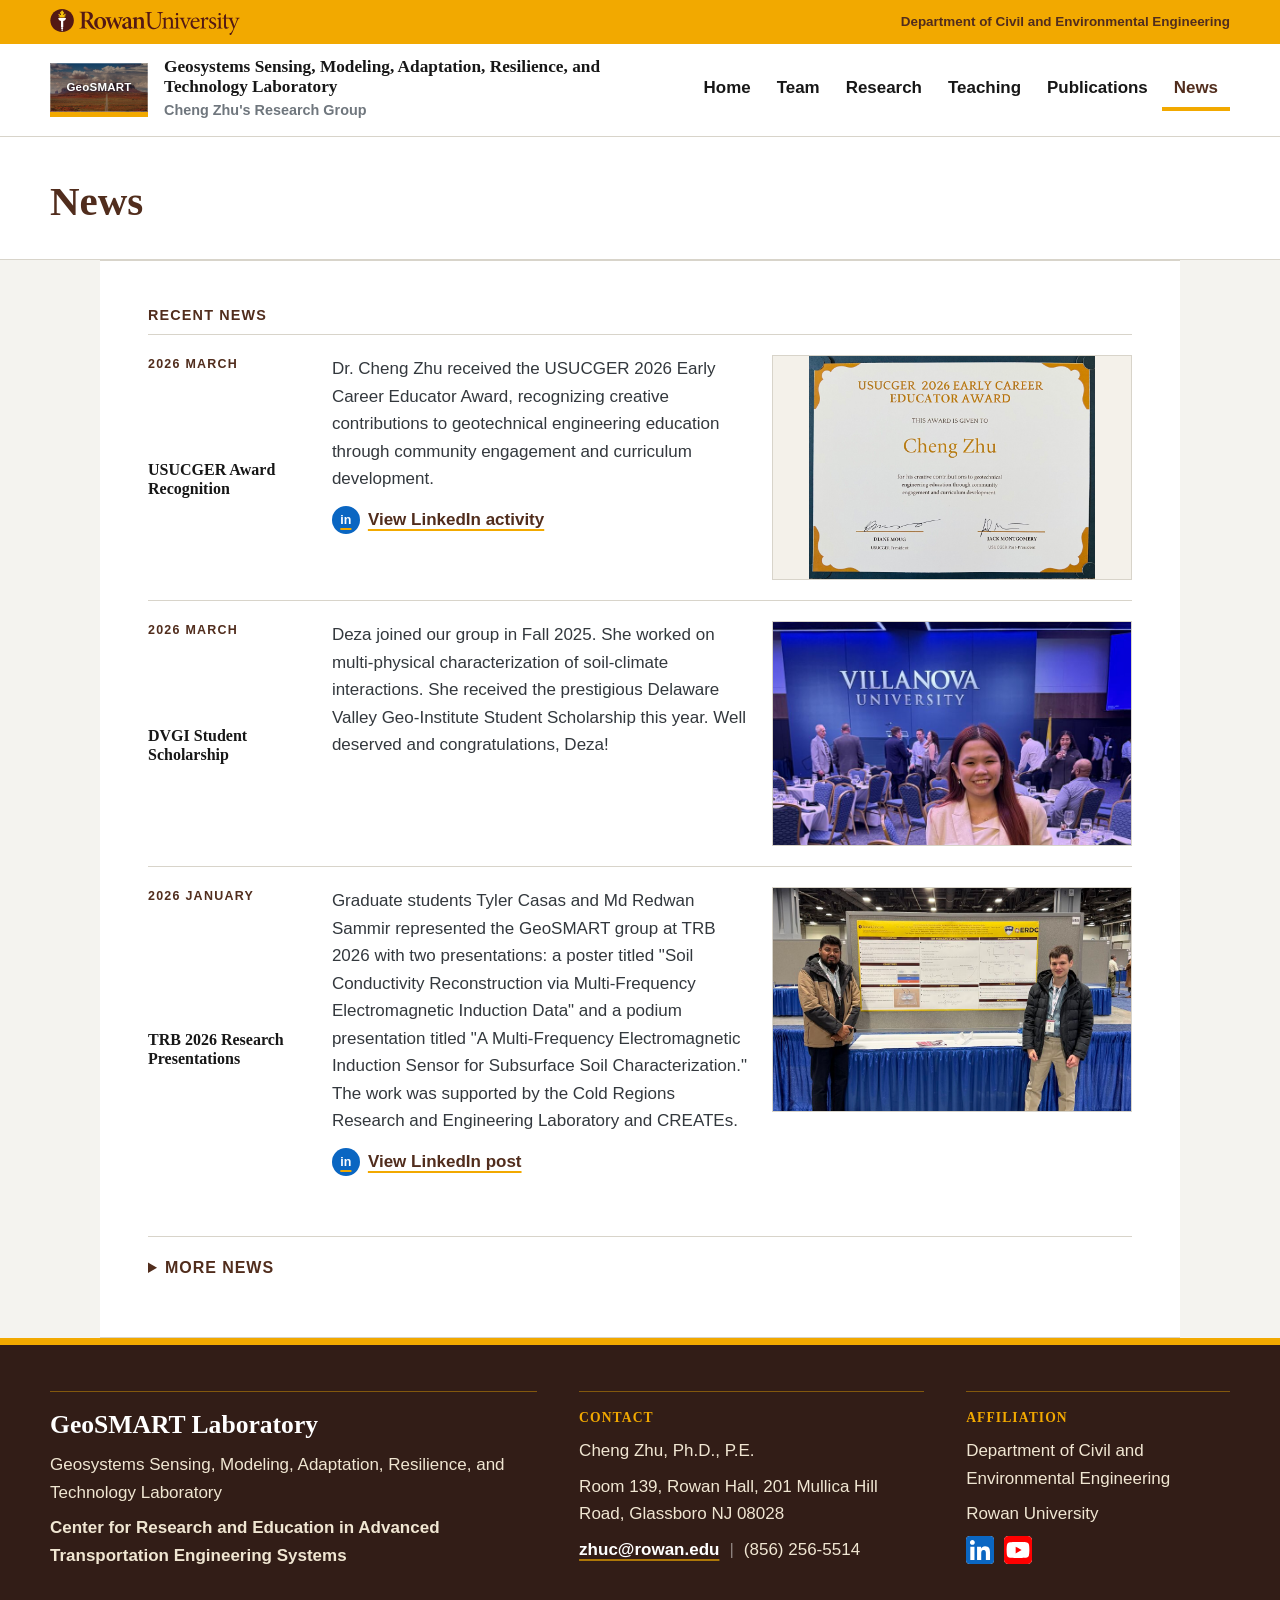
<file: news/index.html>
<!doctype html>
<html lang="en">
<head>
<meta charset="utf-8">
<meta name="viewport" content="width=device-width, initial-scale=1">
<title>News | GeoSMART</title>
<meta name="description" content="News and updates from the GeoSMART Laboratory">
<link rel="stylesheet" href="../assets/styles.css">
<!-- Google tag (gtag.js) -->
<script async src="https://www.googletagmanager.com/gtag/js?id=G-V3G0BB5RFM"></script>
<script>
  window.dataLayer = window.dataLayer || [];
  function gtag(){dataLayer.push(arguments);}
  gtag('js', new Date());

  gtag('config', 'G-V3G0BB5RFM');
</script>
</head>
<body>
<header class="site-header"><div class="affiliation-bar"><div class="affiliation-inner"><a class="rowan-lockup" href="https://www.rowan.edu/" aria-label="Rowan University"><img src="../assets/brand/RowanLogo.svg" alt="Rowan University logo"><span class="rowan-wordmark">Rowan University</span></a><span>Department of Civil and Environmental Engineering</span></div></div><div class="header-inner"><a class="brand" href="../index.html"><span class="brand-mark">GeoSMART</span><strong>Geosystems Sensing, Modeling, Adaptation, Resilience, and Technology Laboratory</strong><span>Cheng Zhu's Research Group</span></a><button class="menu-toggle" type="button" aria-label="Toggle navigation" aria-expanded="false">&#9776;</button><nav class="nav" aria-label="Main navigation"><a href="../index.html">Home</a><a href="../about/index.html">Team</a><a href="../research/index.html">Research</a><a href="../teaching/index.html">Teaching</a><a href="../publications/index.html">Publications</a><a href="../news/index.html" aria-current="page">News</a></nav></div></header>
<main><section class="page-hero"><div class="page-title"><h1>News</h1></div></section><section class="section news-full"><div class="recent-news-list"><article class="news-card"><p class="news-date">2026 March</p><h2>USUCGER Award Recognition</h2><div class="news-body"><p>Dr. Cheng Zhu received the USUCGER 2026 Early Career Educator Award, recognizing creative contributions to geotechnical engineering education through community engagement and curriculum development.</p><img src="../assets/news/usucger-2026-award.jpeg" alt="USUCGER 2026 Early Career Educator Award certificate" loading="lazy"><p><a class="text-link external-profile" href="https://www.linkedin.com/in/cheng-zhu-71300966/recent-activity/all/" target="_blank" rel="noopener"><span class="profile-icon linkedin-icon" aria-hidden="true">in</span>View LinkedIn activity</a></p></div></article><article class="news-card"><p class="news-date">2026 March</p><h2>DVGI Student Scholarship</h2><div class="news-body"><p>Deza joined our group in Fall 2025. She worked on multi-physical characterization of soil-climate interactions. She received the prestigious Delaware Valley Geo-Institute Student Scholarship this year. Well deserved and congratulations, Deza!</p><img class="image-focus-top" src="../assets/news/1775479908455.jpeg" alt="DVGI Student Scholarship" loading="lazy"></div></article><article class="news-card"><p class="news-date">2026 January</p><h2>TRB 2026 Research Presentations</h2><div class="news-body"><p>Graduate students Tyler Casas and Md Redwan Sammir represented the GeoSMART group at TRB 2026 with two presentations: a poster titled &quot;Soil Conductivity Reconstruction via Multi-Frequency Electromagnetic Induction Data&quot; and a podium presentation titled &quot;A Multi-Frequency Electromagnetic Induction Sensor for Subsurface Soil Characterization.&quot; The work was supported by the Cold Regions Research and Engineering Laboratory and CREATEs.</p><img class="image-focus-center" src="../assets/news/trb-2026-presentations.jpeg" alt="Tyler Casas and Md Redwan Sammir presenting GeoSMART research at TRB 2026" loading="lazy"><p><a class="text-link external-profile" href="https://www.linkedin.com/feed/update/urn:li:activity:7418030293867094016/" target="_blank" rel="noopener"><span class="profile-icon linkedin-icon" aria-hidden="true">in</span>View LinkedIn post</a></p></div></article></div><details class="more-news"><summary>More news</summary><div class="recent-news-list archive-news-list"><article class="news-card"><p class="news-date">2023 November</p><h2>Research Presentations to CRREL</h2><div class="news-body"><p>The annual project meeting of CREATEs and CRREL was held from November 6 to 9, 2023 at South Jersey Technology Park. Together with other collaborators, Dr. Zhu&#x27;s team members including Mr. Chenchen Huang and Mr. Weiling Cai presented their project updates and new phases about iFROST Mapper and pavement modeling projects. Good job everyone for completing the presentations!</p><img class="image-focus-center" src="../assets/news/IMG_6817.jpeg" alt="Research presentations to CRREL" loading="lazy"></div></article><article class="news-card"><p class="news-date">2023 June</p><h2>Rui Liu Successfully Defended His Ph.D. Dissertation</h2><div class="news-body"><p>Mr. Rui Liu passed his Ph.D. dissertation defense, entitled &quot;Evaluating frozen soil properties with electrical resistivity measurement and electro-magnetic induction methods&quot; in front of a committee constituted of Dr. Cheng Zhu, Dr. Yusuf Mehta, Dr. John Schmalzel, Dr. Gilson Lomboy, and Dr. Benjamin Barrowes. Congratulations Rui!</p><img class="image-portrait" src="../assets/news/rui_edited.jpg" alt="Rui Liu dissertation defense" loading="lazy"></div></article><article class="news-card"><p class="news-date">2023 January</p><h2>Rui and Shaini Presented at TRB</h2><div class="news-body"><p>Postdoctoral fellow Shaini and doctoral student Rui gave two podium presentations at TRB 2023 in Washington DC. Their research shows recent results on electrical resistivity measurement of frozen soils and biochar-improved soil responses under changing climate conditions.</p><img class="image-portrait" src="../assets/news/IMG-0516_Shaini3_edited.jpg" alt="TRB 2023 presentations" loading="lazy"></div></article><article class="news-card"><p class="news-date">2022 December</p><h2>Chenchen Passes His Ph.D. Proposal Defense</h2><div class="news-body"><p>Ph.D. student Mr. Chenchen Huang passed both his qualification exam and dissertation proposal defense in December 2022. His proposal focused on multi-scale numerical analyses of construction materials for improved resilience and sustainability of civil infrastructures.</p></div></article><article class="news-card"><p class="news-date">2022 May</p><h2>Research Presentations to ERDC</h2><div class="news-body"><p>The annual project meeting of CREATEs and ERDC was held from May 16 to 19, 2022 at South Jersey Technology Park. Dr. Cheng Zhu, Rui Liu, Chenchen Huang, and Jim Kang presented project updates and new phases about iFROST Mapper and pavement modeling projects.</p><img src="../assets/news/Slide1.jpeg" alt="Research presentations to ERDC" loading="lazy"></div></article><article class="news-card"><p class="news-date">2022 March</p><h2>Rowan Students Showcased at DVGI 2022</h2><div class="news-body"><p>Three Rowan University students were highlighted at the 2022 Delaware Valley Geo-Institute Student Night event held at Villanova University. Kaniz Roksana gave a podium presentation, Chenchen Huang gave a poster presentation, and undergraduate student Kayla King won the DVGI Student Scholarship.</p><img class="image-focus-top" src="../assets/news/dvgi-2022-chenchen-poster.jpg" alt="DVGI 2022 student night" loading="lazy"></div></article><article class="news-card"><p class="news-date">2022 February</p><h2>DVEW Student Paper Award Winners</h2><div class="news-body"><p>Rowan University students Kaniz Roksana, Kayla King, Sarah Herchenroder, Daniel Horner, Nicolas Zugaib, Husain Ali, and Jacob Christy won the Outstanding Student Paper Award for their paper titled &quot;Remediation of Soil Desiccation Cracking by Bioremediation Techniques.&quot;</p><img class="image-focus-center" src="../assets/news/dvew-2022-award-group.JPG" alt="DVEW student paper award winners" loading="lazy"></div></article><article class="news-card"><p class="news-date">2022 January</p><h2>Poster Presentations at TRB 2022</h2><div class="news-body"><p>Dr. Cheng Zhu and his research team were approved for two poster presentations at the 101st annual meeting of the Transportation Research Board: foamed concrete as an insulation layer for cold-region pavements and thermally/mechanically balanced insulated pavement design.</p><img class="image-focus-top" src="../assets/news/TRB-Zhuang.jpg" alt="TRB 2022 poster presentations" loading="lazy"></div></article><article class="news-card"><p class="news-date">2021 December</p><h2>The Fall 2021 Semester Comes to a Close</h2><div class="news-body"><p>The fall semester ended with three Engineering Clinic project presentations: electrical properties of soil during freeze-thaw conditions, soil stabilization through bio-cementation, and mixed reality games for active geotechnical learning.</p><img class="image-focus-center" src="../assets/news/fall-2021-clinic-presentations.png" alt="Fall 2021 engineering clinic presentations" loading="lazy"></div></article><article class="news-card"><p class="news-date">2021 November</p><h2>Zhuang Zhuo Successfully Defended His Ph.D. Dissertation</h2><div class="news-body"><p>Zhuang Zhuo passed his Ph.D. dissertation defense, entitled &quot;Design and Analysis of Flexible Insulated Pavement for Cold Region Applications.&quot; Congratulations Zhuang!</p><img class="image-focus-top" src="../assets/news/Zhuang.jpg" alt="Zhuang Zhuo dissertation defense" loading="lazy"></div></article><article class="news-card"><p class="news-date">2021 November</p><h2>Rowan University Well Represented at Geo-Extreme 2021</h2><div class="news-body"><p>Dr. Cheng Zhu and Ph.D. student Zhuang Zhuo presented insulated pavement research at Geo-Extreme 2021 in Savannah, Georgia. The presentation gained interest from scholars and received valuable comments.</p><img class="image-focus-center" src="../assets/news/geo-extreme-2021.jpg" alt="Geo-Extreme 2021 presentation" loading="lazy"></div></article><article class="news-card"><p class="news-date">2021 September</p><h2>Project Presentations to ERDC</h2><div class="news-body"><p>Dr. Cheng Zhu and Ph.D. student Zhuang Zhuo presented project updates about the iFROST Mapper and insulated pavement project during the annual CREATEs and ERDC project meeting.</p><img src="../assets/news/WechatIMG30.jpeg" alt="Project presentations to ERDC" loading="lazy"></div></article><article class="news-card"><p class="news-date">2021 February</p><h2>Rowan University Well Represented at DVEW</h2><div class="news-body"><p>The Engineers&#x27; Club of Philadelphia hosted the 2021 Delaware Valley Engineers Week virtually. Rowan University students won two of the three Outstanding Student Paper Awards. Great job everyone!</p><img src="../assets/news/Engineers-Club.jpg" alt="Delaware Valley Engineers Week" loading="lazy"></div></article><article class="news-card"><p class="news-date">2021 January</p><h2>The GeoSMART Team Expands</h2><div class="news-body"><p>The group welcomed two Ph.D. students, Chenchen Huang and Kaniz Roksana, and postdoctoral fellow Dr. Shaini Aluthgun Hewage. Welcome to Rowan University!</p><img class="image-focus-top" src="../assets/news/image0.jpeg" alt="New group members" loading="lazy"></div></article><article class="news-card"><p class="news-date">2020 December</p><h2>Rui Passes His Ph.D. Proposal Defense</h2><div class="news-body"><p>Ph.D. student Rui Liu passed both his qualification exam and dissertation proposal defense. Rui continued research on electrical properties of frozen soil while aiding the iFROST Mapper project funded by the US Army Corps of Engineers.</p><img class="image-portrait" src="../assets/news/rui_edited.jpg" alt="Rui proposal defense" loading="lazy"></div></article><article class="news-card"><p class="news-date">2020 May</p><h2>Mark Vail Graduates with a Master&#x27;s Degree</h2><div class="news-body"><p>The group congratulates Mark Vail on earning his M.S. degree in Civil Engineering. His work focused on bio-remediation of desiccation cracks in clay soils.</p><img class="image-portrait" src="../assets/news/Mark-Vail.jpg" alt="Mark Vail graduation" loading="lazy"></div></article><article class="news-card"><p class="news-date">2020 March</p><h2>Graduate Students Represent Rowan at DVGI Student Night</h2><div class="news-body"><p>The 2020 Delaware Valley Geo-Institute Students Night was held on March 11 at Villanova University. Rowan Ph.D. students Zhuang Zhuo and Rui Liu presented research on insulated pavements and frozen soil electrical resistivity.</p><img src="../assets/news/BannerDVGI.jpg" alt="DVGI student night" loading="lazy"></div></article><article class="news-card"><p class="news-date">2020 February</p><h2>Outstanding Paper Recognized at DVEW Awards</h2><div class="news-body"><p>Mark Vail, Michael Moroski, Nathaniel Maute, Luke Anderson, and Jiwon Yang were recognized for work on crack remediation using bio-cement and bottom ash admixture for clay under wetting-drying cycles.</p><img class="image-portrait" src="../assets/news/DVEW-2020.png" alt="DVEW 2020 award ceremony" loading="lazy"></div></article><article class="news-card"><p class="news-date">2020 January</p><h2>Rowan Well-Represented at Annual TRB Meeting</h2><div class="news-body"><p>At the 99th Annual Transportation Research Board Meeting, Rowan M.S. student Mark Vail and Ph.D. student Zhuang Zhuo presented research on MICP-treated bentonite and insulated pavement systems.</p><img class="image-focus-top" src="../assets/news/TRB-Zhuang.jpg" alt="TRB 2020 presentations" loading="lazy"></div></article><article class="news-card"><p class="news-date">2019 November</p><h2>Zhuang Zhuo Passes His Ph.D. Qualification Exam</h2><div class="news-body"><p>Zhuang Zhuo passed his Ph.D. Qualification Exam on experimental and numerical investigations of insulated pavement in cold regions.</p><img class="image-focus-top" src="../assets/news/Zhuang.jpg" alt="Zhuang qualification exam" loading="lazy"></div></article><article class="news-card"><p class="news-date">2019 August</p><h2>Rui Liu Joins the Rowan Team</h2><div class="news-body"><p>Rui Liu joined the research lab as a Ph.D. student after earning B.Eng. and M.S. degrees in Geotechnical Engineering from Southeast University, Nanjing, China. Welcome to Rowan Rui!</p><img class="image-portrait" src="../assets/news/rui_edited.jpg" alt="Rui Liu joins the group" loading="lazy"></div></article><article class="news-card"><p class="news-date">2019 June</p><h2>Rowan M.S. Student Honored with Distinguished Fellowship</h2><div class="news-body"><p>Rowan M.S. student Danilo Zeppilli received a Chateaubriand Fellowship and continued a research internship at École des Ponts ParisTech.</p></div></article><article class="news-card"><p class="news-date">2019 June</p><h2>Mark Vail Represents Rowan at EGRWSE Conference</h2><div class="news-body"><p>Mark Vail attended the EGRWSE conference at the University of Illinois at Chicago and presented work on remediation of desiccation cracking in bentonite through MICP.</p><img class="image-portrait" src="../assets/news/1200px-University_of_Illinois_at_Chicago.png" alt="EGRWSE conference at UIC" loading="lazy"></div></article><article class="news-card"><p class="news-date">2019 June</p><h2>SHAKER Shield Named Outstanding CEE Clinic</h2><div class="news-body"><p>The SHAKER Shield was named the Outstanding Rowan Civil Engineering Clinic for the 2018-2019 academic year. The project designed a seismic-protection device for individuals and small groups.</p><img class="image-focus-top" src="../assets/news/IMG_0877.jpg" alt="SHAKER Shield clinic recognition" loading="lazy"></div></article></div></details></section></main>
<footer class="site-footer"><div class="footer-inner"><div class="footer-brand"><strong>GeoSMART Laboratory</strong><p>Geosystems Sensing, Modeling, Adaptation, Resilience, and Technology Laboratory</p><p class="footer-center">Center for Research and Education in Advanced Transportation Engineering Systems</p></div><div class="footer-contact"><h2>Contact</h2><p>Cheng Zhu, Ph.D., P.E.</p><p>Room 139, Rowan Hall, 201 Mullica Hill Road, Glassboro NJ 08028</p><p><a href="mailto:zhuc@rowan.edu">zhuc@rowan.edu</a><span>|</span>(856) 256-5514</p></div><div class="footer-affiliation"><h2>Affiliation</h2><p>Department of Civil and Environmental Engineering</p><p>Rowan University</p><p class="footer-social"><a class="footer-social-link" href="https://www.linkedin.com/in/cheng-zhu-71300966/" target="_blank" rel="noopener" aria-label="Cheng Zhu on LinkedIn"><img src="../assets/brand/linkedin.svg" alt="" loading="lazy"></a><a class="footer-social-link" href="https://www.youtube.com/@georowan/about" target="_blank" rel="noopener" aria-label="GeoSMART Laboratory on YouTube"><img src="../assets/brand/youtube.svg" alt="" loading="lazy"></a></p></div></div></footer><script src="../assets/script.js"></script>
</body>
</html>
</file>
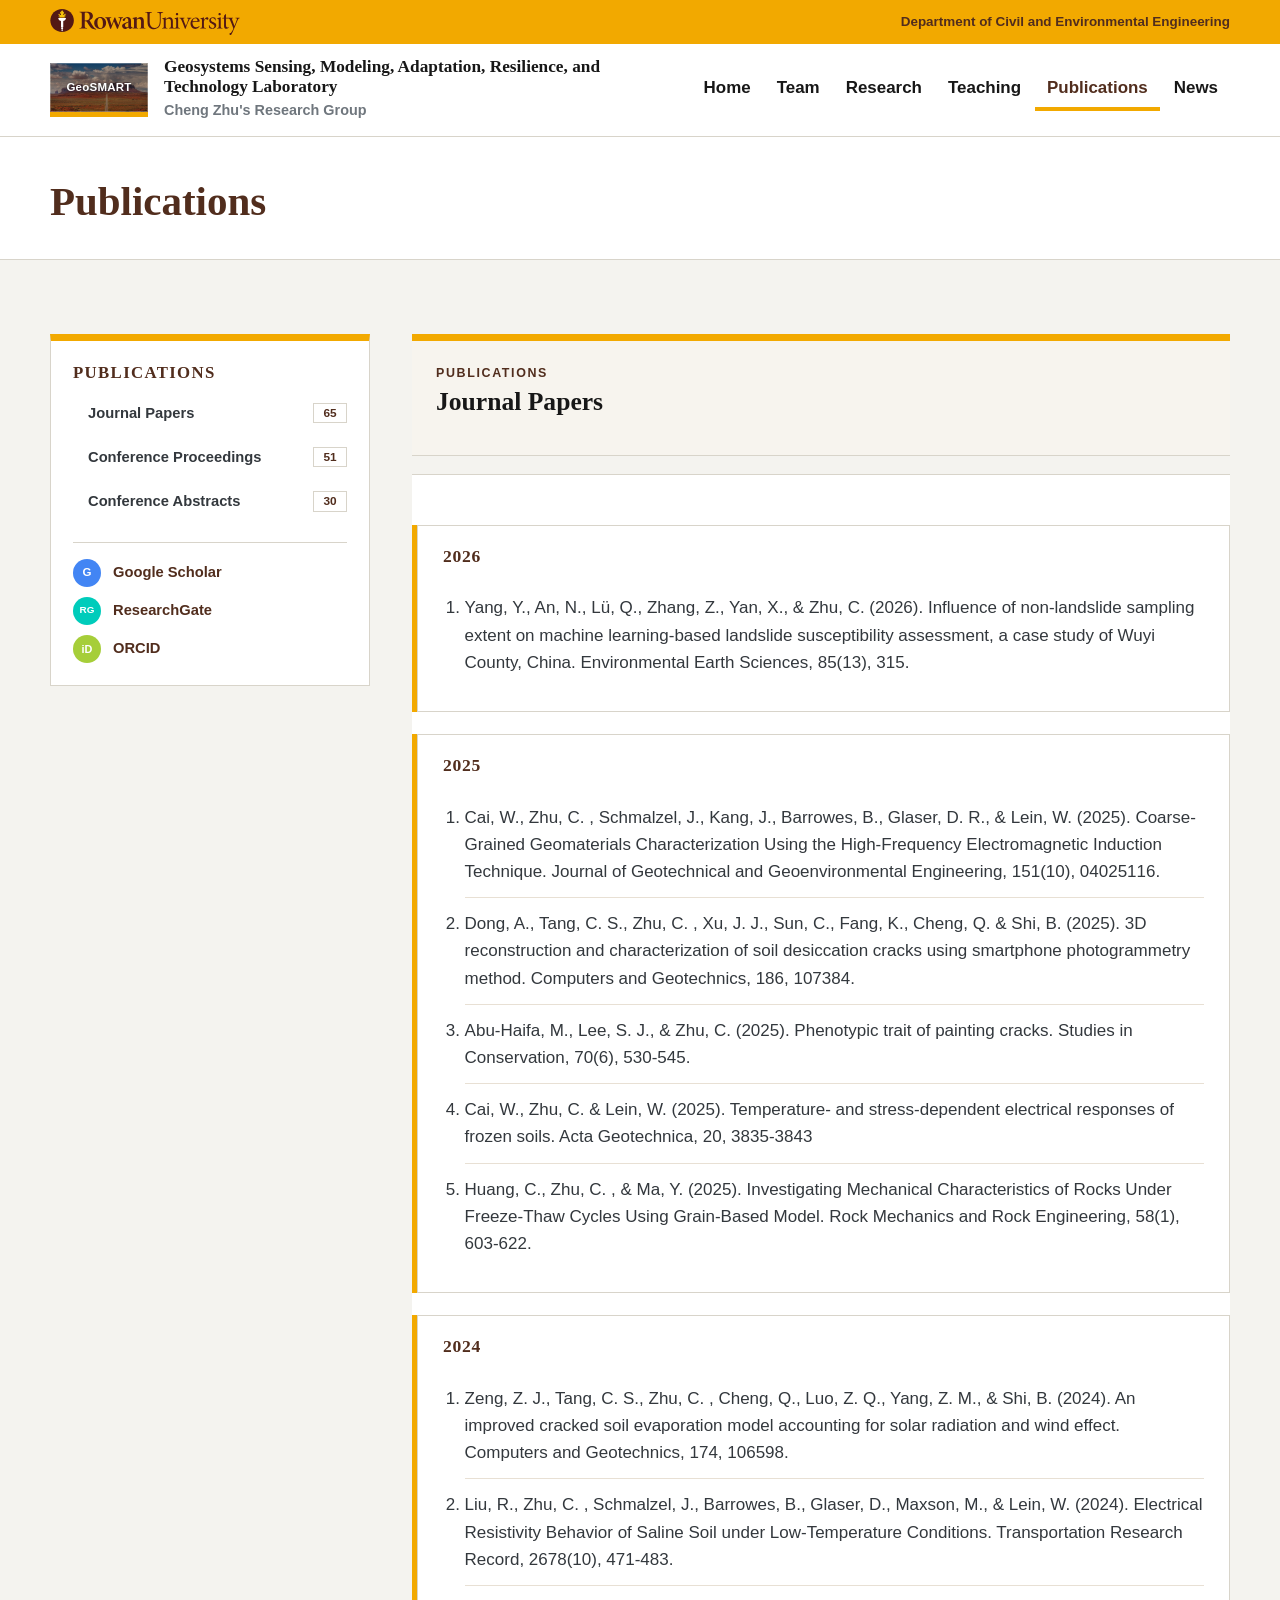
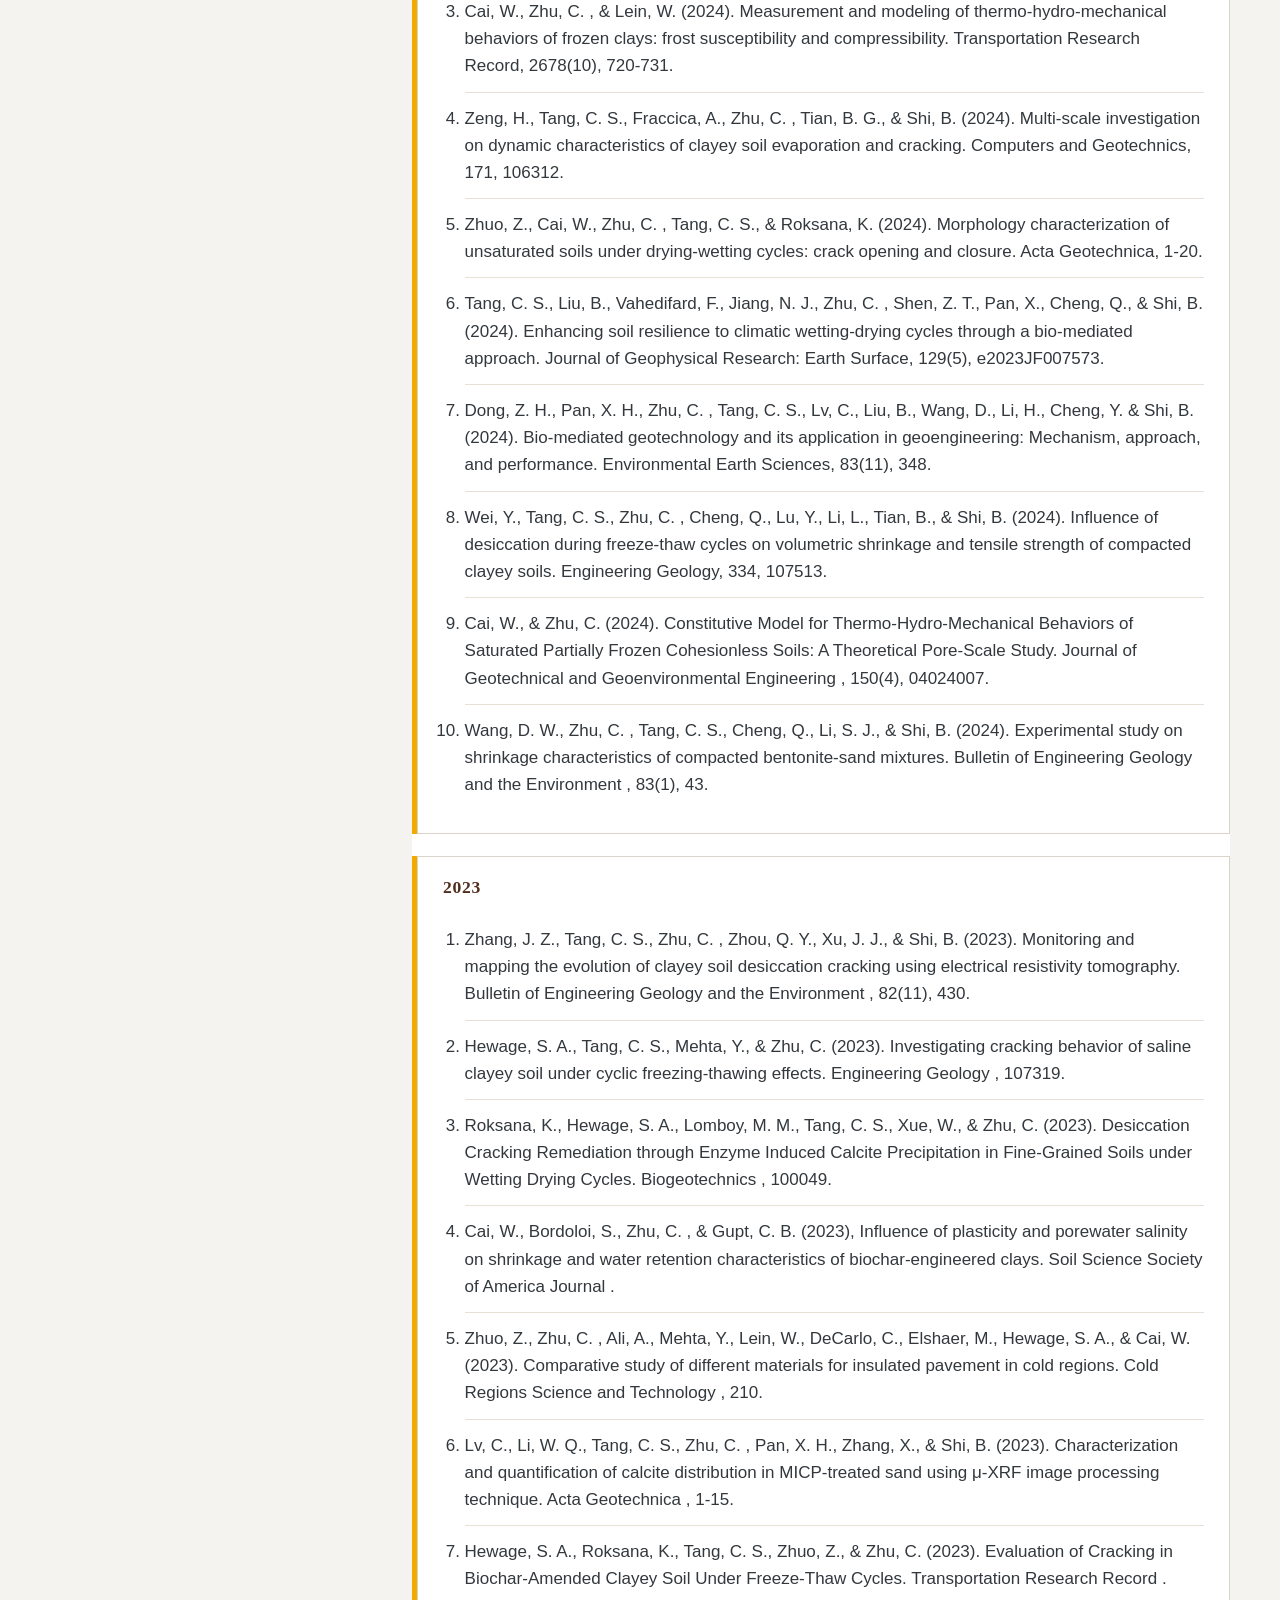
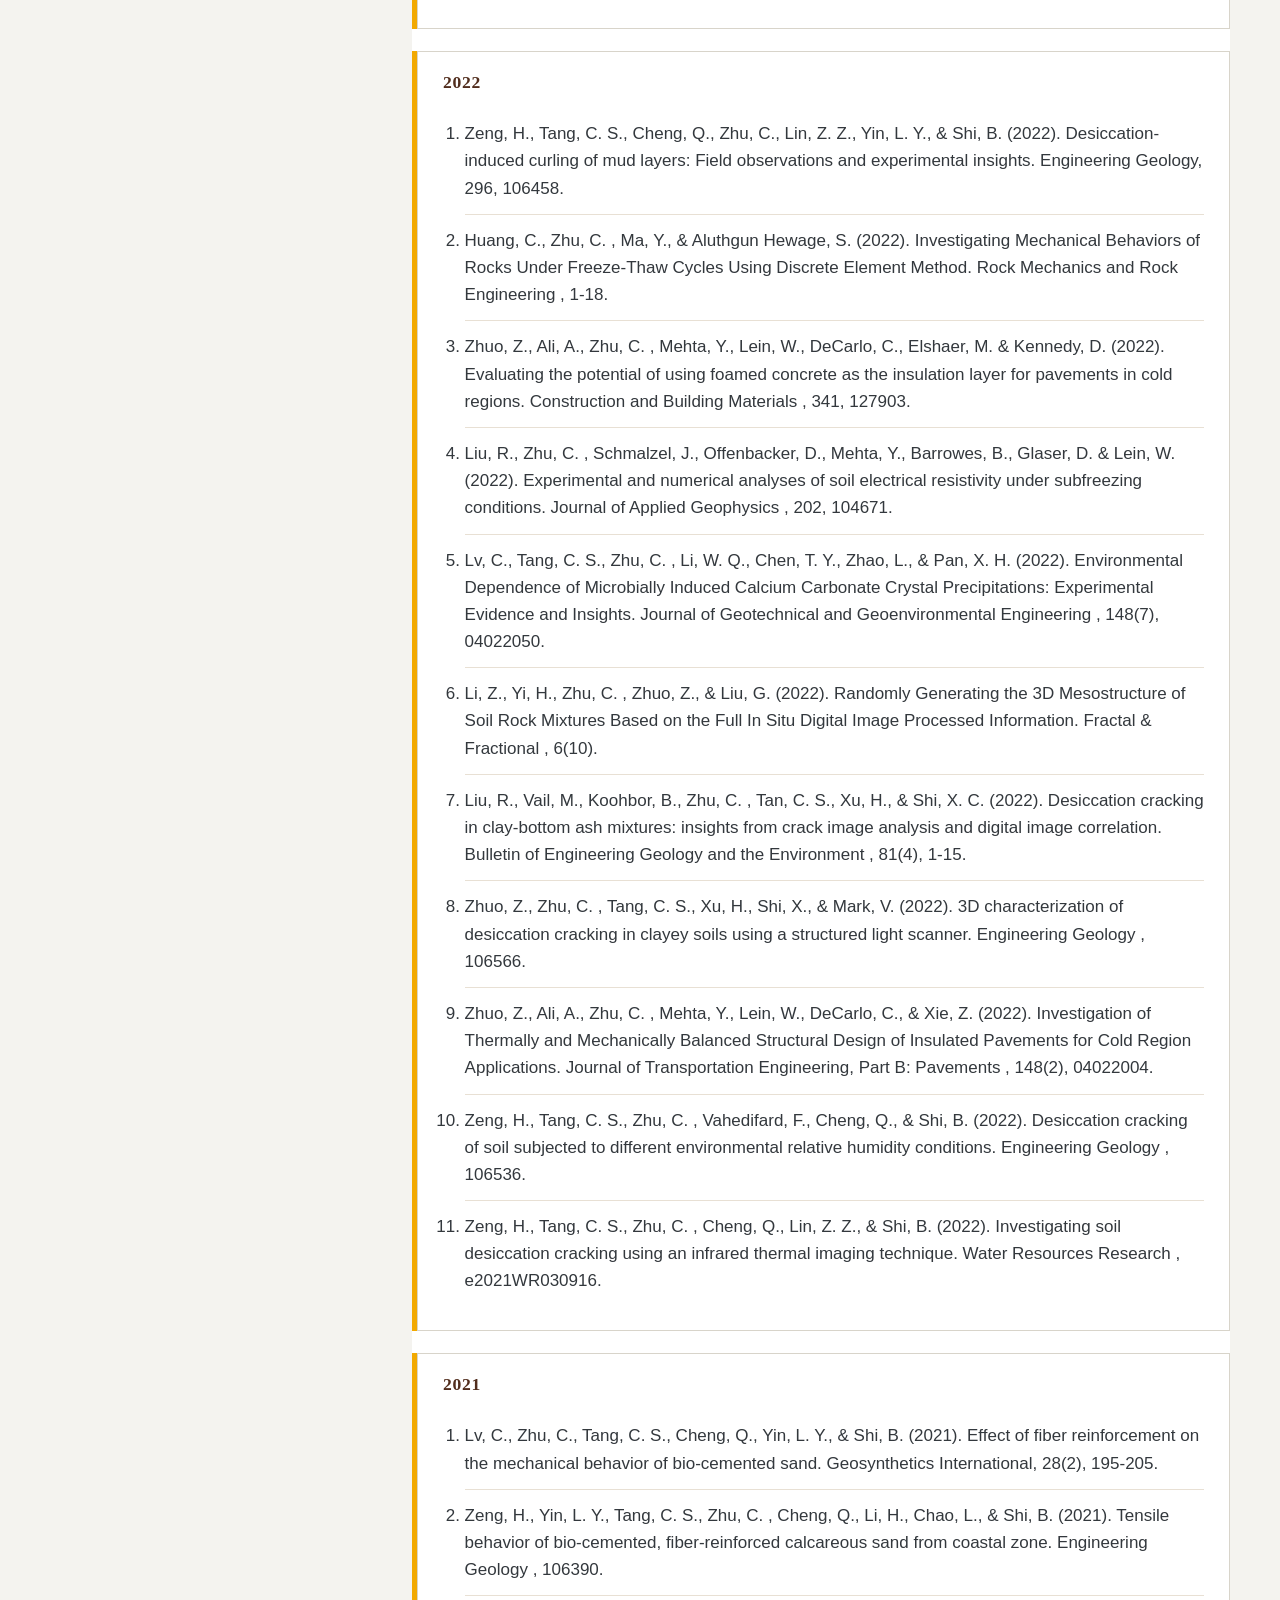
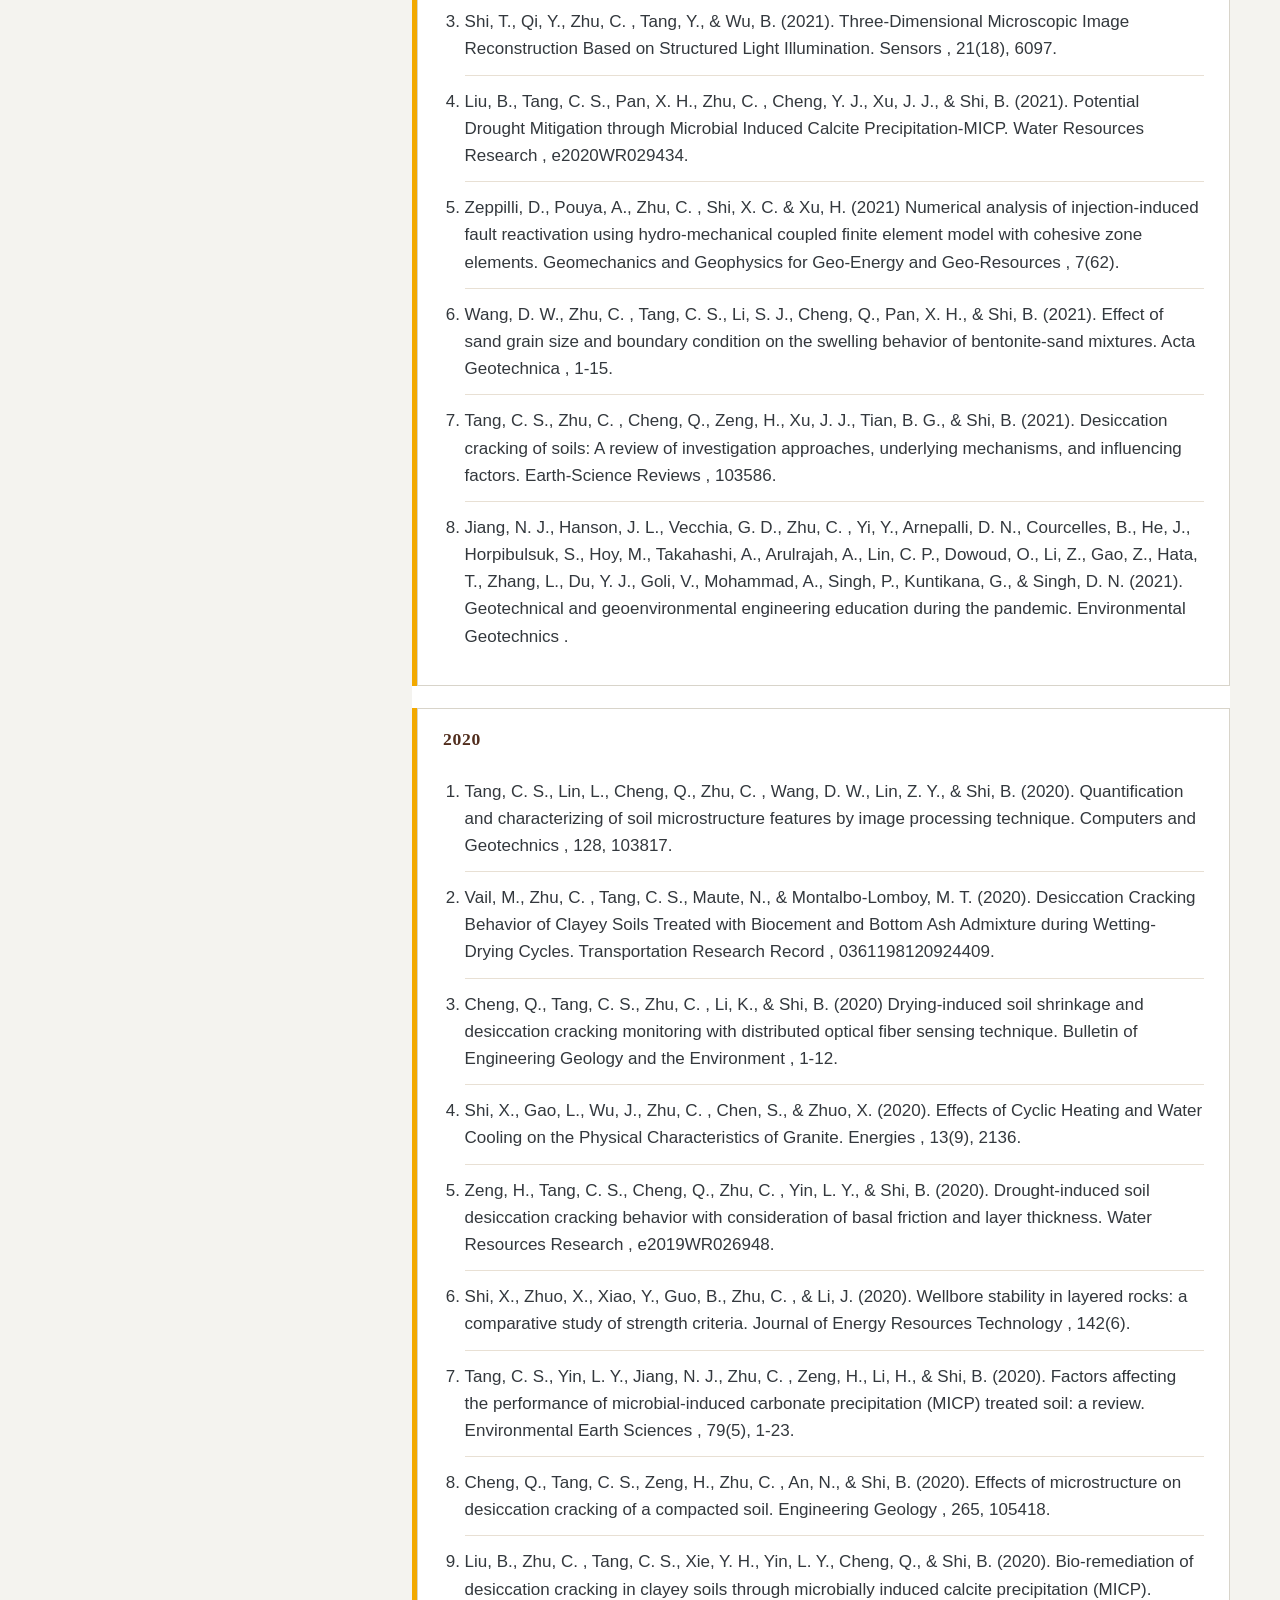
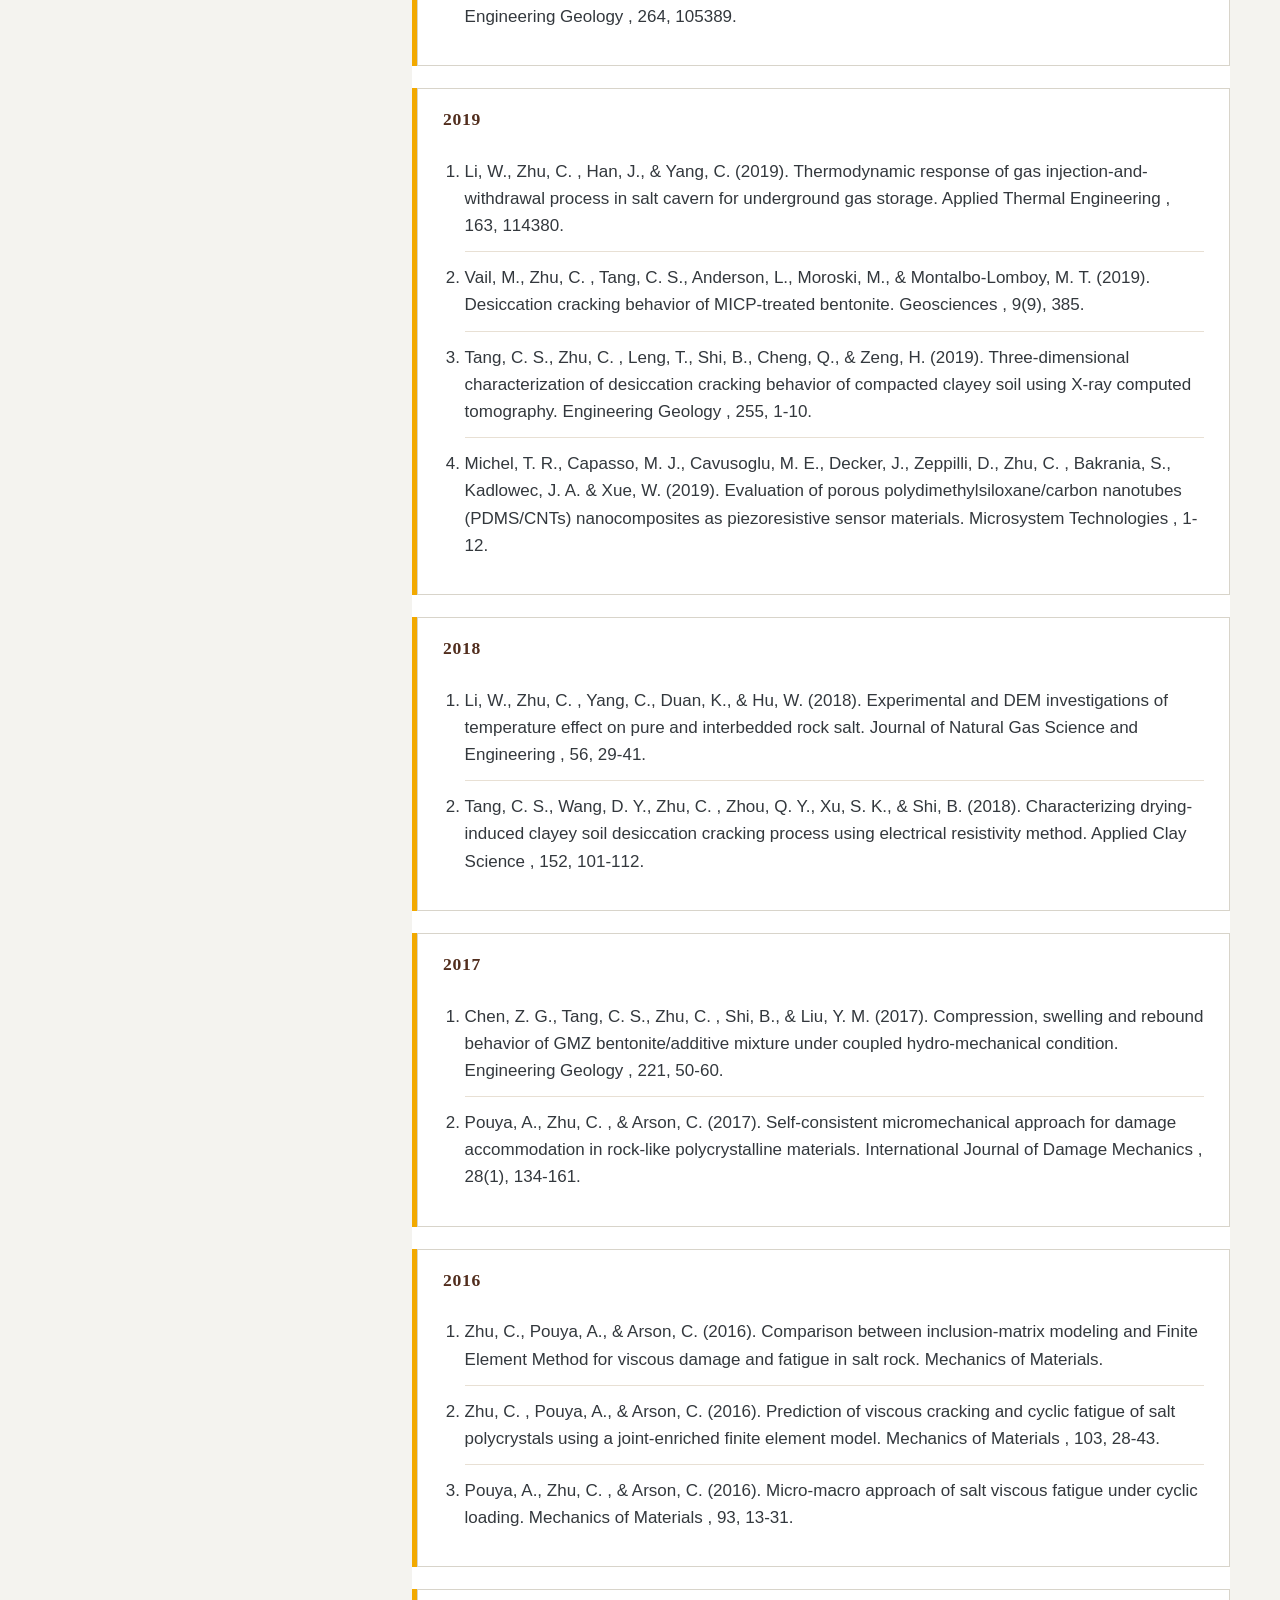
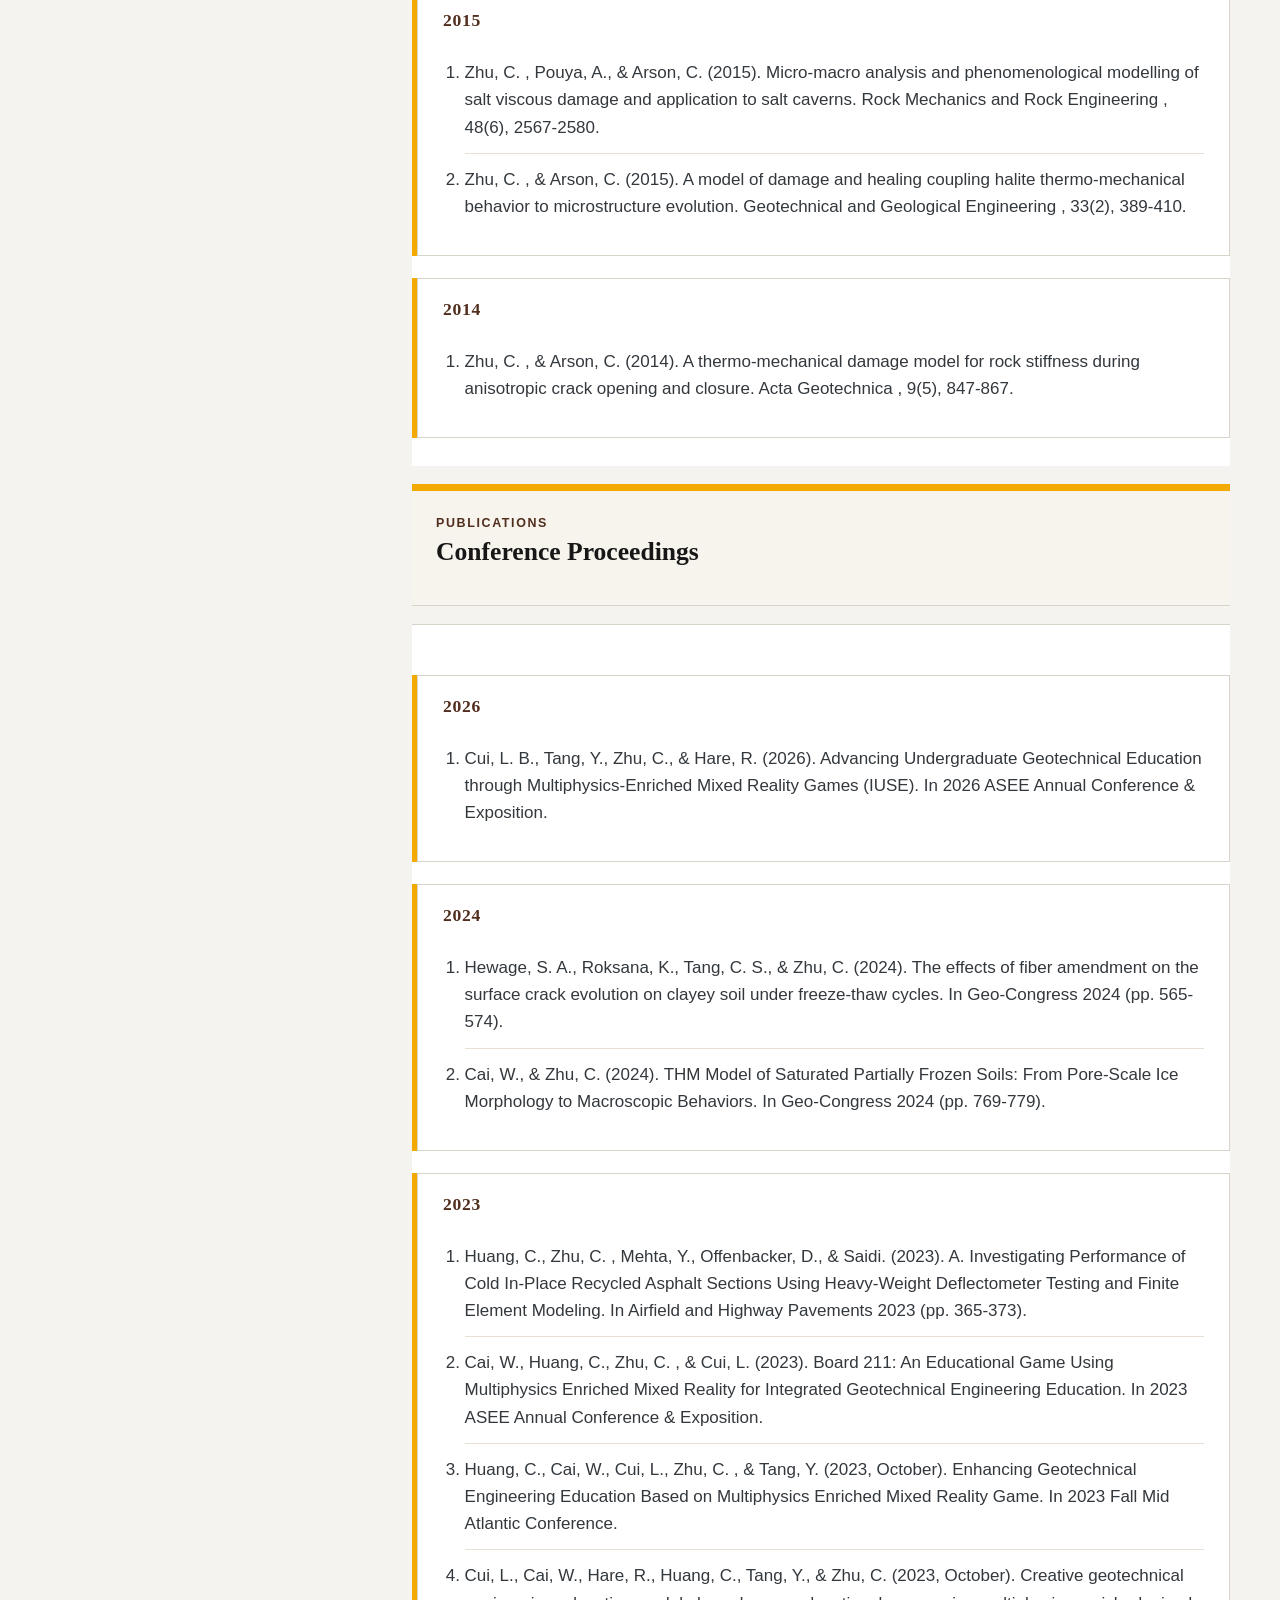
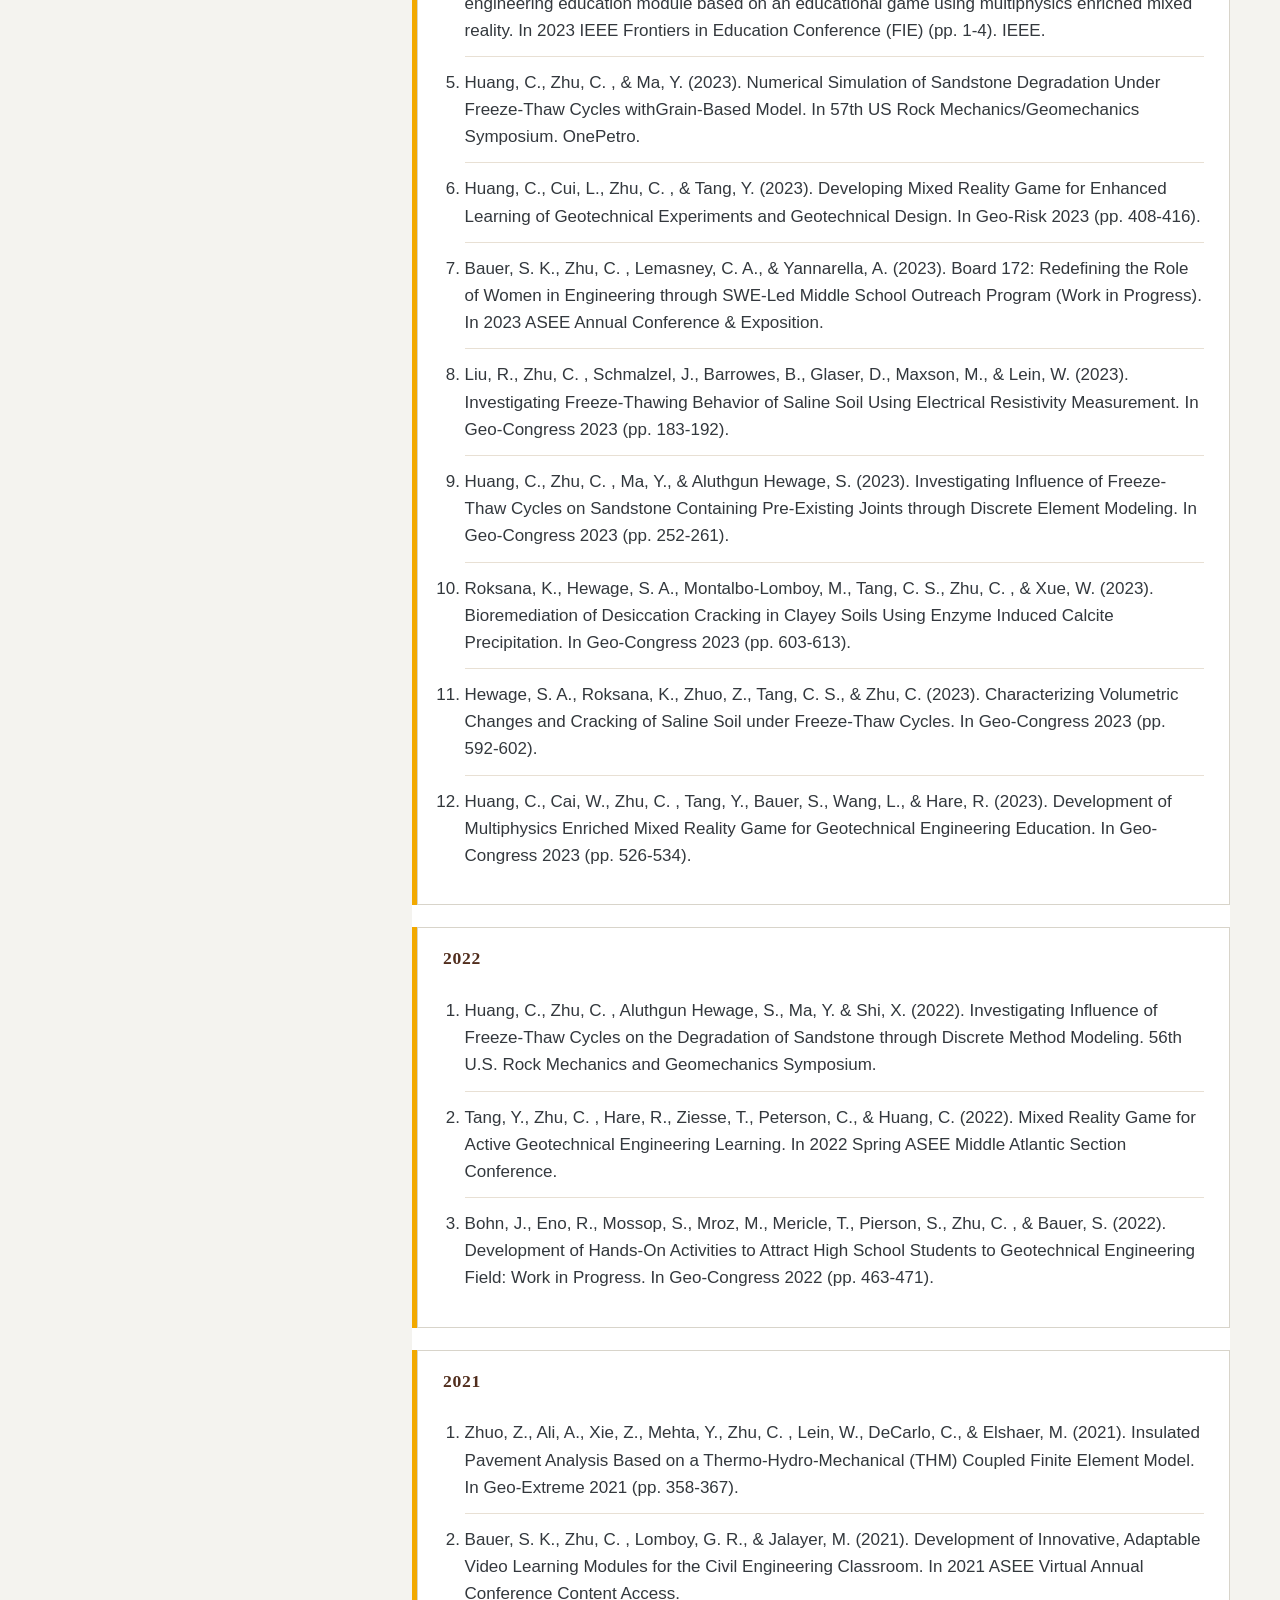
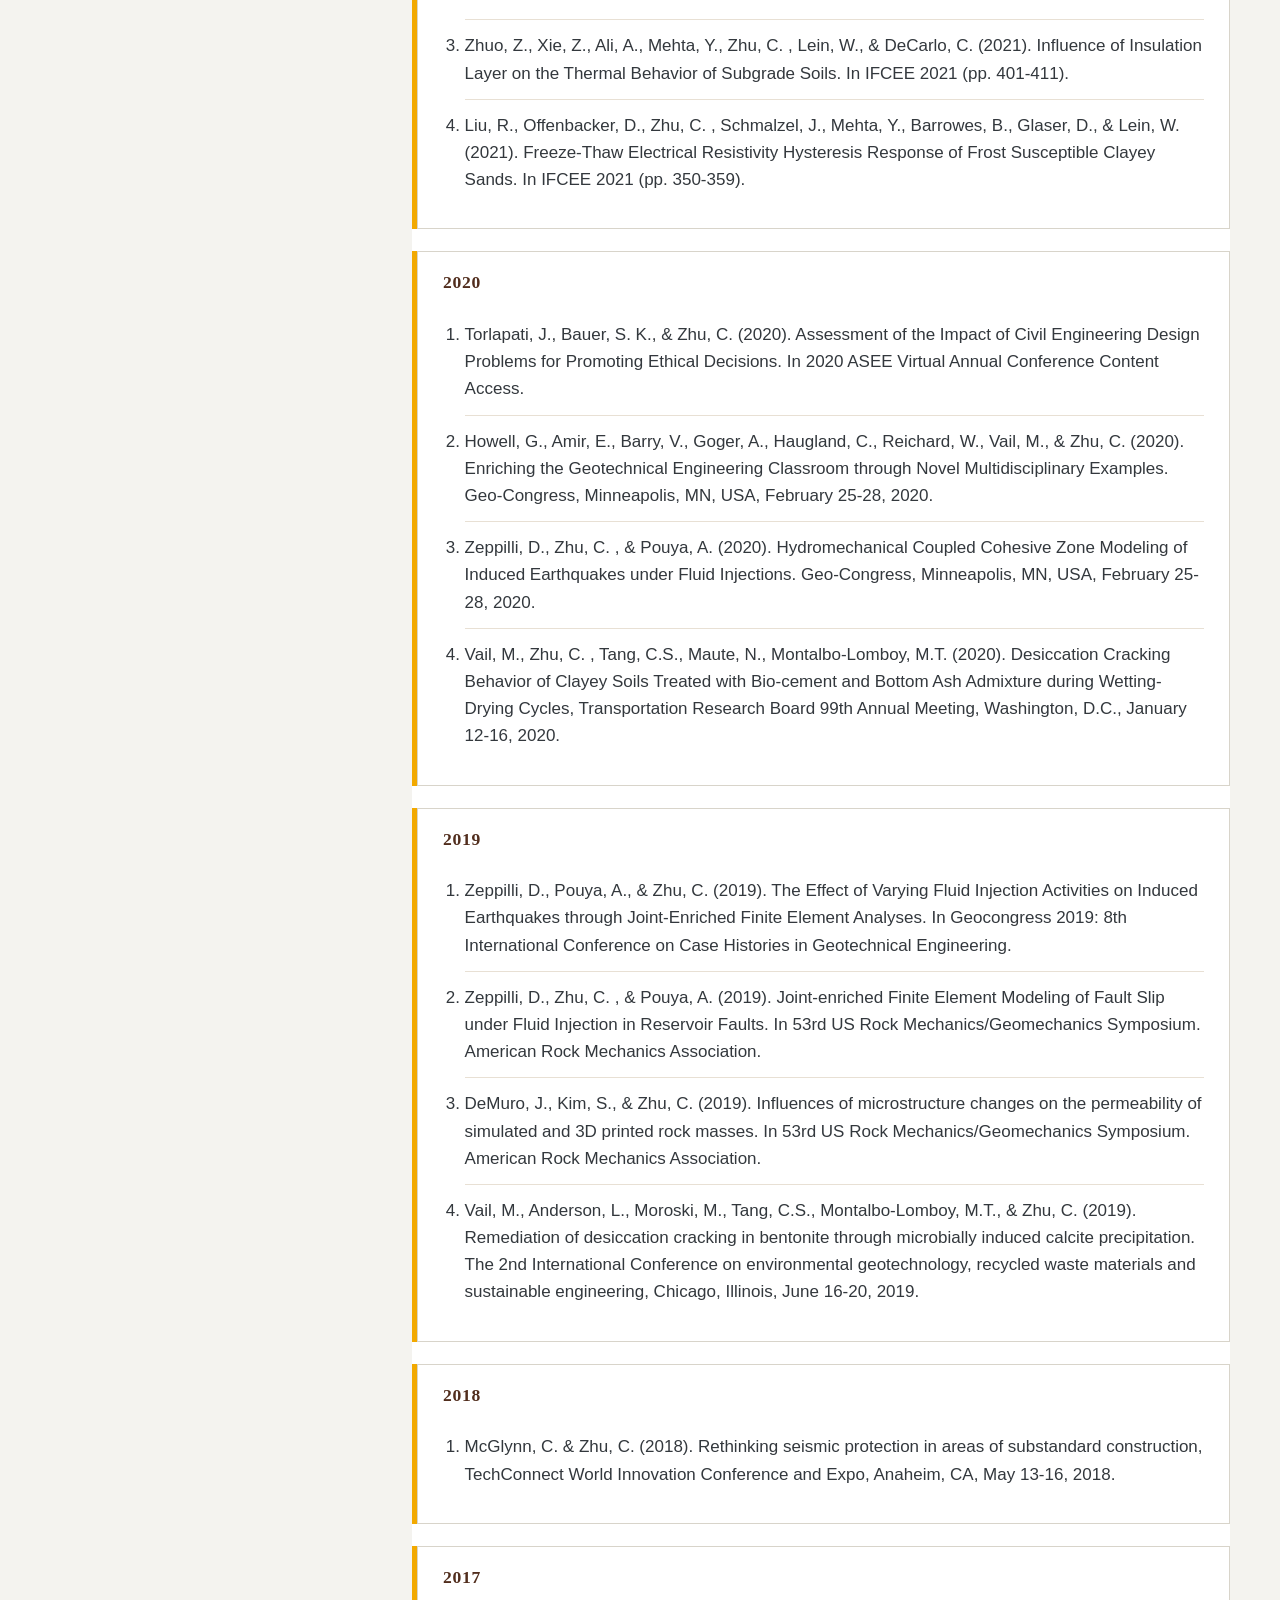
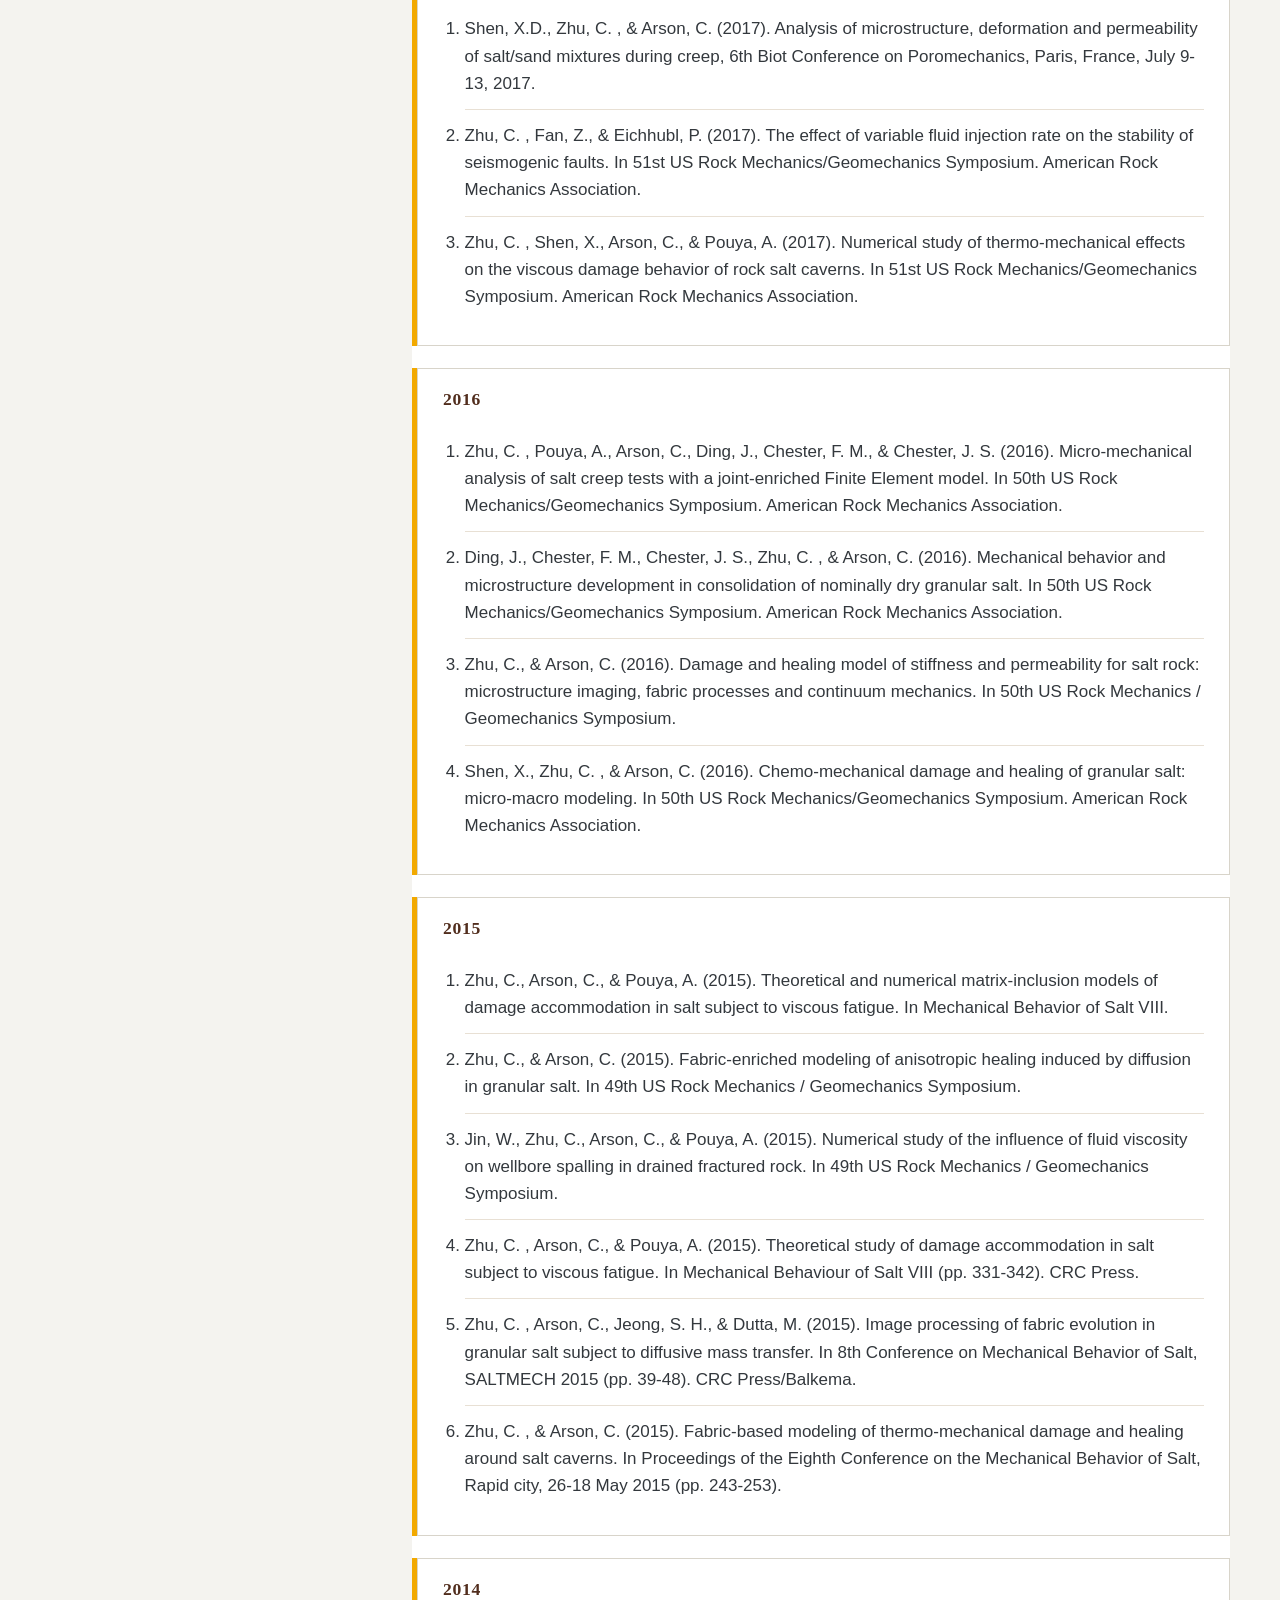
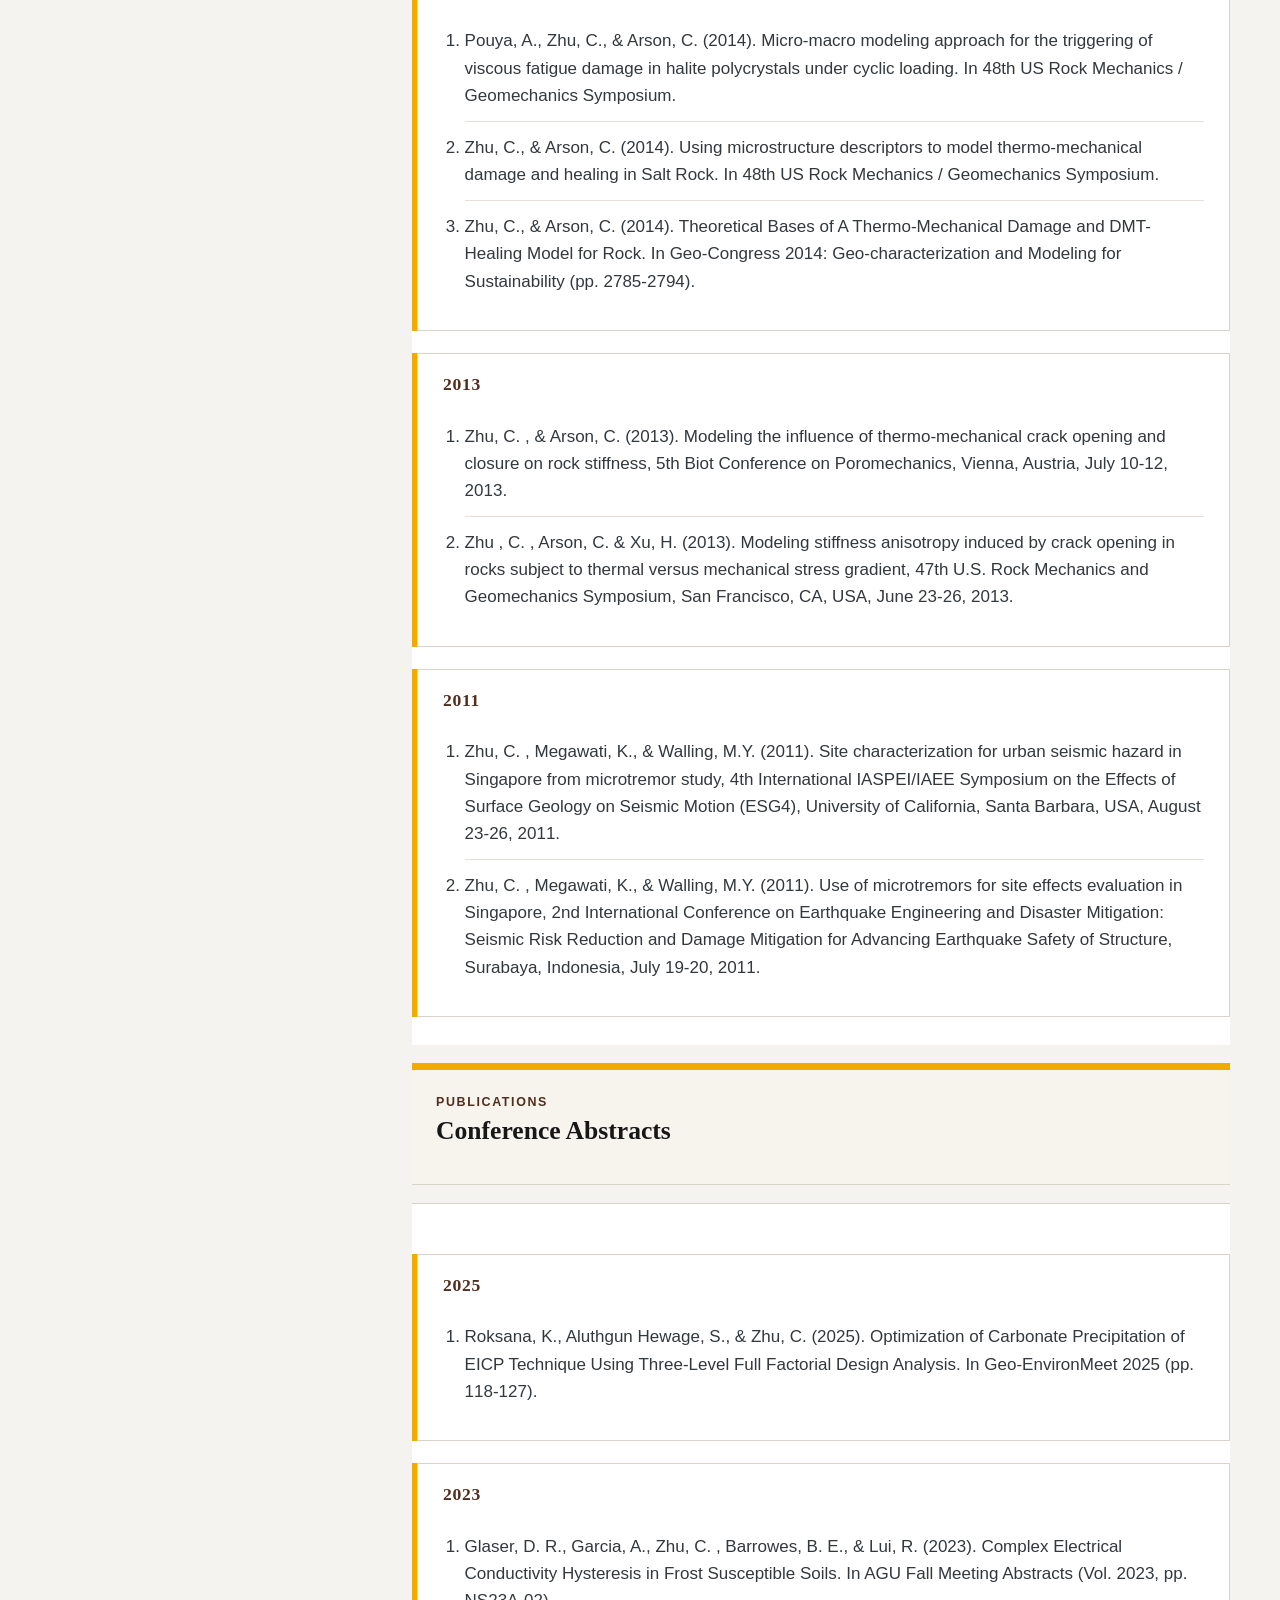
<file: publications/index.html>
<!doctype html>
<html lang="en">
<head>
<meta charset="utf-8">
<meta name="viewport" content="width=device-width, initial-scale=1">
<title>Publications | GeoSMART</title>
<meta name="description" content="Publications from GeoSMART Laboratory">
<link rel="stylesheet" href="../assets/styles.css">
<!-- Google tag (gtag.js) -->
<script async src="https://www.googletagmanager.com/gtag/js?id=G-V3G0BB5RFM"></script>
<script>
  window.dataLayer = window.dataLayer || [];
  function gtag(){dataLayer.push(arguments);}
  gtag('js', new Date());

  gtag('config', 'G-V3G0BB5RFM');
</script>
</head>
<body>
<header class="site-header"><div class="affiliation-bar"><div class="affiliation-inner"><a class="rowan-lockup" href="https://www.rowan.edu/" aria-label="Rowan University"><img src="../assets/brand/RowanLogo.svg" alt="Rowan University logo"><span class="rowan-wordmark">Rowan University</span></a><span>Department of Civil and Environmental Engineering</span></div></div><div class="header-inner"><a class="brand" href="../index.html"><span class="brand-mark">GeoSMART</span><strong>Geosystems Sensing, Modeling, Adaptation, Resilience, and Technology Laboratory</strong><span>Cheng Zhu's Research Group</span></a><button class="menu-toggle" type="button" aria-label="Toggle navigation" aria-expanded="false">&#9776;</button><nav class="nav" aria-label="Main navigation"><a href="../index.html">Home</a><a href="../about/index.html">Team</a><a href="../research/index.html">Research</a><a href="../teaching/index.html">Teaching</a><a href="../publications/index.html" aria-current="page">Publications</a><a href="../news/index.html">News</a></nav></div></header>
<main><section class="page-hero"><div class="page-title"><h1>Publications</h1></div></section><section class="section publication-layout publication-type-layout"><aside class="pub-index" aria-label="Publication types"><h2>Publications</h2><a class="menu-section-link" href="#pub-journal-papers"><span>Journal Papers</span><span class="publication-count">65</span></a><a class="menu-section-link" href="#pub-conference-proceedings"><span>Conference Proceedings</span><span class="publication-count">51</span></a><a class="menu-section-link" href="#pub-conference-abstracts"><span>Conference Abstracts</span><span class="publication-count">30</span></a><div class="publication-actions pub-profile-links"><a class="text-link external-profile" href="https://scholar.google.com/citations?user=kaVaOw0AAAAJ&amp;hl=en" target="_blank" rel="noopener"><span class="profile-icon scholar-icon" aria-hidden="true">G</span>Google Scholar</a><a class="text-link external-profile" href="https://www.researchgate.net/profile/Cheng-Zhu-18" target="_blank" rel="noopener"><span class="profile-icon researchgate-icon" aria-hidden="true">RG</span>ResearchGate</a><a class="text-link external-profile" href="https://orcid.org/0000-0001-5382-1003" target="_blank" rel="noopener"><span class="profile-icon orcid-icon" aria-hidden="true">iD</span>ORCID</a></div></aside><div class="pub-sections publication-flat"><div class="section-group-heading" id="pub-journal-papers"><p class="eyebrow">Publications</p><h2>Journal Papers</h2></div><section class="publication-section" id="journal-papers"><section class="publication-year-section"><h3>2026</h3><ol><li>Yang, Y., An, N., Lü, Q., Zhang, Z., Yan, X., &amp; Zhu, C. (2026). Influence of non-landslide sampling extent on machine learning-based landslide susceptibility assessment, a case study of Wuyi County, China. Environmental Earth Sciences, 85(13), 315.</li></ol></section><section class="publication-year-section"><h3>2025</h3><ol><li>Cai, W., Zhu, C. , Schmalzel, J., Kang, J., Barrowes, B., Glaser, D. R., &amp; Lein, W. (2025). Coarse-Grained Geomaterials Characterization Using the High-Frequency Electromagnetic Induction Technique. Journal of Geotechnical and Geoenvironmental Engineering, 151(10), 04025116.</li><li>Dong, A., Tang, C. S., Zhu, C. , Xu, J. J., Sun, C., Fang, K., Cheng, Q. &amp; Shi, B. (2025). 3D reconstruction and characterization of soil desiccation cracks using smartphone photogrammetry method. Computers and Geotechnics, 186, 107384.</li><li>Abu-Haifa, M., Lee, S. J., &amp; Zhu, C. (2025). Phenotypic trait of painting cracks. Studies in Conservation, 70(6), 530-545.</li><li>Cai, W., Zhu, C. &amp; Lein, W. (2025). Temperature- and stress-dependent electrical responses of frozen soils. Acta Geotechnica, 20, 3835-3843</li><li>Huang, C., Zhu, C. , &amp; Ma, Y. (2025). Investigating Mechanical Characteristics of Rocks Under Freeze-Thaw Cycles Using Grain-Based Model. Rock Mechanics and Rock Engineering, 58(1), 603-622.</li></ol></section><section class="publication-year-section"><h3>2024</h3><ol><li>Zeng, Z. J., Tang, C. S., Zhu, C. , Cheng, Q., Luo, Z. Q., Yang, Z. M., &amp; Shi, B. (2024). An improved cracked soil evaporation model accounting for solar radiation and wind effect. Computers and Geotechnics, 174, 106598.</li><li>Liu, R., Zhu, C. , Schmalzel, J., Barrowes, B., Glaser, D., Maxson, M., &amp; Lein, W. (2024). Electrical Resistivity Behavior of Saline Soil under Low-Temperature Conditions. Transportation Research Record, 2678(10), 471-483.</li><li>Cai, W., Zhu, C. , &amp; Lein, W. (2024). Measurement and modeling of thermo-hydro-mechanical behaviors of frozen clays: frost susceptibility and compressibility. Transportation Research Record, 2678(10), 720-731.</li><li>Zeng, H., Tang, C. S., Fraccica, A., Zhu, C. , Tian, B. G., &amp; Shi, B. (2024). Multi-scale investigation on dynamic characteristics of clayey soil evaporation and cracking. Computers and Geotechnics, 171, 106312.</li><li>Zhuo, Z., Cai, W., Zhu, C. , Tang, C. S., &amp; Roksana, K. (2024). Morphology characterization of unsaturated soils under drying-wetting cycles: crack opening and closure. Acta Geotechnica, 1-20.</li><li>Tang, C. S., Liu, B., Vahedifard, F., Jiang, N. J., Zhu, C. , Shen, Z. T., Pan, X., Cheng, Q., &amp; Shi, B. (2024). Enhancing soil resilience to climatic wetting-drying cycles through a bio-mediated approach. Journal of Geophysical Research: Earth Surface, 129(5), e2023JF007573.</li><li>Dong, Z. H., Pan, X. H., Zhu, C. , Tang, C. S., Lv, C., Liu, B., Wang, D., Li, H., Cheng, Y. &amp; Shi, B. (2024). Bio-mediated geotechnology and its application in geoengineering: Mechanism, approach, and performance. Environmental Earth Sciences, 83(11), 348.</li><li>Wei, Y., Tang, C. S., Zhu, C. , Cheng, Q., Lu, Y., Li, L., Tian, B., &amp; Shi, B. (2024). Influence of desiccation during freeze-thaw cycles on volumetric shrinkage and tensile strength of compacted clayey soils. Engineering Geology, 334, 107513.</li><li>Cai, W., &amp; Zhu, C. (2024). Constitutive Model for Thermo-Hydro-Mechanical Behaviors of Saturated Partially Frozen Cohesionless Soils: A Theoretical Pore-Scale Study. Journal of Geotechnical and Geoenvironmental Engineering , 150(4), 04024007.</li><li>Wang, D. W., Zhu, C. , Tang, C. S., Cheng, Q., Li, S. J., &amp; Shi, B. (2024). Experimental study on shrinkage characteristics of compacted bentonite-sand mixtures. Bulletin of Engineering Geology and the Environment , 83(1), 43.</li></ol></section><section class="publication-year-section"><h3>2023</h3><ol><li>Zhang, J. Z., Tang, C. S., Zhu, C. , Zhou, Q. Y., Xu, J. J., &amp; Shi, B. (2023). Monitoring and mapping the evolution of clayey soil desiccation cracking using electrical resistivity tomography. Bulletin of Engineering Geology and the Environment , 82(11), 430.</li><li>Hewage, S. A., Tang, C. S., Mehta, Y., &amp; Zhu, C. (2023). Investigating cracking behavior of saline clayey soil under cyclic freezing-thawing effects. Engineering Geology , 107319.</li><li>Roksana, K., Hewage, S. A., Lomboy, M. M., Tang, C. S., Xue, W., &amp; Zhu, C. (2023). Desiccation Cracking Remediation through Enzyme Induced Calcite Precipitation in Fine-Grained Soils under Wetting Drying Cycles. Biogeotechnics , 100049.</li><li>Cai, W., Bordoloi, S., Zhu, C. , &amp; Gupt, C. B. (2023), Influence of plasticity and porewater salinity on shrinkage and water retention characteristics of biochar‐engineered clays. Soil Science Society of America Journal .</li><li>Zhuo, Z., Zhu, C. , Ali, A., Mehta, Y., Lein, W., DeCarlo, C., Elshaer, M., Hewage, S. A., &amp; Cai, W. (2023). Comparative study of different materials for insulated pavement in cold regions. Cold Regions Science and Technology , 210.</li><li>Lv, C., Li, W. Q., Tang, C. S., Zhu, C. , Pan, X. H., Zhang, X., &amp; Shi, B. (2023). Characterization and quantification of calcite distribution in MICP-treated sand using &mu;-XRF image processing technique. Acta Geotechnica , 1-15.</li><li>Hewage, S. A., Roksana, K., Tang, C. S., Zhuo, Z., &amp; Zhu, C. (2023). Evaluation of Cracking in Biochar-Amended Clayey Soil Under Freeze-Thaw Cycles. Transportation Research Record .</li></ol></section><section class="publication-year-section"><h3>2022</h3><ol><li>Zeng, H., Tang, C. S., Cheng, Q., Zhu, C., Lin, Z. Z., Yin, L. Y., &amp; Shi, B. (2022). Desiccation-induced curling of mud layers: Field observations and experimental insights. Engineering Geology, 296, 106458.</li><li>Huang, C., Zhu, C. , Ma, Y., &amp; Aluthgun Hewage, S. (2022). Investigating Mechanical Behaviors of Rocks Under Freeze-Thaw Cycles Using Discrete Element Method. Rock Mechanics and Rock Engineering , 1-18.</li><li>Zhuo, Z., Ali, A., Zhu, C. , Mehta, Y., Lein, W., DeCarlo, C., Elshaer, M. &amp; Kennedy, D. (2022). Evaluating the potential of using foamed concrete as the insulation layer for pavements in cold regions. Construction and Building Materials , 341, 127903.</li><li>Liu, R., Zhu, C. , Schmalzel, J., Offenbacker, D., Mehta, Y., Barrowes, B., Glaser, D. &amp; Lein, W. (2022). Experimental and numerical analyses of soil electrical resistivity under subfreezing conditions. Journal of Applied Geophysics , 202, 104671.</li><li>Lv, C., Tang, C. S., Zhu, C. , Li, W. Q., Chen, T. Y., Zhao, L., &amp; Pan, X. H. (2022). Environmental Dependence of Microbially Induced Calcium Carbonate Crystal Precipitations: Experimental Evidence and Insights. Journal of Geotechnical and Geoenvironmental Engineering , 148(7), 04022050.</li><li>Li, Z., Yi, H., Zhu, C. , Zhuo, Z., &amp; Liu, G. (2022). Randomly Generating the 3D Mesostructure of Soil Rock Mixtures Based on the Full In Situ Digital Image Processed Information. Fractal &amp; Fractional , 6(10).</li><li>Liu, R., Vail, M., Koohbor, B., Zhu, C. , Tan, C. S., Xu, H., &amp; Shi, X. C. (2022). Desiccation cracking in clay-bottom ash mixtures: insights from crack image analysis and digital image correlation. Bulletin of Engineering Geology and the Environment , 81(4), 1-15.</li><li>Zhuo, Z., Zhu, C. , Tang, C. S., Xu, H., Shi, X., &amp; Mark, V. (2022). 3D characterization of desiccation cracking in clayey soils using a structured light scanner. Engineering Geology , 106566.</li><li>Zhuo, Z., Ali, A., Zhu, C. , Mehta, Y., Lein, W., DeCarlo, C., &amp; Xie, Z. (2022). Investigation of Thermally and Mechanically Balanced Structural Design of Insulated Pavements for Cold Region Applications. Journal of Transportation Engineering, Part B: Pavements , 148(2), 04022004.</li><li>Zeng, H., Tang, C. S., Zhu, C. , Vahedifard, F., Cheng, Q., &amp; Shi, B. (2022). Desiccation cracking of soil subjected to different environmental relative humidity conditions. Engineering Geology , 106536.</li><li>Zeng, H., Tang, C. S., Zhu, C. , Cheng, Q., Lin, Z. Z., &amp; Shi, B. (2022). Investigating soil desiccation cracking using an infrared thermal imaging technique. Water Resources Research , e2021WR030916.</li></ol></section><section class="publication-year-section"><h3>2021</h3><ol><li>Lv, C., Zhu, C., Tang, C. S., Cheng, Q., Yin, L. Y., &amp; Shi, B. (2021). Effect of fiber reinforcement on the mechanical behavior of bio-cemented sand. Geosynthetics International, 28(2), 195-205.</li><li>Zeng, H., Yin, L. Y., Tang, C. S., Zhu, C. , Cheng, Q., Li, H., Chao, L., &amp; Shi, B. (2021). Tensile behavior of bio-cemented, fiber-reinforced calcareous sand from coastal zone. Engineering Geology , 106390.</li><li>Shi, T., Qi, Y., Zhu, C. , Tang, Y., &amp; Wu, B. (2021). Three-Dimensional Microscopic Image Reconstruction Based on Structured Light Illumination. Sensors , 21(18), 6097.</li><li>Liu, B., Tang, C. S., Pan, X. H., Zhu, C. , Cheng, Y. J., Xu, J. J., &amp; Shi, B. (2021). Potential Drought Mitigation through Microbial Induced Calcite Precipitation‐MICP. Water Resources Research , e2020WR029434.</li><li>Zeppilli, D., Pouya, A., Zhu, C. , Shi, X. C. &amp; Xu, H. (2021) Numerical analysis of injection-induced fault reactivation using hydro-mechanical coupled finite element model with cohesive zone elements. Geomechanics and Geophysics for Geo-Energy and Geo-Resources , 7(62).</li><li>Wang, D. W., Zhu, C. , Tang, C. S., Li, S. J., Cheng, Q., Pan, X. H., &amp; Shi, B. (2021). Effect of sand grain size and boundary condition on the swelling behavior of bentonite-sand mixtures. Acta Geotechnica , 1-15.</li><li>Tang, C. S., Zhu, C. , Cheng, Q., Zeng, H., Xu, J. J., Tian, B. G., &amp; Shi, B. (2021). Desiccation cracking of soils: A review of investigation approaches, underlying mechanisms, and influencing factors. Earth-Science Reviews , 103586.</li><li>Jiang, N. J., Hanson, J. L., Vecchia, G. D., Zhu, C. , Yi, Y., Arnepalli, D. N., Courcelles, B., He, J., Horpibulsuk, S., Hoy, M., Takahashi, A., Arulrajah, A., Lin, C. P., Dowoud, O., Li, Z., Gao, Z., Hata, T., Zhang, L., Du, Y. J., Goli, V., Mohammad, A., Singh, P., Kuntikana, G., &amp; Singh, D. N. (2021). Geotechnical and geoenvironmental engineering education during the pandemic. Environmental Geotechnics .</li></ol></section><section class="publication-year-section"><h3>2020</h3><ol><li>Tang, C. S., Lin, L., Cheng, Q., Zhu, C. , Wang, D. W., Lin, Z. Y., &amp; Shi, B. (2020). Quantification and characterizing of soil microstructure features by image processing technique. Computers and Geotechnics , 128, 103817.</li><li>Vail, M., Zhu, C. , Tang, C. S., Maute, N., &amp; Montalbo-Lomboy, M. T. (2020). Desiccation Cracking Behavior of Clayey Soils Treated with Biocement and Bottom Ash Admixture during Wetting-Drying Cycles. Transportation Research Record , 0361198120924409.</li><li>Cheng, Q., Tang, C. S., Zhu, C. , Li, K., &amp; Shi, B. (2020) Drying-induced soil shrinkage and desiccation cracking monitoring with distributed optical fiber sensing technique. Bulletin of Engineering Geology and the Environment , 1-12.</li><li>Shi, X., Gao, L., Wu, J., Zhu, C. , Chen, S., &amp; Zhuo, X. (2020). Effects of Cyclic Heating and Water Cooling on the Physical Characteristics of Granite. Energies , 13(9), 2136.</li><li>Zeng, H., Tang, C. S., Cheng, Q., Zhu, C. , Yin, L. Y., &amp; Shi, B. (2020). Drought‐induced soil desiccation cracking behavior with consideration of basal friction and layer thickness. Water Resources Research , e2019WR026948.</li><li>Shi, X., Zhuo, X., Xiao, Y., Guo, B., Zhu, C. , &amp; Li, J. (2020). Wellbore stability in layered rocks: a comparative study of strength criteria. Journal of Energy Resources Technology , 142(6).</li><li>Tang, C. S., Yin, L. Y., Jiang, N. J., Zhu, C. , Zeng, H., Li, H., &amp; Shi, B. (2020). Factors affecting the performance of microbial-induced carbonate precipitation (MICP) treated soil: a review. Environmental Earth Sciences , 79(5), 1-23.</li><li>Cheng, Q., Tang, C. S., Zeng, H., Zhu, C. , An, N., &amp; Shi, B. (2020). Effects of microstructure on desiccation cracking of a compacted soil. Engineering Geology , 265, 105418.</li><li>Liu, B., Zhu, C. , Tang, C. S., Xie, Y. H., Yin, L. Y., Cheng, Q., &amp; Shi, B. (2020). Bio-remediation of desiccation cracking in clayey soils through microbially induced calcite precipitation (MICP). Engineering Geology , 264, 105389.</li></ol></section><section class="publication-year-section"><h3>2019</h3><ol><li>Li, W., Zhu, C. , Han, J., &amp; Yang, C. (2019). Thermodynamic response of gas injection-and-withdrawal process in salt cavern for underground gas storage. Applied Thermal Engineering , 163, 114380.</li><li>Vail, M., Zhu, C. , Tang, C. S., Anderson, L., Moroski, M., &amp; Montalbo-Lomboy, M. T. (2019). Desiccation cracking behavior of MICP-treated bentonite. Geosciences , 9(9), 385.</li><li>Tang, C. S., Zhu, C. , Leng, T., Shi, B., Cheng, Q., &amp; Zeng, H. (2019). Three-dimensional characterization of desiccation cracking behavior of compacted clayey soil using X-ray computed tomography. Engineering Geology , 255, 1-10.</li><li>Michel, T. R., Capasso, M. J., Cavusoglu, M. E., Decker, J., Zeppilli, D., Zhu, C. , Bakrania, S., Kadlowec, J. A. &amp; Xue, W. (2019). Evaluation of porous polydimethylsiloxane/carbon nanotubes (PDMS/CNTs) nanocomposites as piezoresistive sensor materials. Microsystem Technologies , 1-12.</li></ol></section><section class="publication-year-section"><h3>2018</h3><ol><li>Li, W., Zhu, C. , Yang, C., Duan, K., &amp; Hu, W. (2018). Experimental and DEM investigations of temperature effect on pure and interbedded rock salt. Journal of Natural Gas Science and Engineering , 56, 29-41.</li><li>Tang, C. S., Wang, D. Y., Zhu, C. , Zhou, Q. Y., Xu, S. K., &amp; Shi, B. (2018). Characterizing drying-induced clayey soil desiccation cracking process using electrical resistivity method. Applied Clay Science , 152, 101-112.</li></ol></section><section class="publication-year-section"><h3>2017</h3><ol><li>Chen, Z. G., Tang, C. S., Zhu, C. , Shi, B., &amp; Liu, Y. M. (2017). Compression, swelling and rebound behavior of GMZ bentonite/additive mixture under coupled hydro-mechanical condition. Engineering Geology , 221, 50-60.</li><li>Pouya, A., Zhu, C. , &amp; Arson, C. (2017). Self-consistent micromechanical approach for damage accommodation in rock-like polycrystalline materials. International Journal of Damage Mechanics , 28(1), 134-161.</li></ol></section><section class="publication-year-section"><h3>2016</h3><ol><li>Zhu, C., Pouya, A., &amp; Arson, C. (2016). Comparison between inclusion-matrix modeling and Finite Element Method for viscous damage and fatigue in salt rock. Mechanics of Materials.</li><li>Zhu, C. , Pouya, A., &amp; Arson, C. (2016). Prediction of viscous cracking and cyclic fatigue of salt polycrystals using a joint-enriched finite element model. Mechanics of Materials , 103, 28-43.</li><li>Pouya, A., Zhu, C. , &amp; Arson, C. (2016). Micro-macro approach of salt viscous fatigue under cyclic loading. Mechanics of Materials , 93, 13-31.</li></ol></section><section class="publication-year-section"><h3>2015</h3><ol><li>Zhu, C. , Pouya, A., &amp; Arson, C. (2015). Micro-macro analysis and phenomenological modelling of salt viscous damage and application to salt caverns. Rock Mechanics and Rock Engineering , 48(6), 2567-2580.</li><li>Zhu, C. , &amp; Arson, C. (2015). A model of damage and healing coupling halite thermo-mechanical behavior to microstructure evolution. Geotechnical and Geological Engineering , 33(2), 389-410.</li></ol></section><section class="publication-year-section"><h3>2014</h3><ol><li>Zhu, C. , &amp; Arson, C. (2014). A thermo-mechanical damage model for rock stiffness during anisotropic crack opening and closure. Acta Geotechnica , 9(5), 847-867.</li></ol></section></section><div class="section-group-heading" id="pub-conference-proceedings"><p class="eyebrow">Publications</p><h2>Conference Proceedings</h2></div><section class="publication-section" id="conference-proceedings"><section class="publication-year-section"><h3>2026</h3><ol><li>Cui, L. B., Tang, Y., Zhu, C., &amp; Hare, R. (2026). Advancing Undergraduate Geotechnical Education through Multiphysics-Enriched Mixed Reality Games (IUSE). In 2026 ASEE Annual Conference &amp; Exposition.</li></ol></section><section class="publication-year-section"><h3>2024</h3><ol><li>Hewage, S. A., Roksana, K., Tang, C. S., &amp; Zhu, C. (2024). The effects of fiber amendment on the surface crack evolution on clayey soil under freeze-thaw cycles. In Geo-Congress 2024 (pp. 565-574).</li><li>Cai, W., &amp; Zhu, C. (2024). THM Model of Saturated Partially Frozen Soils: From Pore-Scale Ice Morphology to Macroscopic Behaviors. In Geo-Congress 2024 (pp. 769-779).</li></ol></section><section class="publication-year-section"><h3>2023</h3><ol><li>Huang, C., Zhu, C. , Mehta, Y., Offenbacker, D., &amp; Saidi. (2023). A. Investigating Performance of Cold In-Place Recycled Asphalt Sections Using Heavy-Weight Deflectometer Testing and Finite Element Modeling. In Airfield and Highway Pavements 2023 (pp. 365-373).</li><li>Cai, W., Huang, C., Zhu, C. , &amp; Cui, L. (2023). Board 211: An Educational Game Using Multiphysics Enriched Mixed Reality for Integrated Geotechnical Engineering Education. In 2023 ASEE Annual Conference &amp; Exposition.</li><li>Huang, C., Cai, W., Cui, L., Zhu, C. , &amp; Tang, Y. (2023, October). Enhancing Geotechnical Engineering Education Based on Multiphysics Enriched Mixed Reality Game. In 2023 Fall Mid Atlantic Conference.</li><li>Cui, L., Cai, W., Hare, R., Huang, C., Tang, Y., &amp; Zhu, C. (2023, October). Creative geotechnical engineering education module based on an educational game using multiphysics enriched mixed reality. In 2023 IEEE Frontiers in Education Conference (FIE) (pp. 1-4). IEEE.</li><li>Huang, C., Zhu, C. , &amp; Ma, Y. (2023). Numerical Simulation of Sandstone Degradation Under Freeze-Thaw Cycles withGrain-Based Model. In 57th US Rock Mechanics/Geomechanics Symposium. OnePetro.</li><li>Huang, C., Cui, L., Zhu, C. , &amp; Tang, Y. (2023). Developing Mixed Reality Game for Enhanced Learning of Geotechnical Experiments and Geotechnical Design. In Geo-Risk 2023 (pp. 408-416).</li><li>Bauer, S. K., Zhu, C. , Lemasney, C. A., &amp; Yannarella, A. (2023). Board 172: Redefining the Role of Women in Engineering through SWE-Led Middle School Outreach Program (Work in Progress). In 2023 ASEE Annual Conference &amp; Exposition.</li><li>Liu, R., Zhu, C. , Schmalzel, J., Barrowes, B., Glaser, D., Maxson, M., &amp; Lein, W. (2023). Investigating Freeze-Thawing Behavior of Saline Soil Using Electrical Resistivity Measurement. In Geo-Congress 2023 (pp. 183-192).</li><li>Huang, C., Zhu, C. , Ma, Y., &amp; Aluthgun Hewage, S. (2023). Investigating Influence of Freeze-Thaw Cycles on Sandstone Containing Pre-Existing Joints through Discrete Element Modeling. In Geo-Congress 2023 (pp. 252-261).</li><li>Roksana, K., Hewage, S. A., Montalbo-Lomboy, M., Tang, C. S., Zhu, C. , &amp; Xue, W. (2023). Bioremediation of Desiccation Cracking in Clayey Soils Using Enzyme Induced Calcite Precipitation. In Geo-Congress 2023 (pp. 603-613).</li><li>Hewage, S. A., Roksana, K., Zhuo, Z., Tang, C. S., &amp; Zhu, C. (2023). Characterizing Volumetric Changes and Cracking of Saline Soil under Freeze-Thaw Cycles. In Geo-Congress 2023 (pp. 592-602).</li><li>Huang, C., Cai, W., Zhu, C. , Tang, Y., Bauer, S., Wang, L., &amp; Hare, R. (2023). Development of Multiphysics Enriched Mixed Reality Game for Geotechnical Engineering Education. In Geo-Congress 2023 (pp. 526-534).</li></ol></section><section class="publication-year-section"><h3>2022</h3><ol><li>Huang, C., Zhu, C. , Aluthgun Hewage, S., Ma, Y. &amp; Shi, X. (2022). Investigating Influence of Freeze-Thaw Cycles on the Degradation of Sandstone through Discrete Method Modeling. 56th U.S. Rock Mechanics and Geomechanics Symposium.</li><li>Tang, Y., Zhu, C. , Hare, R., Ziesse, T., Peterson, C., &amp; Huang, C. (2022). Mixed Reality Game for Active Geotechnical Engineering Learning. In 2022 Spring ASEE Middle Atlantic Section Conference.</li><li>Bohn, J., Eno, R., Mossop, S., Mroz, M., Mericle, T., Pierson, S., Zhu, C. , &amp; Bauer, S. (2022). Development of Hands-On Activities to Attract High School Students to Geotechnical Engineering Field: Work in Progress. In Geo-Congress 2022 (pp. 463-471).</li></ol></section><section class="publication-year-section"><h3>2021</h3><ol><li>Zhuo, Z., Ali, A., Xie, Z., Mehta, Y., Zhu, C. , Lein, W., DeCarlo, C., &amp; Elshaer, M. (2021). Insulated Pavement Analysis Based on a Thermo-Hydro-Mechanical (THM) Coupled Finite Element Model. In Geo-Extreme 2021 (pp. 358-367).</li><li>Bauer, S. K., Zhu, C. , Lomboy, G. R., &amp; Jalayer, M. (2021). Development of Innovative, Adaptable Video Learning Modules for the Civil Engineering Classroom. In 2021 ASEE Virtual Annual Conference Content Access.</li><li>Zhuo, Z., Xie, Z., Ali, A., Mehta, Y., Zhu, C. , Lein, W., &amp; DeCarlo, C. (2021). Influence of Insulation Layer on the Thermal Behavior of Subgrade Soils. In IFCEE 2021 (pp. 401-411).</li><li>Liu, R., Offenbacker, D., Zhu, C. , Schmalzel, J., Mehta, Y., Barrowes, B., Glaser, D., &amp; Lein, W. (2021). Freeze-Thaw Electrical Resistivity Hysteresis Response of Frost Susceptible Clayey Sands. In IFCEE 2021 (pp. 350-359).</li></ol></section><section class="publication-year-section"><h3>2020</h3><ol><li>Torlapati, J., Bauer, S. K., &amp; Zhu, C. (2020). Assessment of the Impact of Civil Engineering Design Problems for Promoting Ethical Decisions. In 2020 ASEE Virtual Annual Conference Content Access.</li><li>Howell, G., Amir, E., Barry, V., Goger, A., Haugland, C., Reichard, W., Vail, M., &amp; Zhu, C. (2020). Enriching the Geotechnical Engineering Classroom through Novel Multidisciplinary Examples. Geo-Congress, Minneapolis, MN, USA, February 25-28, 2020.</li><li>Zeppilli, D., Zhu, C. , &amp; Pouya, A. (2020). Hydromechanical Coupled Cohesive Zone Modeling of Induced Earthquakes under Fluid Injections. Geo-Congress, Minneapolis, MN, USA, February 25-28, 2020.</li><li>Vail, M., Zhu, C. , Tang, C.S., Maute, N., Montalbo-Lomboy, M.T. (2020). Desiccation Cracking Behavior of Clayey Soils Treated with Bio-cement and Bottom Ash Admixture during Wetting-Drying Cycles, Transportation Research Board 99th Annual Meeting, Washington, D.C., January 12-16, 2020.</li></ol></section><section class="publication-year-section"><h3>2019</h3><ol><li>Zeppilli, D., Pouya, A., &amp; Zhu, C. (2019). The Effect of Varying Fluid Injection Activities on Induced Earthquakes through Joint-Enriched Finite Element Analyses. In Geocongress 2019: 8th International Conference on Case Histories in Geotechnical Engineering.</li><li>Zeppilli, D., Zhu, C. , &amp; Pouya, A. (2019). Joint-enriched Finite Element Modeling of Fault Slip under Fluid Injection in Reservoir Faults. In 53rd US Rock Mechanics/Geomechanics Symposium. American Rock Mechanics Association.</li><li>DeMuro, J., Kim, S., &amp; Zhu, C. (2019). Influences of microstructure changes on the permeability of simulated and 3D printed rock masses. In 53rd US Rock Mechanics/Geomechanics Symposium. American Rock Mechanics Association.</li><li>Vail, M., Anderson, L., Moroski, M., Tang, C.S., Montalbo-Lomboy, M.T., &amp; Zhu, C. (2019). Remediation of desiccation cracking in bentonite through microbially induced calcite precipitation. The 2nd International Conference on environmental geotechnology, recycled waste materials and sustainable engineering, Chicago, Illinois, June 16-20, 2019.</li></ol></section><section class="publication-year-section"><h3>2018</h3><ol><li>McGlynn, C. &amp; Zhu, C. (2018). Rethinking seismic protection in areas of substandard construction, TechConnect World Innovation Conference and Expo, Anaheim, CA, May 13-16, 2018.</li></ol></section><section class="publication-year-section"><h3>2017</h3><ol><li>Shen, X.D., Zhu, C. , &amp; Arson, C. (2017). Analysis of microstructure, deformation and permeability of salt/sand mixtures during creep, 6th Biot Conference on Poromechanics, Paris, France, July 9-13, 2017.</li><li>Zhu, C. , Fan, Z., &amp; Eichhubl, P. (2017). The effect of variable fluid injection rate on the stability of seismogenic faults. In 51st US Rock Mechanics/Geomechanics Symposium. American Rock Mechanics Association.</li><li>Zhu, C. , Shen, X., Arson, C., &amp; Pouya, A. (2017). Numerical study of thermo-mechanical effects on the viscous damage behavior of rock salt caverns. In 51st US Rock Mechanics/Geomechanics Symposium. American Rock Mechanics Association.</li></ol></section><section class="publication-year-section"><h3>2016</h3><ol><li>Zhu, C. , Pouya, A., Arson, C., Ding, J., Chester, F. M., &amp; Chester, J. S. (2016). Micro-mechanical analysis of salt creep tests with a joint-enriched Finite Element model. In 50th US Rock Mechanics/Geomechanics Symposium. American Rock Mechanics Association.</li><li>Ding, J., Chester, F. M., Chester, J. S., Zhu, C. , &amp; Arson, C. (2016). Mechanical behavior and microstructure development in consolidation of nominally dry granular salt. In 50th US Rock Mechanics/Geomechanics Symposium. American Rock Mechanics Association.</li><li>Zhu, C., &amp; Arson, C. (2016). Damage and healing model of stiffness and permeability for salt rock: microstructure imaging, fabric processes and continuum mechanics. In 50th US Rock Mechanics / Geomechanics Symposium.</li><li>Shen, X., Zhu, C. , &amp; Arson, C. (2016). Chemo-mechanical damage and healing of granular salt: micro-macro modeling. In 50th US Rock Mechanics/Geomechanics Symposium. American Rock Mechanics Association.</li></ol></section><section class="publication-year-section"><h3>2015</h3><ol><li>Zhu, C., Arson, C., &amp; Pouya, A. (2015). Theoretical and numerical matrix-inclusion models of damage accommodation in salt subject to viscous fatigue. In Mechanical Behavior of Salt VIII.</li><li>Zhu, C., &amp; Arson, C. (2015). Fabric-enriched modeling of anisotropic healing induced by diffusion in granular salt. In 49th US Rock Mechanics / Geomechanics Symposium.</li><li>Jin, W., Zhu, C., Arson, C., &amp; Pouya, A. (2015). Numerical study of the influence of fluid viscosity on wellbore spalling in drained fractured rock. In 49th US Rock Mechanics / Geomechanics Symposium.</li><li>Zhu, C. , Arson, C., &amp; Pouya, A. (2015). Theoretical study of damage accommodation in salt subject to viscous fatigue. In Mechanical Behaviour of Salt VIII (pp. 331-342). CRC Press.</li><li>Zhu, C. , Arson, C., Jeong, S. H., &amp; Dutta, M. (2015). Image processing of fabric evolution in granular salt subject to diffusive mass transfer. In 8th Conference on Mechanical Behavior of Salt, SALTMECH 2015 (pp. 39-48). CRC Press/Balkema.</li><li>Zhu, C. , &amp; Arson, C. (2015). Fabric-based modeling of thermo-mechanical damage and healing around salt caverns. In Proceedings of the Eighth Conference on the Mechanical Behavior of Salt, Rapid city, 26-18 May 2015 (pp. 243-253).</li></ol></section><section class="publication-year-section"><h3>2014</h3><ol><li>Pouya, A., Zhu, C., &amp; Arson, C. (2014). Micro-macro modeling approach for the triggering of viscous fatigue damage in halite polycrystals under cyclic loading. In 48th US Rock Mechanics / Geomechanics Symposium.</li><li>Zhu, C., &amp; Arson, C. (2014). Using microstructure descriptors to model thermo-mechanical damage and healing in Salt Rock. In 48th US Rock Mechanics / Geomechanics Symposium.</li><li>Zhu, C., &amp; Arson, C. (2014). Theoretical Bases of A Thermo-Mechanical Damage and DMT-Healing Model for Rock. In Geo-Congress 2014: Geo-characterization and Modeling for Sustainability (pp. 2785-2794).</li></ol></section><section class="publication-year-section"><h3>2013</h3><ol><li>Zhu, C. , &amp; Arson, C. (2013). Modeling the influence of thermo-mechanical crack opening and closure on rock stiffness, 5th Biot Conference on Poromechanics, Vienna, Austria, July 10-12, 2013.</li><li>Zhu , C. , Arson, C. &amp; Xu, H. (2013). Modeling stiffness anisotropy induced by crack opening in rocks subject to thermal versus mechanical stress gradient, 47th U.S. Rock Mechanics and Geomechanics Symposium, San Francisco, CA, USA, June 23-26, 2013.</li></ol></section><section class="publication-year-section"><h3>2011</h3><ol><li>Zhu, C. , Megawati, K., &amp; Walling, M.Y. (2011). Site characterization for urban seismic hazard in Singapore from microtremor study, 4th International IASPEI/IAEE Symposium on the Effects of Surface Geology on Seismic Motion (ESG4), University of California, Santa Barbara, USA, August 23-26, 2011.</li><li>Zhu, C. , Megawati, K., &amp; Walling, M.Y. (2011). Use of microtremors for site effects evaluation in Singapore, 2nd International Conference on Earthquake Engineering and Disaster Mitigation: Seismic Risk Reduction and Damage Mitigation for Advancing Earthquake Safety of Structure, Surabaya, Indonesia, July 19-20, 2011.</li></ol></section></section><div class="section-group-heading" id="pub-conference-abstracts"><p class="eyebrow">Publications</p><h2>Conference Abstracts</h2></div><section class="publication-section" id="conference-abstracts"><section class="publication-year-section"><h3>2025</h3><ol><li>Roksana, K., Aluthgun Hewage, S., &amp; Zhu, C. (2025). Optimization of Carbonate Precipitation of EICP Technique Using Three-Level Full Factorial Design Analysis. In Geo-EnvironMeet 2025 (pp. 118-127).</li></ol></section><section class="publication-year-section"><h3>2023</h3><ol><li>Glaser, D. R., Garcia, A., Zhu, C. , Barrowes, B. E., &amp; Lui, R. (2023). Complex Electrical Conductivity Hysteresis in Frost Susceptible Soils. In AGU Fall Meeting Abstracts (Vol. 2023, pp. NS23A-02).</li></ol></section><section class="publication-year-section"><h3>2022</h3><ol><li>Roksana, K., Montalbo-Lomboy, M.T., Tang, C. &amp; Zhu, C. (2022). Remediation of Soil Cracking through Enzyme Induced Calcite Precipitation (EICP). Annual Meeting of New Jersey Water Environment Association (NJWEA).</li><li>Zhu, C. , Tang, Y., Huang, C. and Hare, R. (2022). Mixed Reality Game for Active Geotechnical Engineering Learning. 2022 NSF IUSE Summit.</li><li>Zhuo, Z., Ali, A., Zhu, C. , Mehta, Y., Lein, W., DeCarlo, C., Elshaer, M. &amp; Kennedy D. (2022). Evaluating the potential of using foamed concrete as insulation layer for pavements in cold regions. Transportation Research Board (TRB) Annual Meeting 2022.</li><li>Zhu, C. , Zhuo, Z., Ali, A., Mehta, Y., Lein, W., DeCarlo, C., Elshaer, M. &amp; Kennedy D. (2022). Thermally and Mechanically Balanced Structural Design of Insulated Pavements for Cold Region Applications. Transportation Research Board (TRB) Annual Meeting 2022.</li><li>Roksana, K., Montalbo-Lomboy, M.T., Tang, C. &amp; Zhu, C. (2022). Enzyme Induced Calcite Precipitation (EICP) and Microbial Induced Calcite Precipitation (MICP) Method for Soil Crack Remediation. Delaware Valley Geo-Institute (DVGI) March 2022 Dinner Meeting. (Selected for podium presentation, only 3 were selected each year).</li><li>Liu, R., Zhu, C. , Schmalzel, J., Mehta, Y., Barrowes, B., Glaser, D., &amp; Lein, W. (2022). Investigating electrical resistivity Clayey-Sands under Sub-freezing Conditions. Delaware Valley Geo-Institute March 2022 Dinner Meeting.</li><li>Huang, C., Ma, Y. &amp; Zhu, C. (2022). Freeze-Thaw Behavior of Sandstone using Discrete Method Modeling. Delaware Valley Geo-Institute March 2022 Dinner Meeting.</li></ol></section><section class="publication-year-section"><h3>2021</h3><ol><li>Zhuo, Z., Ali, A., Xie, Z., Mehta, Y. and Zhu, C. (2021). Using Alternative Materials as Insulation Layers for Pavement Subgrade Protection. Engineering Mechanics Institute Conference 2021.</li><li>Zhuo, Z., Ali, A., Zhu, C. , Mehta, Y., Lein, W., DeCarlo, C., Xie, Z. (2021). Investigation of Thermally and Mechanically Balanced Structural Design of Insulated Pavements for Cold Region Applications, Transportation Research Board 100th Annual Meeting, Washington, DC, January 5, 2021.</li><li>Liu, R., Offenbacker, D., Zhu, C. , Schmalzel, J., Mehta, Y., Barrowes, B., Glaser, D., Lein, W. (2021). Electrical Resistivity Hysteresis Response of Clayey-Sands under Sub-freezing Conditions, Transportation Research Board 100th Annual Meeting, Washington, DC, January 5, 2021.</li></ol></section><section class="publication-year-section"><h3>2020</h3><ol><li>Vail, M., Zhu, C. , Tang, C.S., Maute, N., Moroski, M., Anderson, L., Yang, J., Montalbo-Lomboy, M.T. (2020). Desiccation Cracking Behavior of Clayey Soils Treated with Bio-cement and Bottom Ash Admixture during Wetting-Drying Cycles, Delaware Valley Geo-Institute March 2020 Dinner Meeting, Villanova, P A, March 11, 2020.</li><li>Zhuo, Z., Ali, A., Mehta, Y., Xie, Z.X., &amp; Zhu, C. (2020). A Methodology for Back-Calculating the Thermal Properties and Design of Thermally Insulated Flexible Pavement Structures, Delaware Valley Geo-Institute March 2020 Dinner Meeting, Villanova, P A, March 11, 2020.</li><li>Liu, R., Haugland, C., Gordon, R., Toshniwal, V., &amp; Zhu, C. (2020). Experimental Characterization of Frozen Soil through Electrical Resistivity Measurement, Delaware Valley Geo-Institute March 2020 Dinner Meeting, Villanova, P A, March 11, 2020.</li></ol></section><section class="publication-year-section"><h3>2019</h3><ol><li>Zhuo, Z., Ali, A., Mehta, Y., Xie, Z.X., &amp; Zhu, C. (2019). Coupled thermo-hydro-mechanical analysis of subgrade soils under freeze-thaw cycles, Engineering Mechanics Institute 2019, Pasadena, CA, June 18-21, 2019.</li><li>Vail, M., Anderson, L., Moroski, M., Zhu, C. , Tang, C.S., &amp; Montalbo-Lomboy, M.T. (2019). Bio-remediation of desiccation cracking in MICP-treated bentonite, Delaware Valley Geo-Institute March 2019 Dinner Meeting, Villanova, PA, March 18, 2019.</li><li>Zhuo, Z., Ali, A., Mehta, Y., Xie, Z.X., &amp; Zhu, C. (2019). Insulated Flexible Pavement Systems For Cold Regions Applica- tions, Delaware Valley Geo-Institute March 2019 Dinner Meeting, Villanova, PA, March 18, 2019.</li></ol></section><section class="publication-year-section"><h3>2018</h3><ol><li>Vail, M., Anderson, L., Moroski, M., Zhu, C. , Tang, C.S., &amp; Montalbo-Lomboy, M.T. (2018). Remediating desiccation cracks in bentonite through Microbial-Induced Calcite Precipitation, 20th Annual NJDOT Research Showcase, West Windsor, NJ, October 17, 2018.</li><li>Zeppilli, D., Zhu, C. , Eichhubl, P., &amp; Fan, Z.Q. (2018). Effect of varying fluid injection rate on fault reactivation, Delaware Valley Geo-Institute March 2018 Dinner Meeting, Villanova, PA, March 15, 2018.</li></ol></section><section class="publication-year-section"><h3>2017</h3><ol><li>Zhu, C. , Fan, Z.Q., &amp; Eichhubl, P. (2017). Effect of varying fluid injection rate on induced seismicity, American Geophysical Union, Fall Meeting 2017.</li><li>Zhu, C. , Wang, D.Y., &amp; Tang, C.S. (2017). Characterizing cracking process in clayey soil using electrical resistivity method, 19th Annual NJDOT Research Showcase, West Windsor, NJ, October 25, 2017.</li><li>Peter, E., Fan, Z., &amp; Zhu, C. (2017, April). Basement Fault Reactivation by Fluid Injection into Sedimentary Reservoirs. In EGU General Assembly Conference Abstracts (Vol. 19, p. 10679).</li><li>Fan, Z.Q., Eichhubl, P., Newell, P., &amp; Zhu, C. (2017). Induced earthquakes on basement faults caused by injection into sedimentary reservoirs, AAPG Annual Convention and Exhibition, Houston, Texas, April 2-5, 2017.</li></ol></section><section class="publication-year-section"><h3>2016</h3><ol><li>Ding, J.H., Chester, F.M., Chester, J.S., Zhu, C. , Shen, X., &amp; Arson, C. (2016). Mechanical behavior and microcrack development in nominally dry synthetic salt-rock during cyclic loading, American Geophysical Union Fall Meeting, San Francisco, December 12-16, 2016.</li></ol></section><section class="publication-year-section"><h3>2015</h3><ol><li>Arson, C., Douma, L.A.N.R., Zhu, C. &amp; Spiers, C.J. (2015). Role of the specific surface of salt in healing processes driven by diffusion and pressure solution, 2015 Conference of the ASCE Engineering Mechanics Institute, Stanford University, Palo Alto, CA, June 16-19, 2015.</li></ol></section><section class="publication-year-section"><h3>2013</h3><ol><li>Arson, C., Xu, H., &amp; Zhu, C. (2013). Phenomenological and numerical modeling of the damaged zone processing around hydraulic fractures, Math, Science and Computation of Hydraulic Fracturing CEES Meeting, Stanford University, Palo Alto, CA, March 21st , 2013.</li></ol></section><section class="publication-year-section"><h3>2012</h3><ol><li>Walling, M. Y., Megawati, K., &amp; Zhu, C. (2012, April). Estimation of Vs30 Soil Profile Structure of Singapore from Microtremor Records. In EGU General Assembly Conference Abstracts (Vol. 14, p. 6757).</li></ol></section><section class="publication-year-section"><h3>2011</h3><ol><li>Zhu, C. , Megawait, K., &amp; Walling, M. Y. (2011). Site Characterization for Urban Seismic Hazard in Singapore from Microtremor Study. 4th IASPEI/IAEE International Symposium: Effects of Surface Geology on Seismic Motion, University of California, Santa Barbara, California.</li><li>Zhu, C. , Megawati, K., &amp; Walling, M. Y. (2011). Effects of Surface Geology on Seismic Motion. 4th IASPEI/IAEE International Symposium: Effects of Surface Geology on Strong Ground Motion, University of California, Santa Barbara, California.</li></ol></section></section></div></section></main>
<footer class="site-footer"><div class="footer-inner"><div class="footer-brand"><strong>GeoSMART Laboratory</strong><p>Geosystems Sensing, Modeling, Adaptation, Resilience, and Technology Laboratory</p><p class="footer-center">Center for Research and Education in Advanced Transportation Engineering Systems</p></div><div class="footer-contact"><h2>Contact</h2><p>Cheng Zhu, Ph.D., P.E.</p><p>Room 139, Rowan Hall, 201 Mullica Hill Road, Glassboro NJ 08028</p><p><a href="mailto:zhuc@rowan.edu">zhuc@rowan.edu</a><span>|</span>(856) 256-5514</p></div><div class="footer-affiliation"><h2>Affiliation</h2><p>Department of Civil and Environmental Engineering</p><p>Rowan University</p><p class="footer-social"><a class="footer-social-link" href="https://www.linkedin.com/in/cheng-zhu-71300966/" target="_blank" rel="noopener" aria-label="Cheng Zhu on LinkedIn"><img src="../assets/brand/linkedin.svg" alt="" loading="lazy"></a><a class="footer-social-link" href="https://www.youtube.com/@georowan/about" target="_blank" rel="noopener" aria-label="GeoSMART Laboratory on YouTube"><img src="../assets/brand/youtube.svg" alt="" loading="lazy"></a></p></div></div></footer><script src="../assets/script.js"></script>
</body>
</html>
</file>
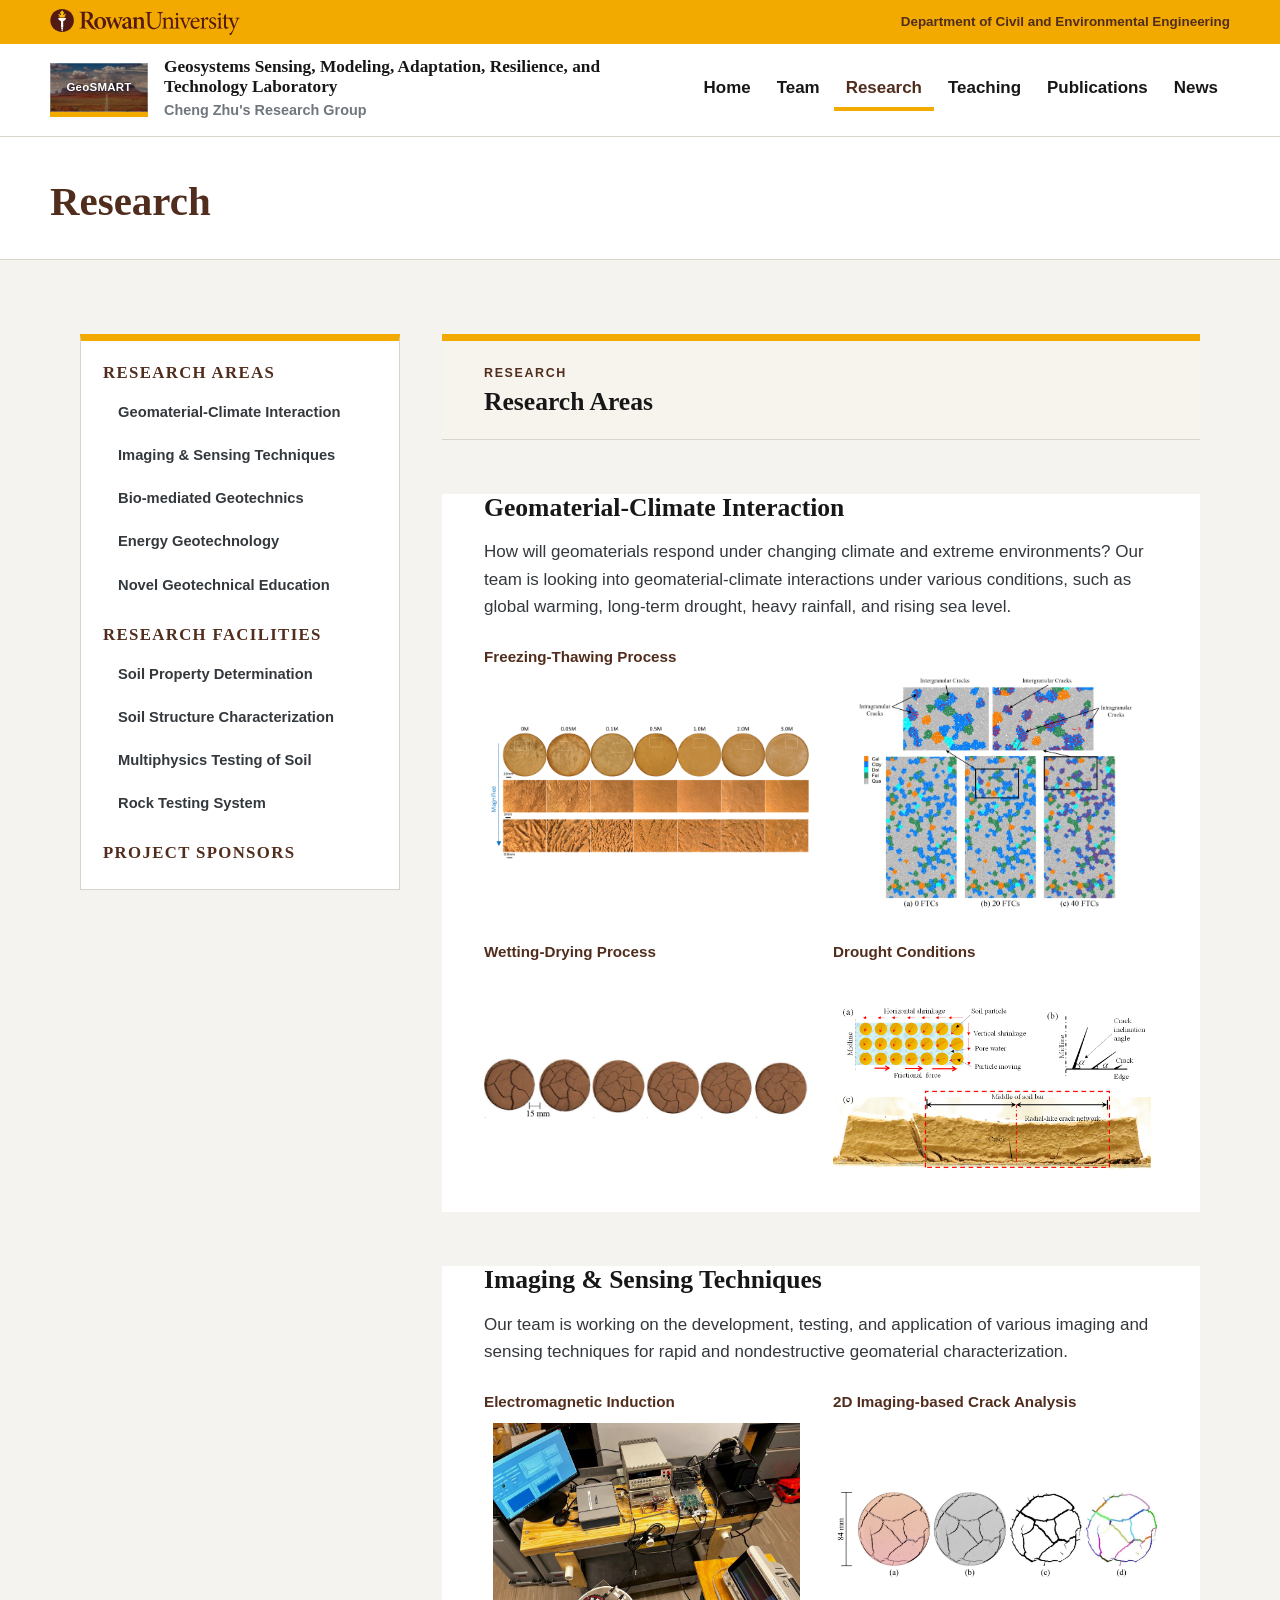
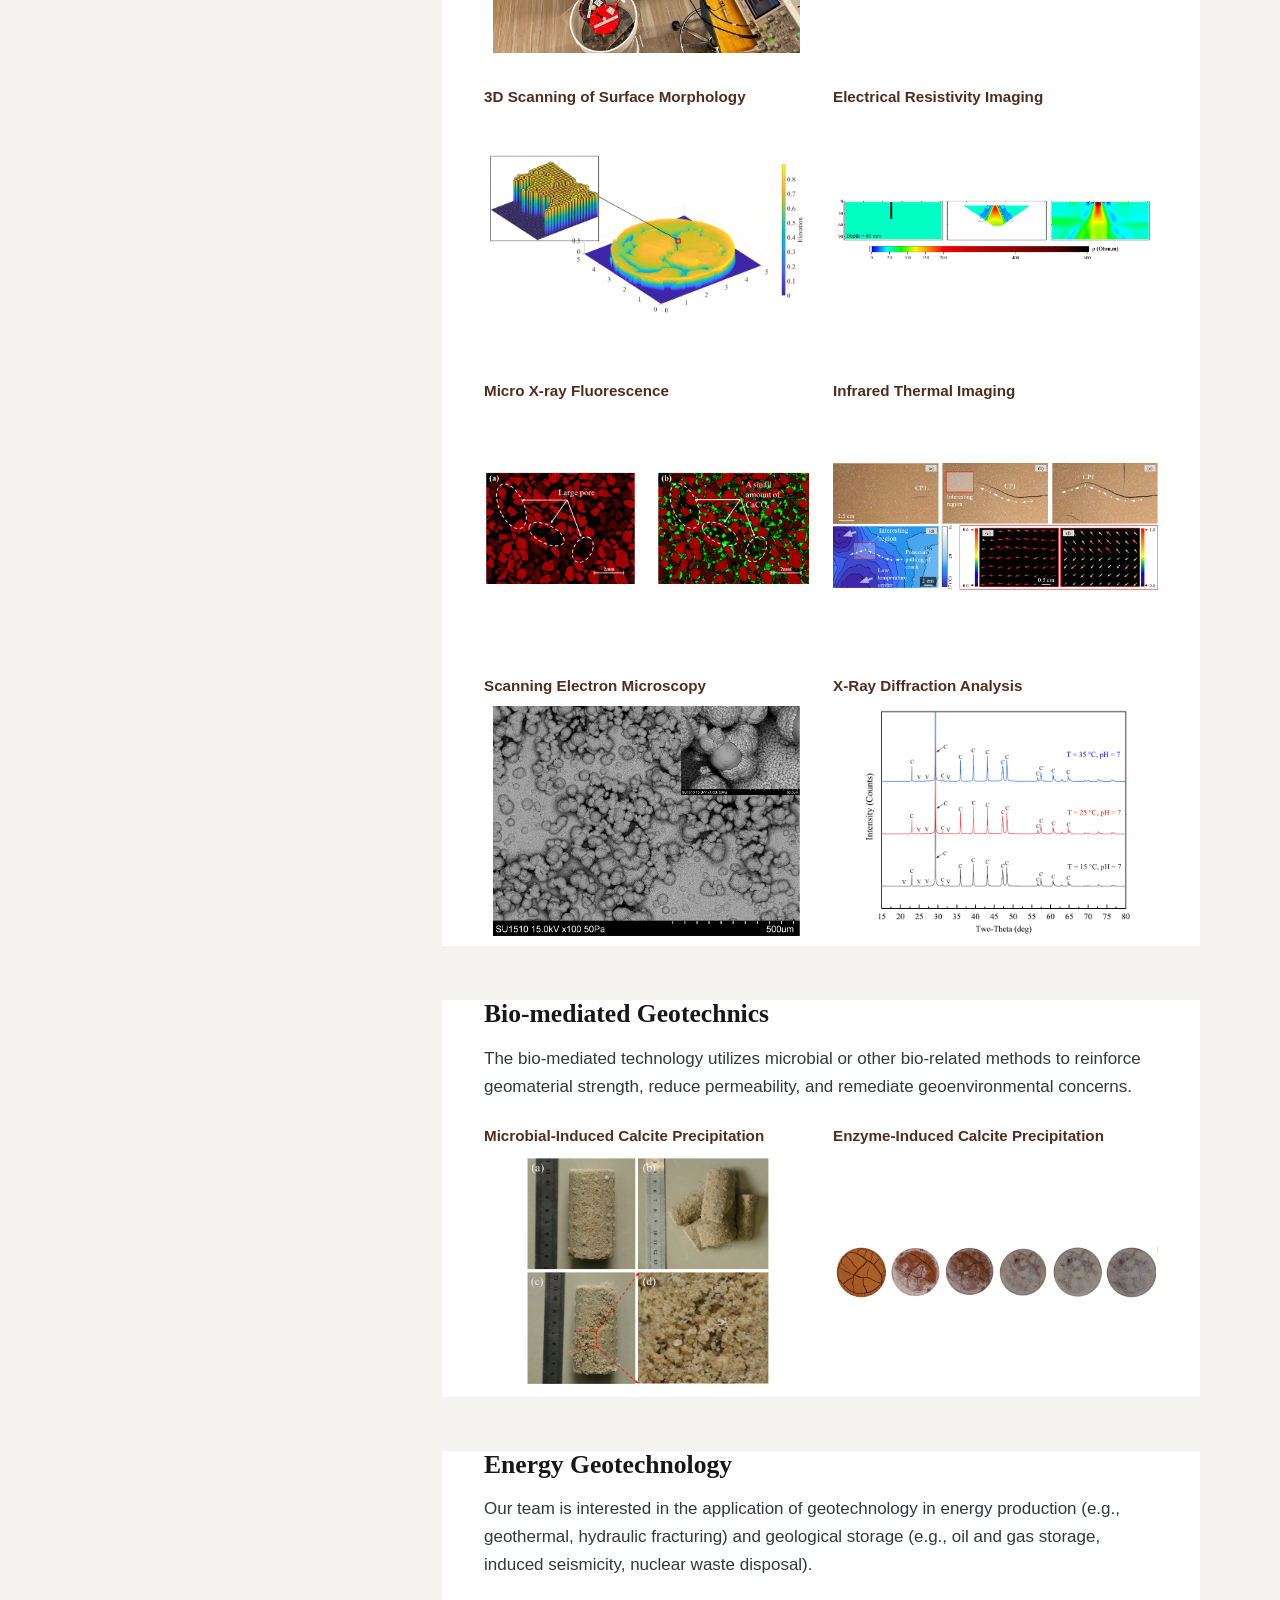
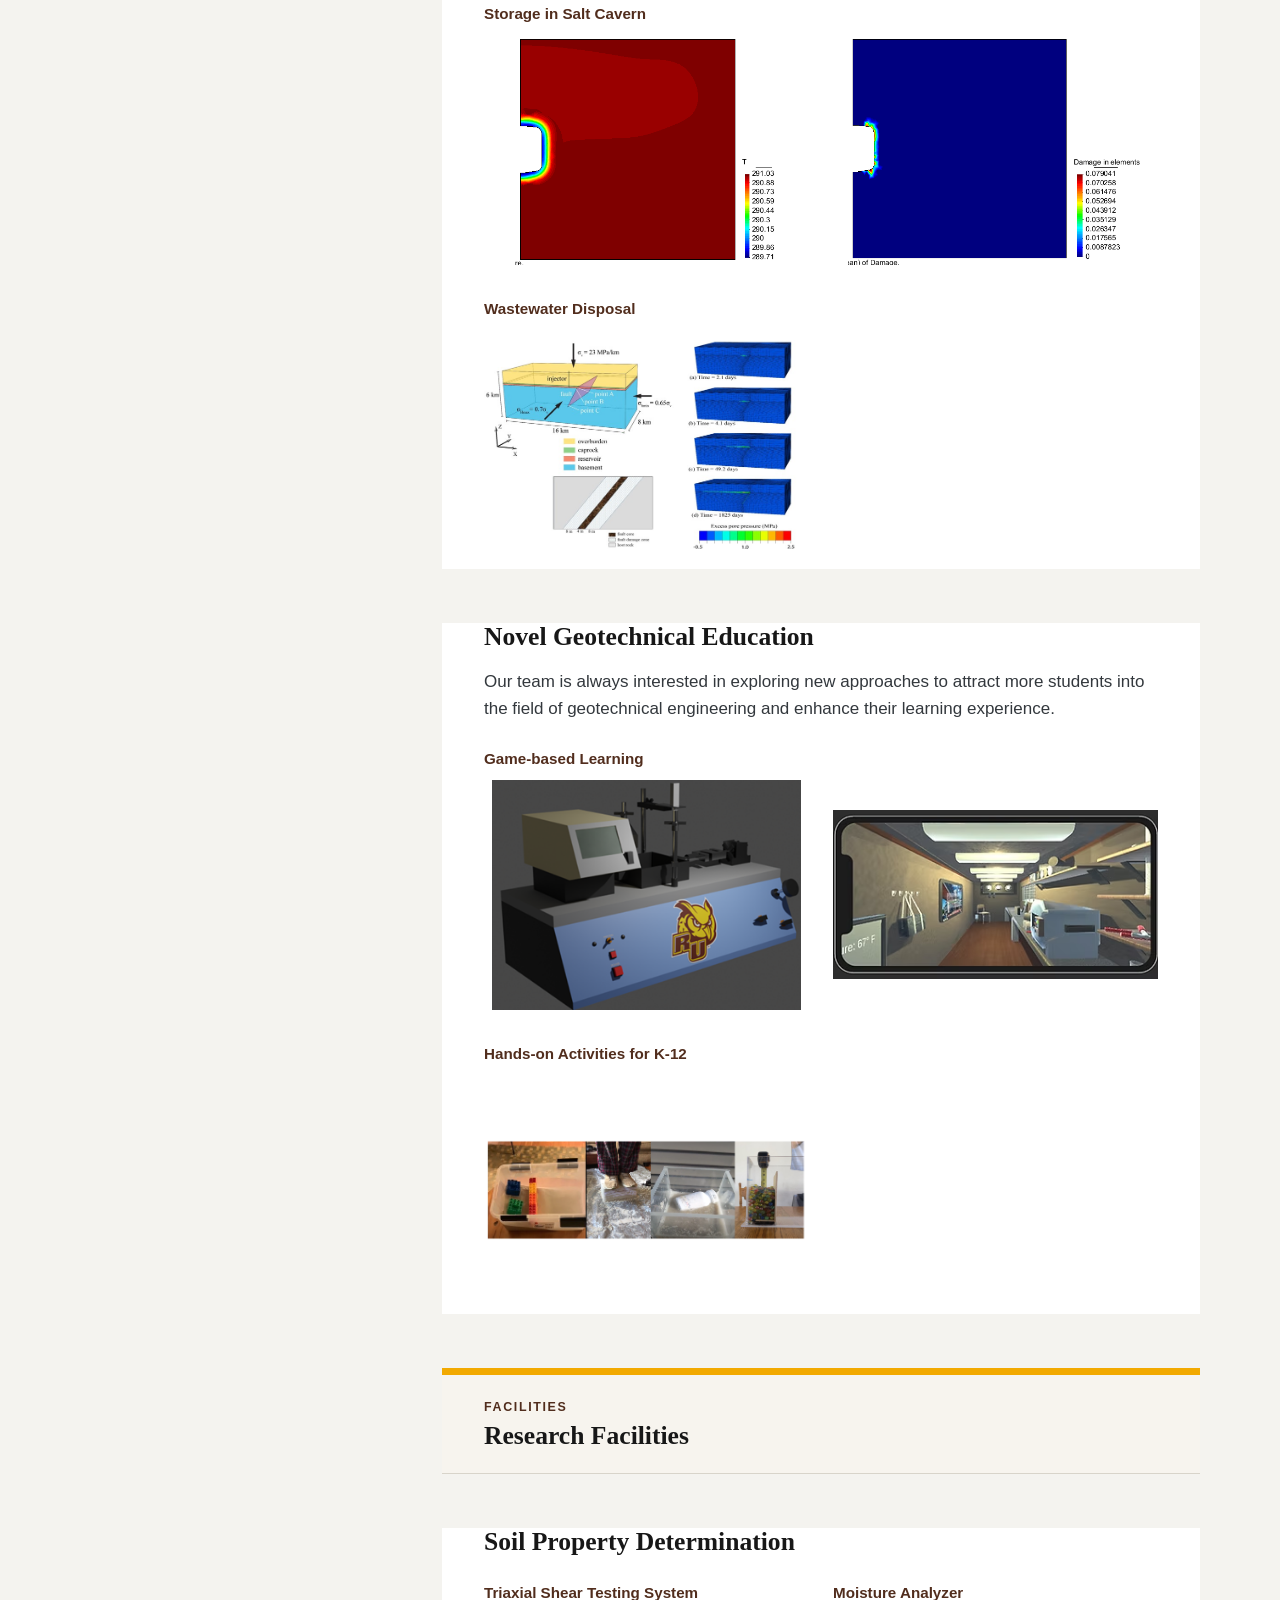
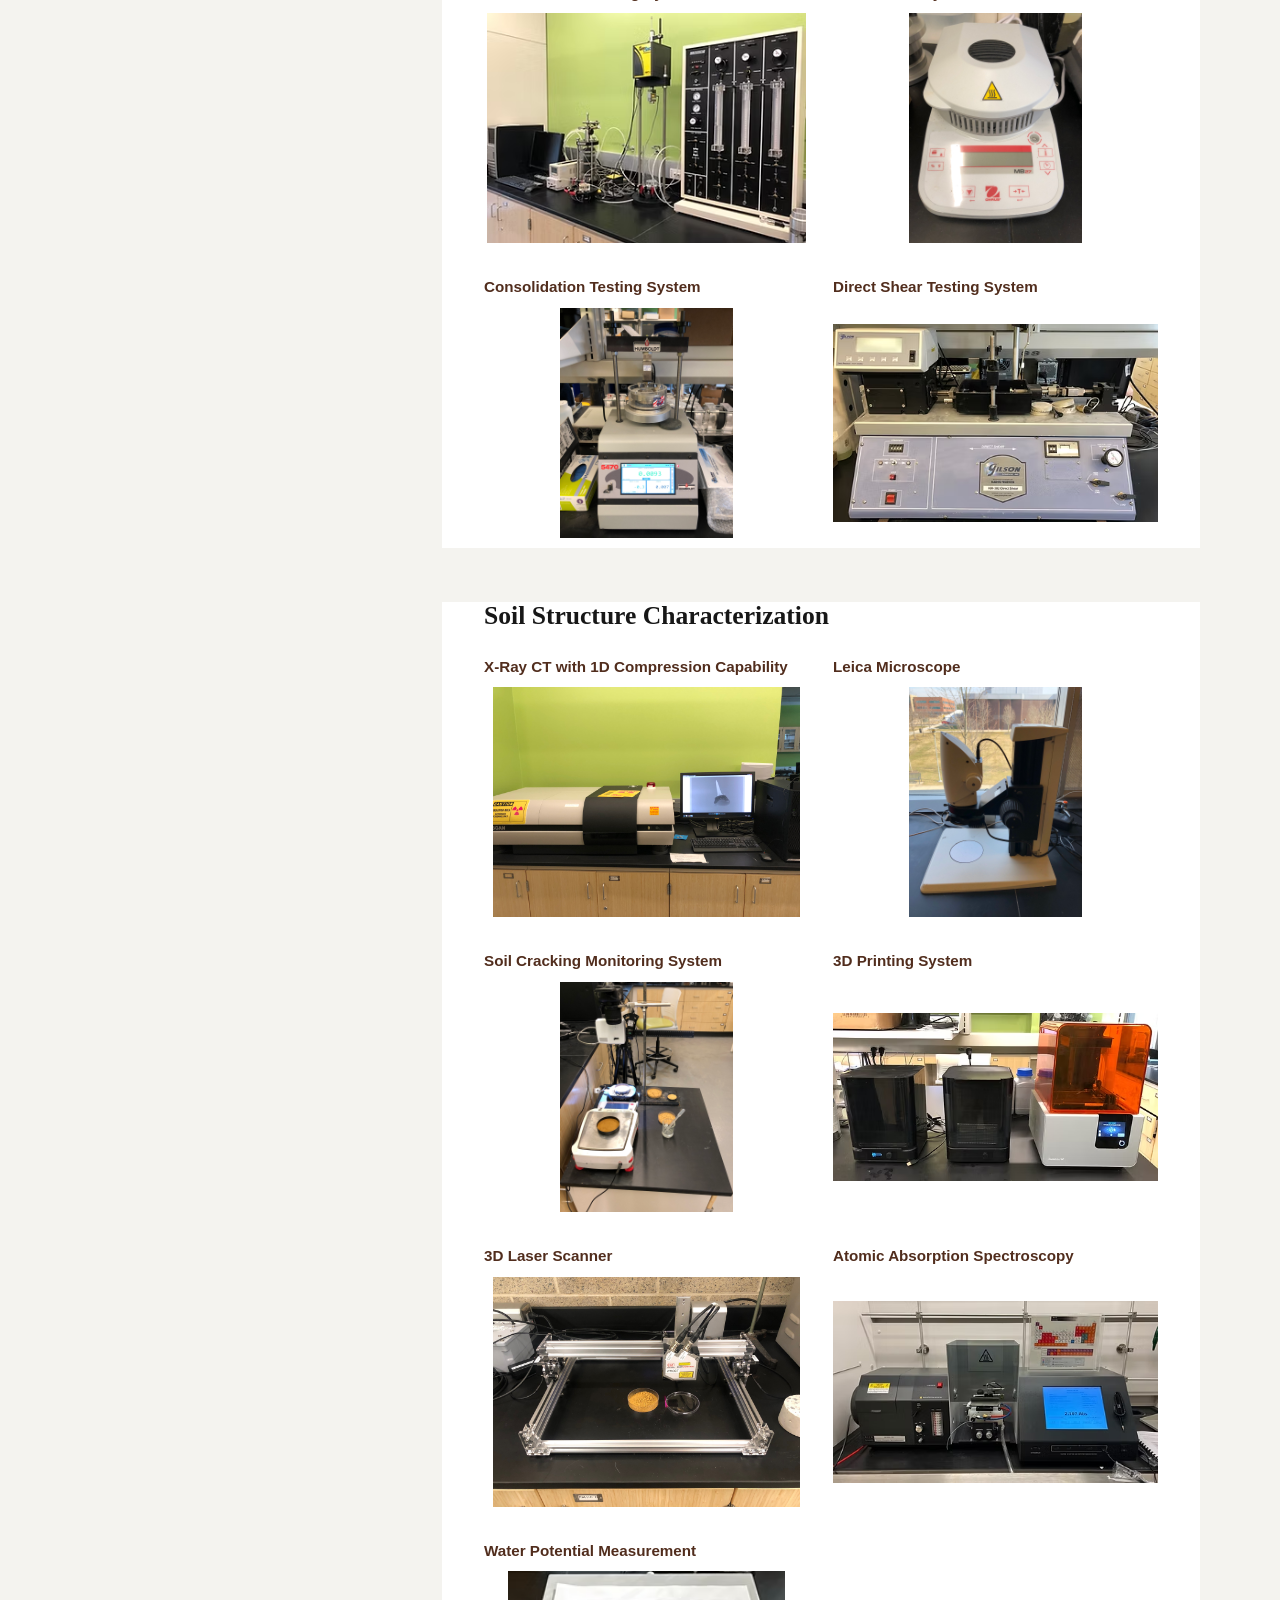
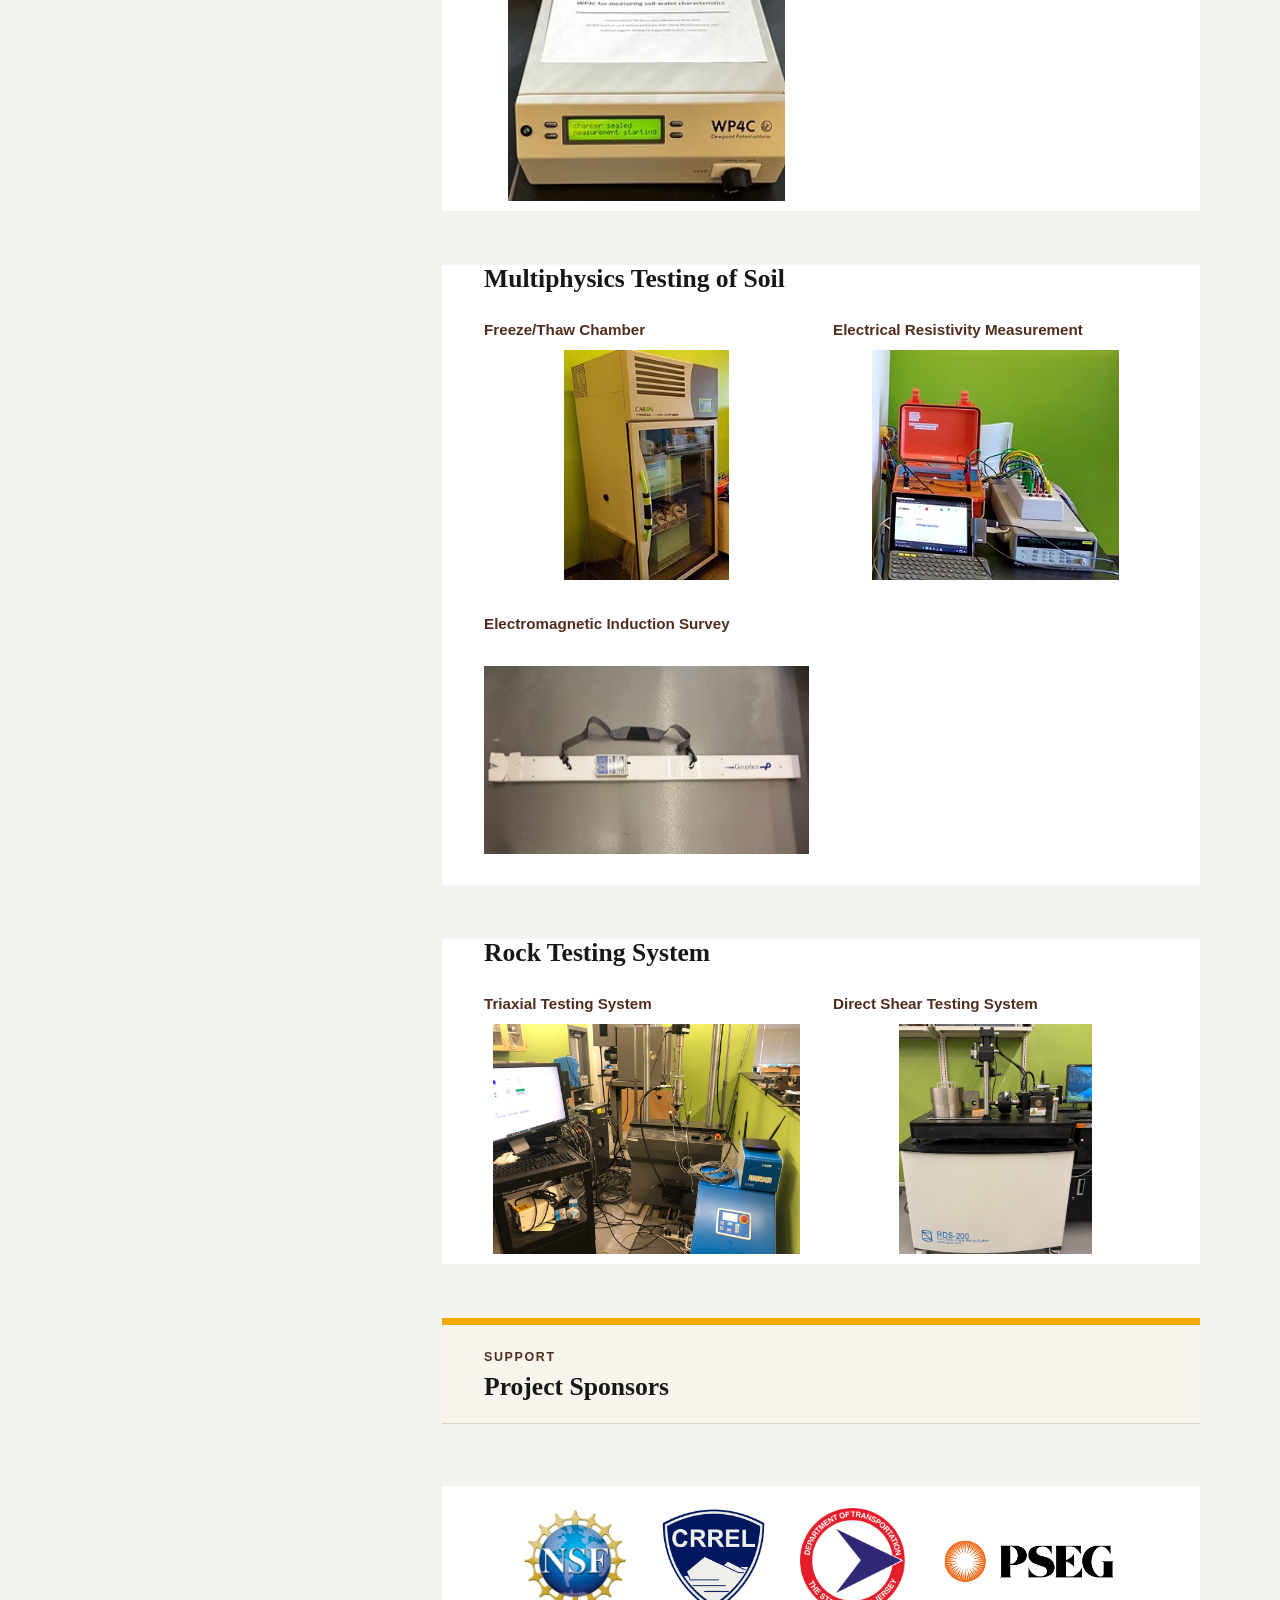
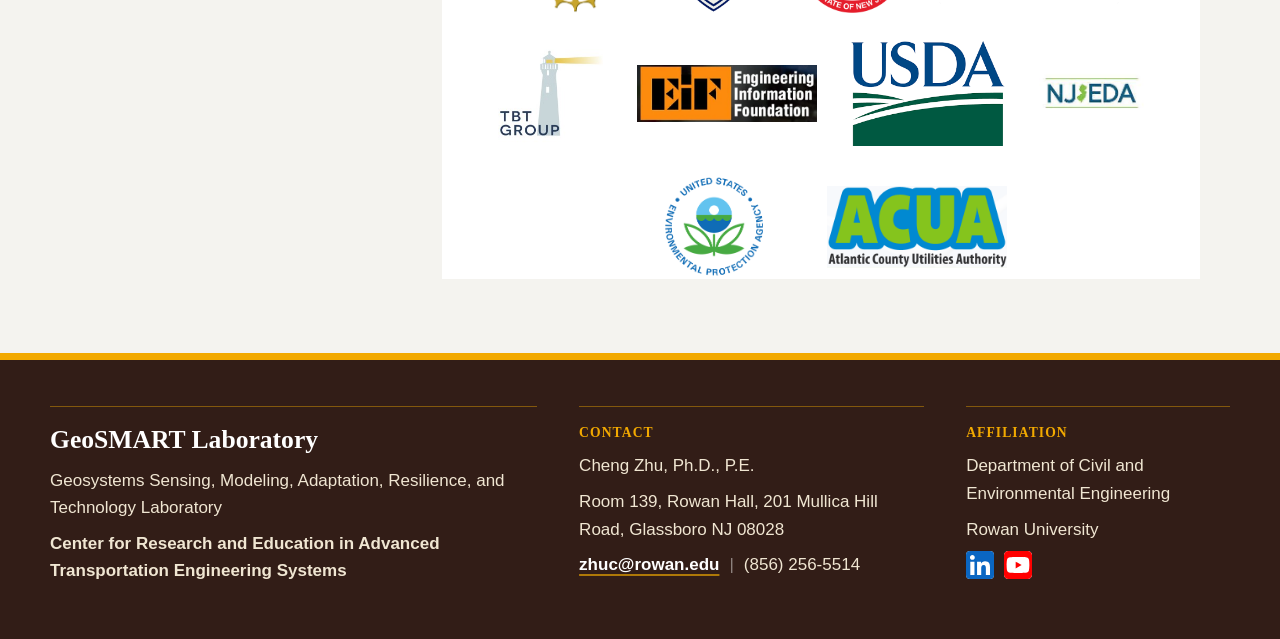
<file: research/index.html>
<!doctype html>
<html lang="en">
<head>
<meta charset="utf-8">
<meta name="viewport" content="width=device-width, initial-scale=1">
<title>Research | GeoSMART</title>
<meta name="description" content="GeoSMART research areas and facilities">
<link rel="stylesheet" href="../assets/styles.css">
<!-- Google tag (gtag.js) -->
<script async src="https://www.googletagmanager.com/gtag/js?id=G-V3G0BB5RFM"></script>
<script>
  window.dataLayer = window.dataLayer || [];
  function gtag(){dataLayer.push(arguments);}
  gtag('js', new Date());

  gtag('config', 'G-V3G0BB5RFM');
</script>
</head>
<body>
<header class="site-header"><div class="affiliation-bar"><div class="affiliation-inner"><a class="rowan-lockup" href="https://www.rowan.edu/" aria-label="Rowan University"><img src="../assets/brand/RowanLogo.svg" alt="Rowan University logo"><span class="rowan-wordmark">Rowan University</span></a><span>Department of Civil and Environmental Engineering</span></div></div><div class="header-inner"><a class="brand" href="../index.html"><span class="brand-mark">GeoSMART</span><strong>Geosystems Sensing, Modeling, Adaptation, Resilience, and Technology Laboratory</strong><span>Cheng Zhu's Research Group</span></a><button class="menu-toggle" type="button" aria-label="Toggle navigation" aria-expanded="false">&#9776;</button><nav class="nav" aria-label="Main navigation"><a href="../index.html">Home</a><a href="../about/index.html">Team</a><a href="../research/index.html" aria-current="page">Research</a><a href="../teaching/index.html">Teaching</a><a href="../publications/index.html">Publications</a><a href="../news/index.html">News</a></nav></div></header>
<main>
<section class="page-hero"><div class="page-title"><h1>Research</h1></div></section>
<section class="section research-layout wix-research-layout">
<aside class="research-side-menu" aria-label="Research page sections">
<h2><a href="#research-areas">Research Areas</a></h2>
<a href="#climate">Geomaterial-Climate Interaction</a>
<a href="#sensing">Imaging &amp; Sensing Techniques</a>
<a href="#biomediated">Bio-mediated Geotechnics</a>
<a href="#energy">Energy Geotechnology</a>
<a href="#education">Novel Geotechnical Education</a>
<h2><a href="#research-facilities">Research Facilities</a></h2>
<a href="#soil-property">Soil Property Determination</a>
<a href="#soil-structure">Soil Structure Characterization</a>
<a href="#multiphysics">Multiphysics Testing of Soil</a>
<a href="#rock-testing">Rock Testing System</a>
<h2><a href="#sponsors">Project Sponsors</a></h2>
</aside>
<div class="research-content wix-research-content">
<div class="research-group-heading" id="research-areas"><p class="eyebrow">Research</p><h2>Research Areas</h2></div>
<section class="research-topic" id="climate"><h2>Geomaterial-Climate Interaction</h2><p>How will geomaterials respond under changing climate and extreme environments? Our team is looking into geomaterial-climate interactions under various conditions, such as global warming, long-term drought, heavy rainfall, and rising sea level.</p><div class="wix-media-flow"><figure class="paired-figure"><figcaption>Freezing-Thawing Process</figcaption><div class="figure-pair"><img src="../assets/research/freezing-thawing%20process.png" alt="Freezing-thawing process" loading="lazy"><img src="../assets/research/freeze%20thaw%20rock.webp" alt="Freezing-thawing rock crack evolution" loading="lazy"></div></figure><figure><figcaption>Wetting-Drying Process</figcaption><img src="../assets/research/wetting-drying%20process.png" alt="Wetting-drying process" loading="lazy"></figure><figure><figcaption>Drought Conditions</figcaption><img src="../assets/research/drought%20conditions.png" alt="Drought conditions" loading="lazy"></figure></div></section>
<section class="research-topic" id="sensing"><h2>Imaging &amp; Sensing Techniques</h2><p>Our team is working on the development, testing, and application of various imaging and sensing techniques for rapid and nondestructive geomaterial characterization.</p><div class="wix-media-flow wide"><figure><figcaption>Electromagnetic Induction</figcaption><img src="../assets/research/electromagnetic%20induction.png" alt="Electromagnetic induction" loading="lazy"></figure><figure><figcaption>2D Imaging-based Crack Analysis</figcaption><img src="../assets/research/2D%20imaging-based%20crack%20analysis.jpg" alt="2D imaging-based crack analysis" loading="lazy"></figure><figure><figcaption>3D Scanning of Surface Morphology</figcaption><img src="../assets/research/3d%20scanning%20of%20surface%20morphology.png" alt="3D scanning of surface morphology" loading="lazy"></figure><figure><figcaption>Electrical Resistivity Imaging</figcaption><img src="../assets/research/Electrical%20Resistivity%20Imaging.png" alt="Electrical resistivity imaging" loading="lazy"></figure><figure><figcaption>Micro X-ray Fluorescence</figcaption><img src="../assets/research/Micro%20X-ray%20Fluorescence.png" alt="Micro X-ray fluorescence" loading="lazy"></figure><figure><figcaption>Infrared Thermal Imaging</figcaption><img src="../assets/research/Infrared%20Thermal%20Imaging.png" alt="Infrared thermal imaging" loading="lazy"></figure><figure><figcaption>Scanning Electron Microscopy</figcaption><img src="../assets/research/Scanning%20Electron%20Microscopy.png" alt="Scanning electron microscopy" loading="lazy"></figure><figure><figcaption>X-Ray Diffraction Analysis</figcaption><img src="../assets/research/X-Ray%20Diffraction%20Analysis.png" alt="X-Ray diffraction analysis" loading="lazy"></figure></div></section>
<section class="research-topic" id="biomediated"><h2>Bio-mediated Geotechnics</h2><p>The bio-mediated technology utilizes microbial or other bio-related methods to reinforce geomaterial strength, reduce permeability, and remediate geoenvironmental concerns.</p><div class="wix-media-flow"><figure><figcaption>Microbial-Induced Calcite Precipitation</figcaption><img src="../assets/research/Microbial-Induced%20Calcite%20Precipitation%20.png" alt="Microbial-induced calcite precipitation" loading="lazy"></figure><figure><figcaption>Enzyme-Induced Calcite Precipitation</figcaption><img src="../assets/research/Enzyme-Induced%20Calcite%20Precipitation.png" alt="Enzyme-induced calcite precipitation" loading="lazy"></figure></div></section>
<section class="research-topic" id="energy"><h2>Energy Geotechnology</h2><p>Our team is interested in the application of geotechnology in energy production (e.g., geothermal, hydraulic fracturing) and geological storage (e.g., oil and gas storage, induced seismicity, nuclear waste disposal).</p><div class="wix-media-flow energy-flow"><figure class="paired-figure"><figcaption>Storage in Salt Cavern</figcaption><div class="figure-pair"><img src="../assets/research/storage%20in%20salt%20cavern2.png" alt="Storage in salt cavern temperature distribution" loading="lazy"><img src="../assets/research/storage%20in%20salt%20cavern3.png" alt="Storage in salt cavern damage distribution" loading="lazy"></div></figure><figure><figcaption>Wastewater Disposal</figcaption><img src="../assets/research/Wastewater%20Disposal.JPG" alt="Wastewater disposal" loading="lazy"></figure></div></section>
<section class="research-topic" id="education"><h2>Novel Geotechnical Education</h2><p>Our team is always interested in exploring new approaches to attract more students into the field of geotechnical engineering and enhance their learning experience.</p><div class="wix-media-flow education-flow"><figure class="paired-figure"><figcaption>Game-based Learning</figcaption><div class="figure-pair"><img src="../assets/research/game-based%20learning1.png" alt="Game-based learning simulation" loading="lazy"><img src="../assets/research/game%20based%20learning%202.avif" alt="Game-based learning activity" loading="lazy"></div></figure><figure><figcaption>Hands-on Activities for K-12</figcaption><img src="../assets/research/hands-on%20activities%20for%20k-12.png" alt="Hands-on activities for K-12" loading="lazy"></figure></div></section>
<div class="research-group-heading" id="research-facilities"><p class="eyebrow">Facilities</p><h2>Research Facilities</h2></div>
<section class="research-topic" id="soil-property"><h2>Soil Property Determination</h2><div class="wix-media-flow"><figure><figcaption>Triaxial Shear Testing System</figcaption><img src="../assets/research/triaxial%20shear%20testing%20system.avif" alt="Triaxial shear testing system" loading="lazy"></figure><figure><figcaption>Moisture Analyzer</figcaption><img src="../assets/research/Moisture%20Analyzer.jpeg" alt="Moisture analyzer" loading="lazy"></figure><figure><figcaption>Consolidation Testing System</figcaption><img src="../assets/research/Consolidation%20Testing%20System.jpeg" alt="Consolidation testing system" loading="lazy"></figure><figure><figcaption>Direct Shear Testing System</figcaption><img src="../assets/research/direct%20shear%20testing%20soil.avif" alt="Direct shear testing system" loading="lazy"></figure></div></section>
<section class="research-topic" id="soil-structure"><h2>Soil Structure Characterization</h2><div class="wix-media-flow"><figure><figcaption>X-Ray CT with 1D Compression Capability</figcaption><img src="../assets/research/X-Ray%20CT%20with%201D%20Compression%20Capability.jpg" alt="X-Ray CT" loading="lazy"></figure><figure><figcaption>Leica Microscope</figcaption><img src="../assets/research/microscope.jpeg" alt="Leica microscope" loading="lazy"></figure><figure><figcaption>Soil Cracking Monitoring System</figcaption><img src="../assets/research/Soil%20Cracking%20Monitoring%20System.jpeg" alt="Soil cracking monitoring system" loading="lazy"></figure><figure><figcaption>3D Printing System</figcaption><img src="../assets/research/3D%20printer.avif" alt="3D printing system" loading="lazy"></figure><figure><figcaption>3D Laser Scanner</figcaption><img src="../assets/research/3D%20laser%20scanner.jpg" alt="3D laser scanner" loading="lazy"></figure><figure><figcaption>Atomic Absorption Spectroscopy</figcaption><img src="../assets/research/atomic%20absorption.avif" alt="Atomic absorption spectroscopy" loading="lazy"></figure><figure><figcaption>Water Potential Measurement</figcaption><img src="../assets/research/water%20potential%20measurement.avif" alt="Water potential measurement" loading="lazy"></figure></div></section>
<section class="research-topic" id="multiphysics"><h2>Multiphysics Testing of Soil</h2><div class="wix-media-flow"><figure><figcaption>Freeze/Thaw Chamber</figcaption><img src="../assets/research/freeze-thaw%20chamber.avif" alt="Freeze thaw chamber" loading="lazy"></figure><figure><figcaption>Electrical Resistivity Measurement</figcaption><img src="../assets/research/electrical%20resistivity%20measurement.avif" alt="Electrical resistivity measurement" loading="lazy"></figure><figure><figcaption>Electromagnetic Induction Survey</figcaption><img src="../assets/research/GEM-2.jpg" alt="Electromagnetic induction survey" loading="lazy"></figure></div></section>
<section class="research-topic" id="rock-testing"><h2>Rock Testing System</h2><div class="wix-media-flow"><figure><figcaption>Triaxial Testing System</figcaption><img src="../assets/research/Triaxial%20Testing%20System.jpg" alt="Triaxial testing system" loading="lazy"></figure><figure><figcaption>Direct Shear Testing System</figcaption><img src="../assets/research/Direct%20Shear%20Testing%20System.jpg" alt="Direct shear testing system" loading="lazy"></figure></div></section>

<div class="research-group-heading" id="sponsors"><p class="eyebrow">Support</p><h2>Project Sponsors</h2></div>
<section class="research-topic project-sponsors" id="project-sponsors"><div class="sponsor-logo-grid"><img src="../assets/sponsors/NSF_logo.png" alt="National Science Foundation"><img src="../assets/sponsors/Cold_Regions_Research_and_Engineering_Laboratory_—_Shield.jpeg" alt="Cold Regions Research and Engineering Laboratory"><img src="../assets/sponsors/1200px-Seal_of_the_New_Jersey_Department_of_Transportation.svg.png" alt="New Jersey Department of Transportation"><img src="../assets/sponsors/PSEG_Logo.jpeg" alt="PSEG"><img src="../assets/sponsors/1609184279090.jpeg" alt="Project sponsor"><a href="https://eifgrants.org/" target="_blank" rel="noopener"><img src="../assets/sponsors/eif-logo.jpg" alt="Engineering Information Foundation"></a><img src="../assets/sponsors/download.png" alt="Project sponsor"><img src="../assets/sponsors/download.jpeg" alt="Project sponsor"><img src="../assets/sponsors/375x250_epa_seal_white_ring.png" alt="Project sponsor"><a href="https://www.acua.com/" target="_blank" rel="noopener"><img src="../assets/sponsors/acua-logo.png" alt="Atlantic County Utilities Authority"></a></div></section>
</div>
</section>
</main>
<footer class="site-footer"><div class="footer-inner"><div class="footer-brand"><strong>GeoSMART Laboratory</strong><p>Geosystems Sensing, Modeling, Adaptation, Resilience, and Technology Laboratory</p><p class="footer-center">Center for Research and Education in Advanced Transportation Engineering Systems</p></div><div class="footer-contact"><h2>Contact</h2><p>Cheng Zhu, Ph.D., P.E.</p><p>Room 139, Rowan Hall, 201 Mullica Hill Road, Glassboro NJ 08028</p><p><a href="mailto:zhuc@rowan.edu">zhuc@rowan.edu</a><span>|</span>(856) 256-5514</p></div><div class="footer-affiliation"><h2>Affiliation</h2><p>Department of Civil and Environmental Engineering</p><p>Rowan University</p><p class="footer-social"><a class="footer-social-link" href="https://www.linkedin.com/in/cheng-zhu-71300966/" target="_blank" rel="noopener" aria-label="Cheng Zhu on LinkedIn"><img src="../assets/brand/linkedin.svg" alt="" loading="lazy"></a><a class="footer-social-link" href="https://www.youtube.com/@georowan/about" target="_blank" rel="noopener" aria-label="GeoSMART Laboratory on YouTube"><img src="../assets/brand/youtube.svg" alt="" loading="lazy"></a></p></div></div></footer><script src="../assets/script.js"></script>
</body>
</html>
</file>
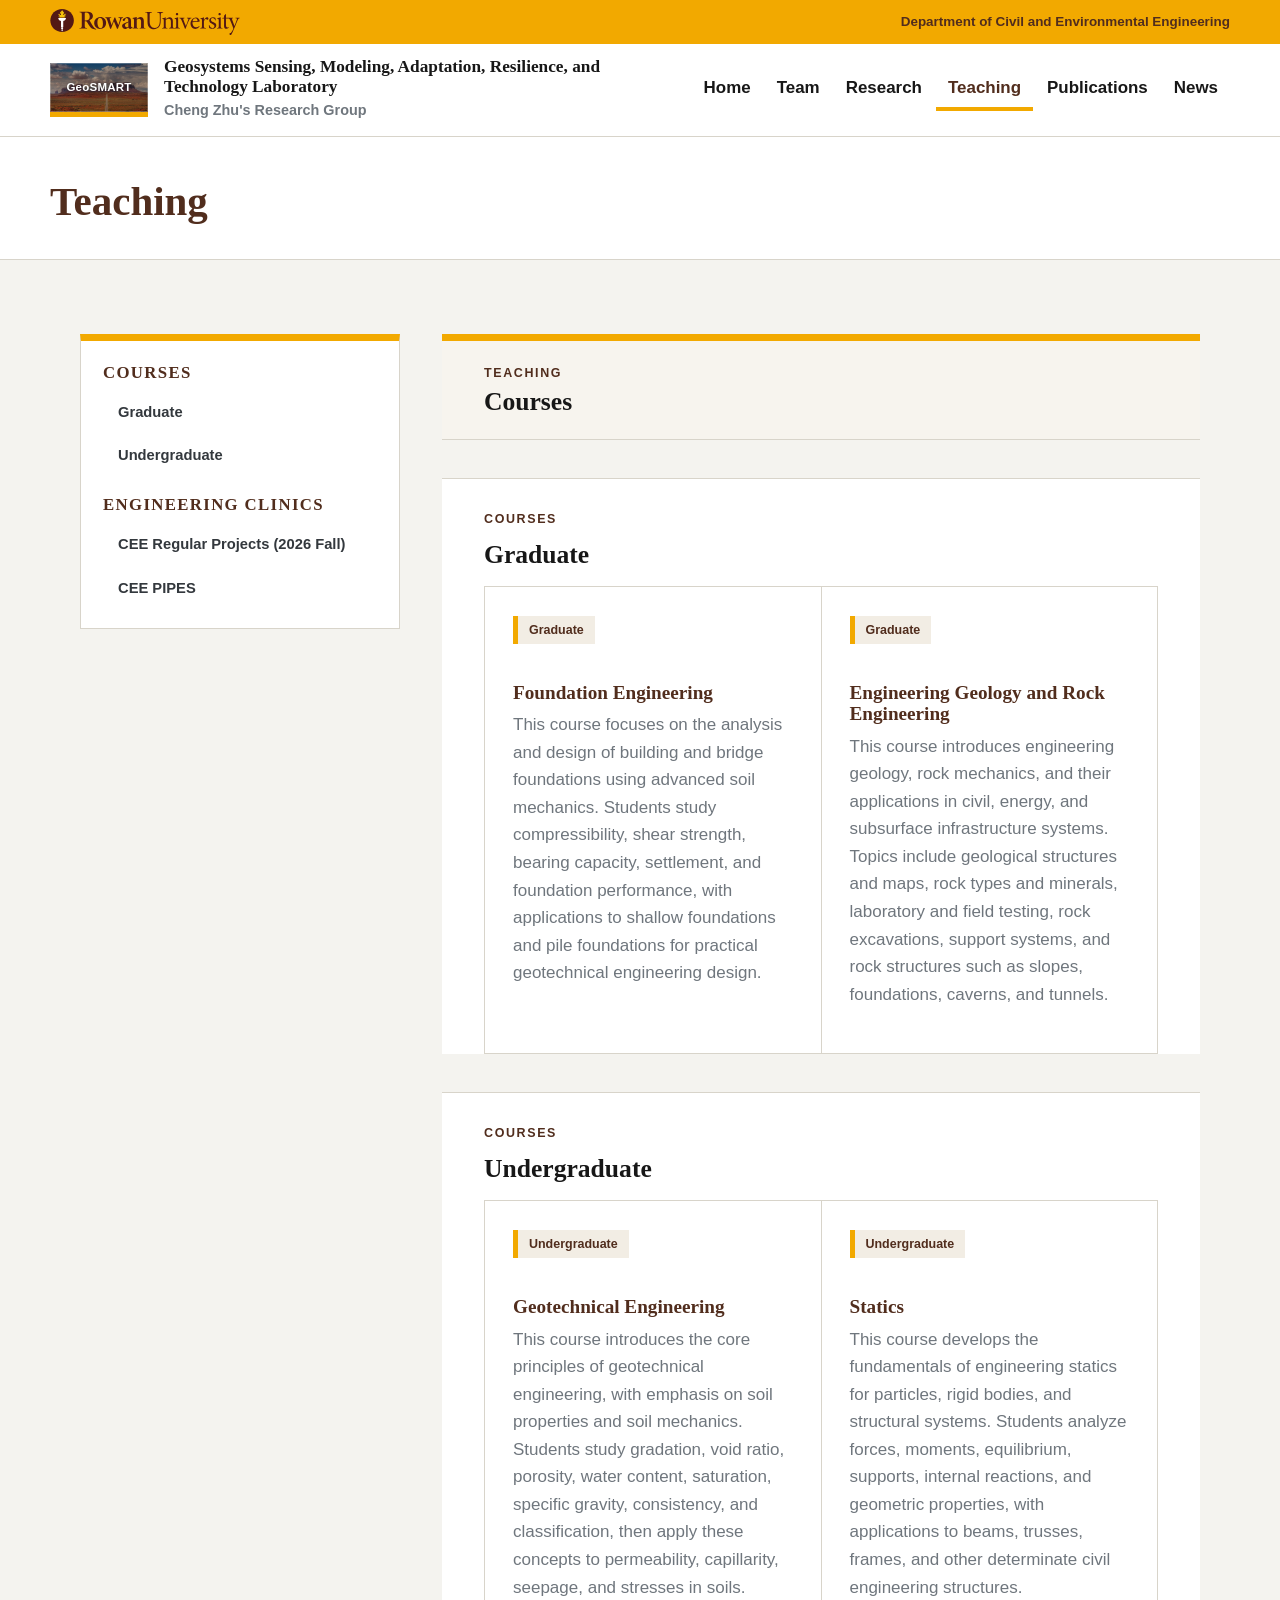
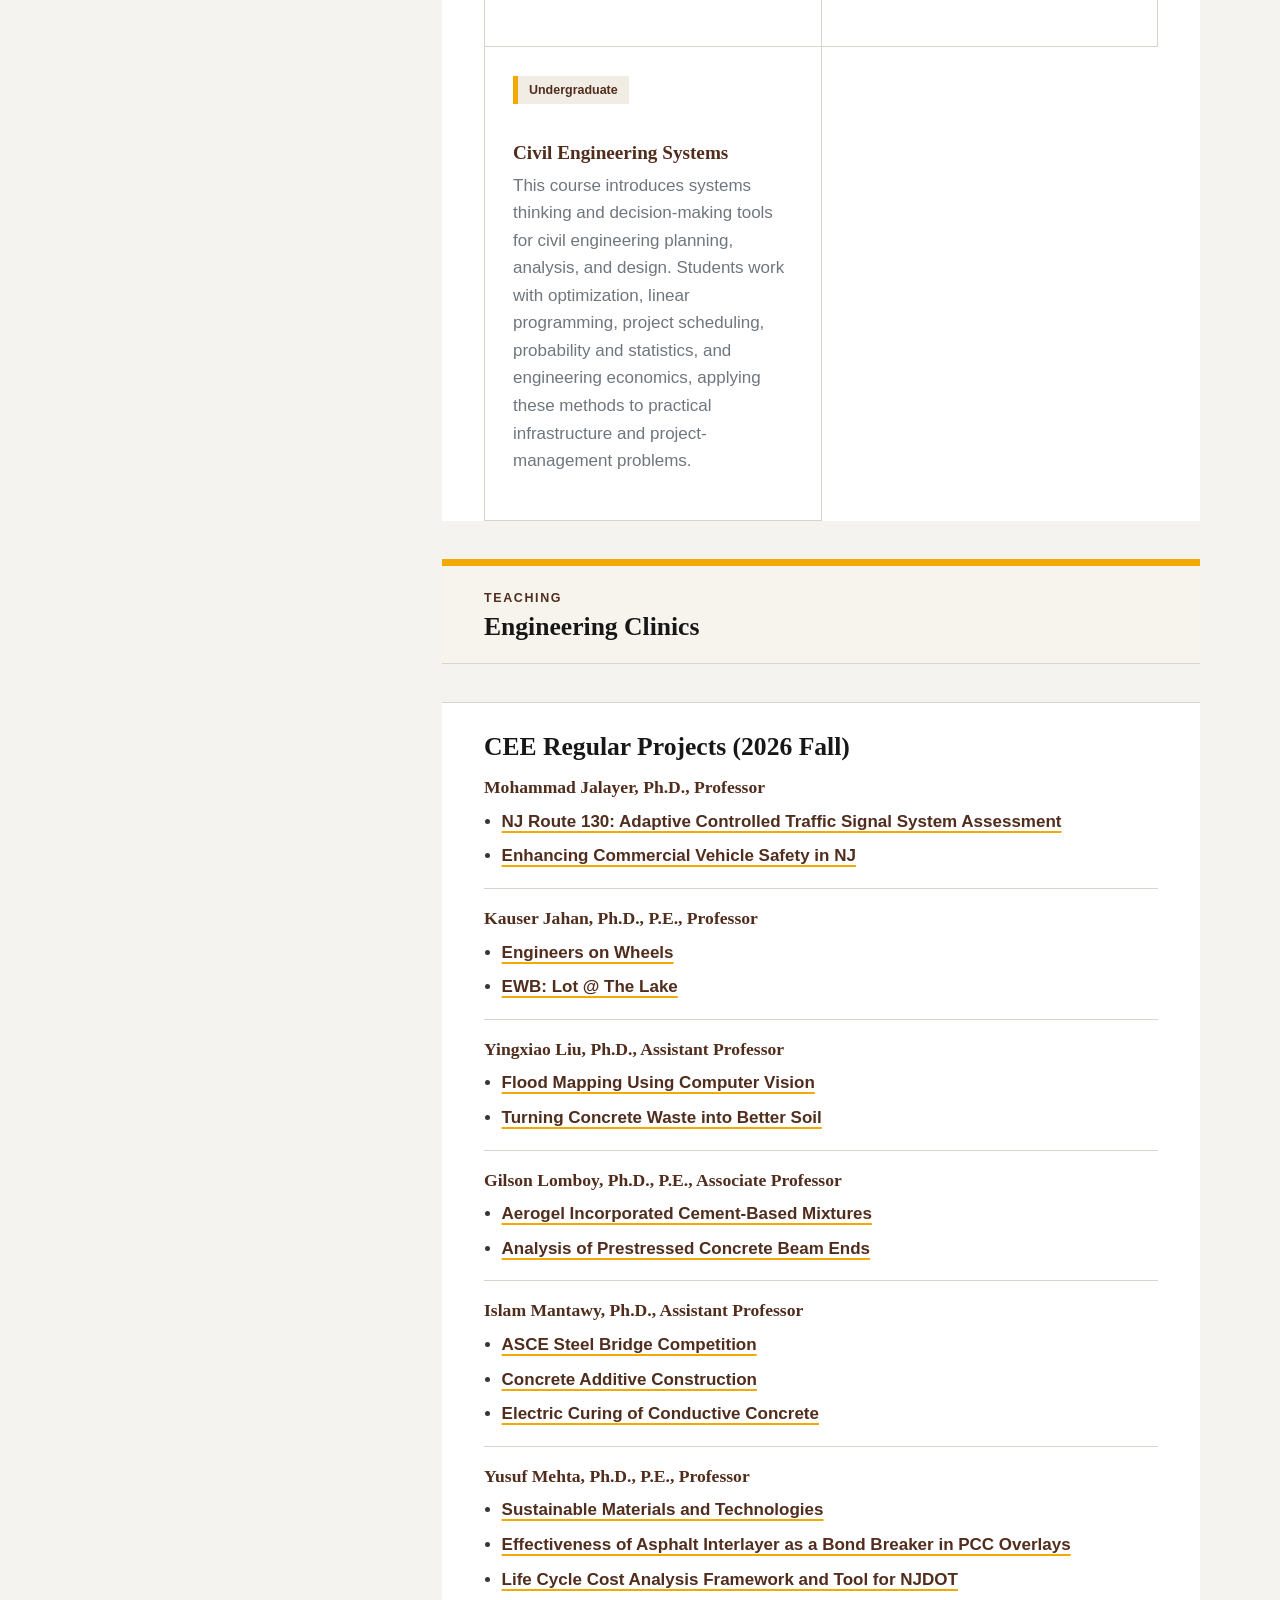
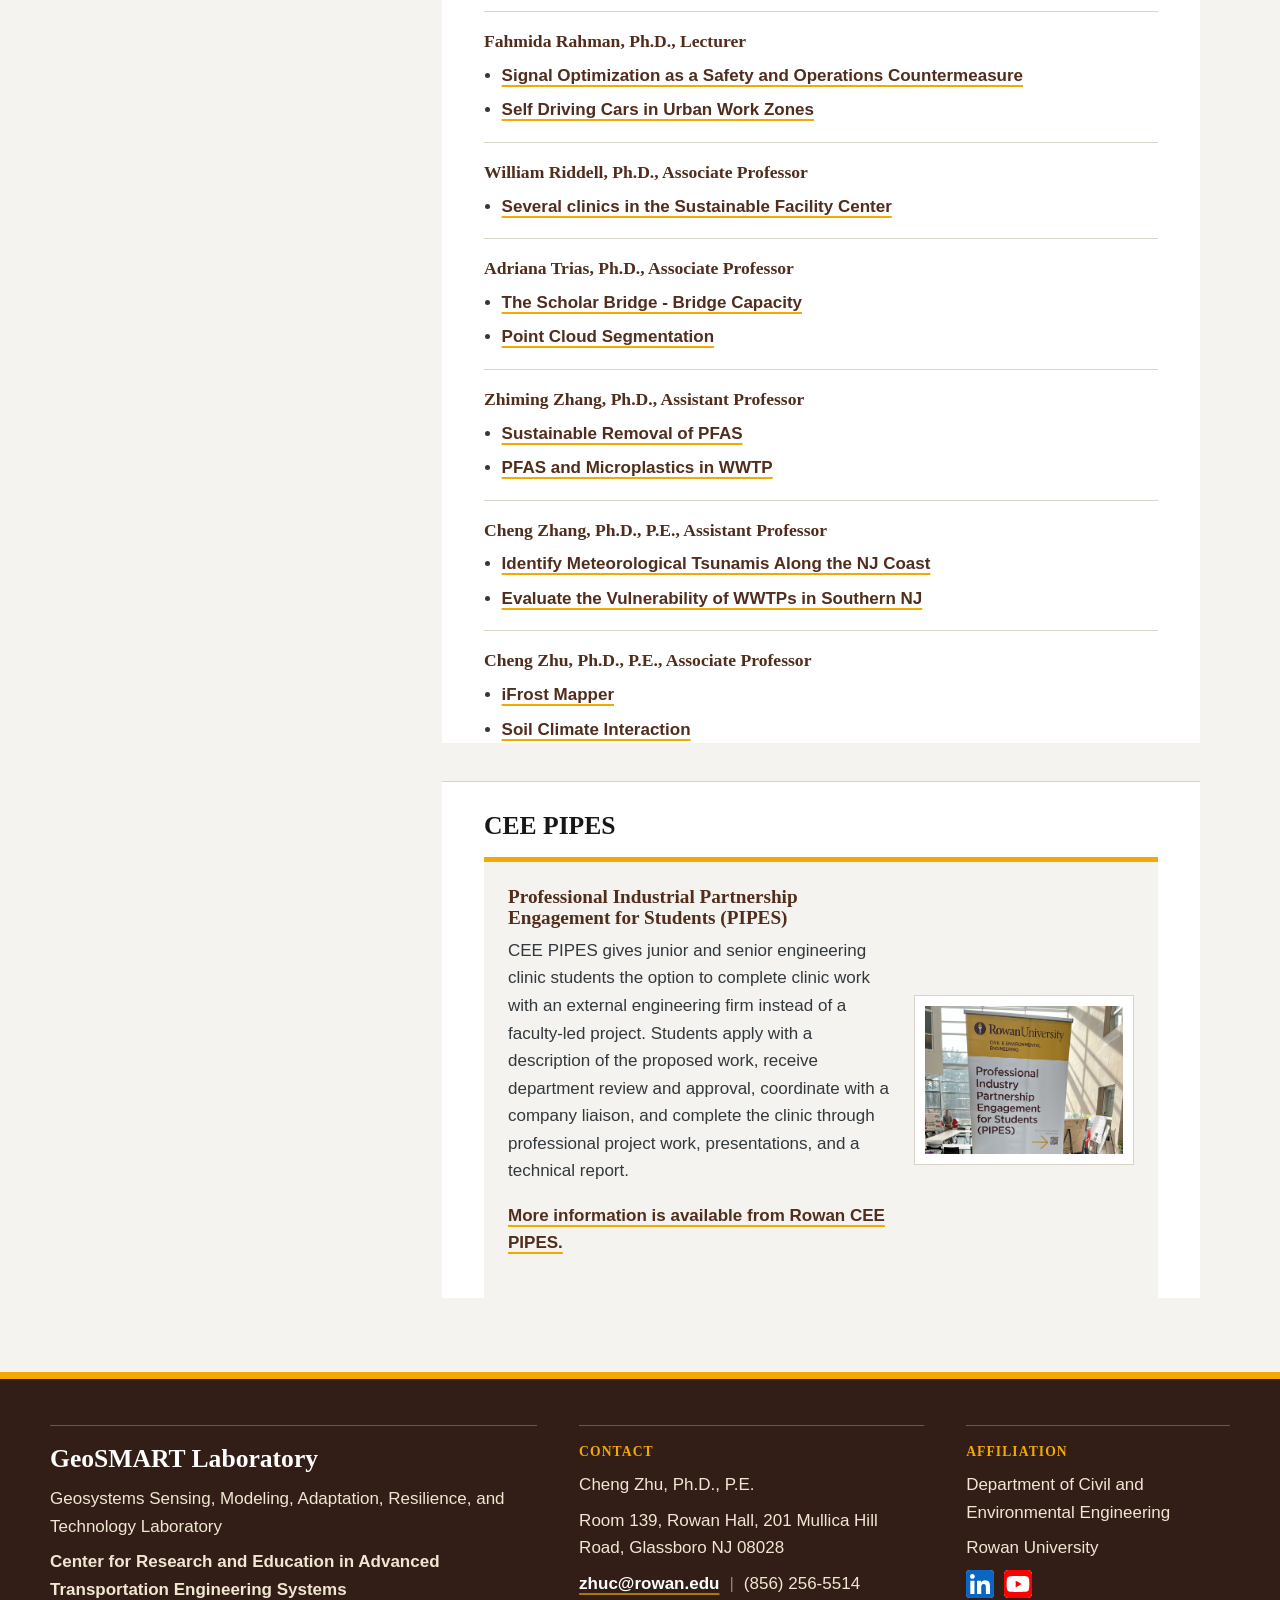
<file: teaching/index.html>
<!doctype html>
<html lang="en">
<head>
<meta charset="utf-8">
<meta name="viewport" content="width=device-width, initial-scale=1">
<title>Teaching | GeoSMART</title>
<meta name="description" content="Courses and clinics">
<link rel="stylesheet" href="../assets/styles.css">
<!-- Google tag (gtag.js) -->
<script async src="https://www.googletagmanager.com/gtag/js?id=G-V3G0BB5RFM"></script>
<script>
  window.dataLayer = window.dataLayer || [];
  function gtag(){dataLayer.push(arguments);}
  gtag('js', new Date());

  gtag('config', 'G-V3G0BB5RFM');
</script>
</head>
<body>
<header class="site-header"><div class="affiliation-bar"><div class="affiliation-inner"><a class="rowan-lockup" href="https://www.rowan.edu/" aria-label="Rowan University"><img src="../assets/brand/RowanLogo.svg" alt="Rowan University logo"><span class="rowan-wordmark">Rowan University</span></a><span>Department of Civil and Environmental Engineering</span></div></div><div class="header-inner"><a class="brand" href="../index.html"><span class="brand-mark">GeoSMART</span><strong>Geosystems Sensing, Modeling, Adaptation, Resilience, and Technology Laboratory</strong><span>Cheng Zhu's Research Group</span></a><button class="menu-toggle" type="button" aria-label="Toggle navigation" aria-expanded="false">&#9776;</button><nav class="nav" aria-label="Main navigation"><a href="../index.html">Home</a><a href="../about/index.html">Team</a><a href="../research/index.html">Research</a><a href="../teaching/index.html" aria-current="page">Teaching</a><a href="../publications/index.html">Publications</a><a href="../news/index.html">News</a></nav></div></header>
<main>
<section class="page-hero"><div class="page-title"><h1>Teaching</h1></div></section>
<section class="section teaching-layout">
<aside class="teaching-side-menu" aria-label="Teaching page sections">
<h2><a href="#courses">Courses</a></h2>
<a href="#graduate">Graduate</a>
<a href="#undergraduate">Undergraduate</a>
<h2><a href="#engineering-clinics">Engineering Clinics</a></h2>
<a href="#clinics">CEE Regular Projects (2026 Fall)</a><a href="#pipes">CEE PIPES</a>
</aside>
<div class="teaching-content">
<div class="section-group-heading" id="courses"><p class="eyebrow">Teaching</p><h2>Courses</h2></div>
<section class="teaching-topic" id="graduate"><p class="eyebrow">Courses</p><h2>Graduate</h2><div class="course-grid"><article class="course-card"><span>Graduate</span><h3>Foundation Engineering</h3><p>This course focuses on the analysis and design of building and bridge foundations using advanced soil mechanics. Students study compressibility, shear strength, bearing capacity, settlement, and foundation performance, with applications to shallow foundations and pile foundations for practical geotechnical engineering design.</p></article><article class="course-card"><span>Graduate</span><h3>Engineering Geology and Rock Engineering</h3><p>This course introduces engineering geology, rock mechanics, and their applications in civil, energy, and subsurface infrastructure systems. Topics include geological structures and maps, rock types and minerals, laboratory and field testing, rock excavations, support systems, and rock structures such as slopes, foundations, caverns, and tunnels.</p></article></div></section>
<section class="teaching-topic" id="undergraduate"><p class="eyebrow">Courses</p><h2>Undergraduate</h2><div class="course-grid"><article class="course-card"><span>Undergraduate</span><h3>Geotechnical Engineering</h3><p>This course introduces the core principles of geotechnical engineering, with emphasis on soil properties and soil mechanics. Students study gradation, void ratio, porosity, water content, saturation, specific gravity, consistency, and classification, then apply these concepts to permeability, capillarity, seepage, and stresses in soils.</p></article><article class="course-card"><span>Undergraduate</span><h3>Statics</h3><p>This course develops the fundamentals of engineering statics for particles, rigid bodies, and structural systems. Students analyze forces, moments, equilibrium, supports, internal reactions, and geometric properties, with applications to beams, trusses, frames, and other determinate civil engineering structures.</p></article><article class="course-card"><span>Undergraduate</span><h3>Civil Engineering Systems</h3><p>This course introduces systems thinking and decision-making tools for civil engineering planning, analysis, and design. Students work with optimization, linear programming, project scheduling, probability and statistics, and engineering economics, applying these methods to practical infrastructure and project-management problems.</p></article></div></section>
<div class="section-group-heading" id="engineering-clinics"><p class="eyebrow">Teaching</p><h2>Engineering Clinics</h2></div>
<section class="teaching-topic" id="clinics"><h2>CEE Regular Projects (2026 Fall)</h2><div class="clinic-list open-clinic-list"><article class="clinic-professor"><h3>Mohammad Jalayer, Ph.D., Professor</h3><ul class="clean-list clinic-links"><li><a href="../assets/clinics/jalayer-route-130.pdf" target="_blank" rel="noopener">NJ Route 130: Adaptive Controlled Traffic Signal System Assessment</a></li><li><a href="../assets/clinics/jalayer-commercial-safety.pdf" target="_blank" rel="noopener">Enhancing Commercial Vehicle Safety in NJ</a></li></ul></article><article class="clinic-professor"><h3>Kauser Jahan, Ph.D., P.E., Professor</h3><ul class="clean-list clinic-links"><li><a href="../assets/clinics/jahan-engineers-on-wheels.pdf" target="_blank" rel="noopener">Engineers on Wheels</a></li><li><a href="../assets/clinics/ewb-lot-at-the-lake.pdf" target="_blank" rel="noopener">EWB: Lot @ The Lake</a></li></ul></article><article class="clinic-professor"><h3>Yingxiao Liu, Ph.D., Assistant Professor</h3><ul class="clean-list clinic-links"><li><a href="../assets/clinics/liu-flood-mapping.pdf" target="_blank" rel="noopener">Flood Mapping Using Computer Vision</a></li><li><a href="../assets/clinics/liu-concrete-waste-soil.pdf" target="_blank" rel="noopener">Turning Concrete Waste into Better Soil</a></li></ul></article><article class="clinic-professor"><h3>Gilson Lomboy, Ph.D., P.E., Associate Professor</h3><ul class="clean-list clinic-links"><li><a href="../assets/clinics/lomboy-fall-2026.pdf" target="_blank" rel="noopener">Aerogel Incorporated Cement-Based Mixtures</a></li><li><a href="../assets/clinics/lomboy-fall-2026.pdf" target="_blank" rel="noopener">Analysis of Prestressed Concrete Beam Ends</a></li></ul></article><article class="clinic-professor"><h3>Islam Mantawy, Ph.D., Assistant Professor</h3><ul class="clean-list clinic-links"><li><a href="../assets/clinics/mantawy-steel-bridge.pdf" target="_blank" rel="noopener">ASCE Steel Bridge Competition</a></li><li><a href="../assets/clinics/mantawy-concrete-3d-printing.pdf" target="_blank" rel="noopener">Concrete Additive Construction</a></li><li><a href="../assets/clinics/mantawy-electrical-curing.pdf" target="_blank" rel="noopener">Electric Curing of Conductive Concrete</a></li></ul></article><article class="clinic-professor"><h3>Yusuf Mehta, Ph.D., P.E., Professor</h3><ul class="clean-list clinic-links"><li><a href="../assets/clinics/mehta-sustainable-materials.pdf" target="_blank" rel="noopener">Sustainable Materials and Technologies</a></li><li><a href="../assets/clinics/mehta-asphalt-interlayer.pdf" target="_blank" rel="noopener">Effectiveness of Asphalt Interlayer as a Bond Breaker in PCC Overlays</a></li><li><a href="../assets/clinics/mehta-lcca.pdf" target="_blank" rel="noopener">Life Cycle Cost Analysis Framework and Tool for NJDOT</a></li></ul></article><article class="clinic-professor"><h3>Fahmida Rahman, Ph.D., Lecturer</h3><ul class="clean-list clinic-links"><li><a href="../assets/clinics/rahman-signal-optimization.pdf" target="_blank" rel="noopener">Signal Optimization as a Safety and Operations Countermeasure</a></li><li><a href="../assets/clinics/rahman-self-driving-cars.pdf" target="_blank" rel="noopener">Self Driving Cars in Urban Work Zones</a></li></ul></article><article class="clinic-professor"><h3>William Riddell, Ph.D., Associate Professor</h3><ul class="clean-list clinic-links"><li><a href="../assets/clinics/riddell-sustainable-facility-center.pdf" target="_blank" rel="noopener">Several clinics in the Sustainable Facility Center</a></li></ul></article><article class="clinic-professor"><h3>Adriana Trias, Ph.D., Associate Professor</h3><ul class="clean-list clinic-links"><li><a href="../assets/clinics/trias-scholar-bridge.pdf" target="_blank" rel="noopener">The Scholar Bridge - Bridge Capacity</a></li><li><a href="../assets/clinics/trias-point-cloud.pdf" target="_blank" rel="noopener">Point Cloud Segmentation</a></li></ul></article><article class="clinic-professor"><h3>Zhiming Zhang, Ph.D., Assistant Professor</h3><ul class="clean-list clinic-links"><li><a href="../assets/clinics/zhiming-pfas-removal.pdf" target="_blank" rel="noopener">Sustainable Removal of PFAS</a></li><li><a href="../assets/clinics/zhiming-pfas-microplastics.pdf" target="_blank" rel="noopener">PFAS and Microplastics in WWTP</a></li></ul></article><article class="clinic-professor"><h3>Cheng Zhang, Ph.D., P.E., Assistant Professor</h3><ul class="clean-list clinic-links"><li><a href="../assets/clinics/czhang-meteorological-tsunamis.pdf" target="_blank" rel="noopener">Identify Meteorological Tsunamis Along the NJ Coast</a></li><li><a href="../assets/clinics/czhang-wwtp-vulnerability.pdf" target="_blank" rel="noopener">Evaluate the Vulnerability of WWTPs in Southern NJ</a></li></ul></article><article class="clinic-professor"><h3>Cheng Zhu, Ph.D., P.E., Associate Professor</h3><ul class="clean-list clinic-links"><li><a href="../assets/clinics/zhu-ifrost-mapper.pdf" target="_blank" rel="noopener">iFrost Mapper</a></li><li><a href="../assets/clinics/zhu-soil-climate-interaction.pdf" target="_blank" rel="noopener">Soil Climate Interaction</a></li></ul></article></div></section>
<section class="teaching-topic" id="pipes"><h2>CEE PIPES</h2><article class="clinic-info"><div class="clinic-info-text"><h3>Professional Industrial Partnership Engagement for Students (PIPES)</h3><p>CEE PIPES gives junior and senior engineering clinic students the option to complete clinic work with an external engineering firm instead of a faculty-led project. Students apply with a description of the proposed work, receive department review and approval, coordinate with a company liaison, and complete the clinic through professional project work, presentations, and a technical report.</p><p><a class="text-link" href="https://engineering.rowan.edu/programs/civilenvironmental/clinics/pipes.html" target="_blank" rel="noopener">More information is available from Rowan CEE PIPES.</a></p></div><figure class="clinic-info-media"><img src="../assets/teaching/CEE-PIPES.jpg" alt="CEE PIPES program graphic" loading="lazy"></figure></article></section>
</div>
</section>
</main>
<footer class="site-footer"><div class="footer-inner"><div class="footer-brand"><strong>GeoSMART Laboratory</strong><p>Geosystems Sensing, Modeling, Adaptation, Resilience, and Technology Laboratory</p><p class="footer-center">Center for Research and Education in Advanced Transportation Engineering Systems</p></div><div class="footer-contact"><h2>Contact</h2><p>Cheng Zhu, Ph.D., P.E.</p><p>Room 139, Rowan Hall, 201 Mullica Hill Road, Glassboro NJ 08028</p><p><a href="mailto:zhuc@rowan.edu">zhuc@rowan.edu</a><span>|</span>(856) 256-5514</p></div><div class="footer-affiliation"><h2>Affiliation</h2><p>Department of Civil and Environmental Engineering</p><p>Rowan University</p><p class="footer-social"><a class="footer-social-link" href="https://www.linkedin.com/in/cheng-zhu-71300966/" target="_blank" rel="noopener" aria-label="Cheng Zhu on LinkedIn"><img src="../assets/brand/linkedin.svg" alt="" loading="lazy"></a><a class="footer-social-link" href="https://www.youtube.com/@georowan/about" target="_blank" rel="noopener" aria-label="GeoSMART Laboratory on YouTube"><img src="../assets/brand/youtube.svg" alt="" loading="lazy"></a></p></div></div></footer><script src="../assets/script.js"></script>
</body>
</html>
</file>
<file: assets/styles.css>
:root {
  --ink: #171717;
  --body: #33383d;
  --muted: #6f767d;
  --paper: #ffffff;
  --wash: #f4f3ef;
  --line: #d8d4ca;
  --rowan-brown: #512d1d;
  --rowan-gold: #f2a900;
  --earth: #315448;
  --water: #315d6b;
}

* {
  box-sizing: border-box;
}

html {
  scroll-behavior: smooth;
}

body {
  margin: 0;
  background: var(--wash);
  color: var(--body);
  font-family: Arial, Helvetica, sans-serif;
  font-size: 17px;
  line-height: 1.62;
}

a {
  color: inherit;
}

img {
  display: block;
  max-width: 100%;
}

h1,
h2,
h3,
p {
  margin-top: 0;
}

h1,
h2,
h3 {
  color: var(--ink);
  font-family: Georgia, "Times New Roman", serif;
  font-weight: 700;
  letter-spacing: 0;
  line-height: 1.12;
}

.affiliation-inner,
.header-inner,
.hero-inner,
.section,
.footer-inner,
.page-title {
  width: min(1180px, calc(100% - 48px));
  margin: 0 auto;
}

.site-header {
  position: sticky;
  top: 0;
  z-index: 20;
  background: #fff;
  border-bottom: 1px solid var(--line);
}

.affiliation-bar {
  background: var(--rowan-gold);
  color: var(--rowan-brown);
}

.affiliation-inner {
  min-height: 44px;
  display: flex;
  align-items: center;
  justify-content: space-between;
  gap: 22px;
  font-size: 0.84rem;
  font-weight: 700;
}

.rowan-lockup {
  display: inline-flex;
  align-items: center;
  gap: 10px;
  text-decoration: none;
}

.rowan-lockup img {
  width: 190px;
  height: auto;
  max-height: 40px;
  object-fit: contain;
  filter: none;
}

.rowan-wordmark {
  display: none;
  color: var(--rowan-brown);
  font-size: 1.05rem;
  font-weight: 900;
  letter-spacing: 0.01em;
  line-height: 1;
}

.header-inner {
  min-height: 92px;
  display: flex;
  align-items: center;
  justify-content: space-between;
  gap: 32px;
}

.brand {
  display: grid;
  grid-template-columns: auto 1fr;
  align-items: center;
  gap: 2px 16px;
  max-width: 760px;
  color: inherit;
  text-decoration: none;
}

.brand-mark {
  grid-row: 1 / 3;
  display: inline-grid;
  place-items: center;
  width: 98px;
  height: 54px;
  position: relative;
  overflow: hidden;
  background:
    linear-gradient(rgba(43, 31, 26, 0.42), rgba(43, 31, 26, 0.56)),
    url("brand/geosmart-logo-plateau.jpg") center / cover no-repeat;
  color: #fff;
  border-bottom: 5px solid var(--rowan-gold);
  box-shadow: inset 0 0 0 1px rgba(255, 255, 255, 0.26);
  font-size: 0.72rem;
  font-weight: 900;
  letter-spacing: 0.02em;
  text-shadow: 0 1px 3px rgba(0, 0, 0, 0.55);
}

.brand strong {
  color: var(--ink);
  font-family: Georgia, "Times New Roman", serif;
  font-size: clamp(1rem, 1.35vw, 1.28rem);
  line-height: 1.16;
}

.brand span:last-child {
  color: var(--muted);
  font-size: 0.9rem;
  font-weight: 700;
}

.nav {
  display: flex;
  justify-content: flex-end;
  gap: 2px;
}

.nav a {
  min-height: 42px;
  display: inline-flex;
  align-items: center;
  border-bottom: 4px solid transparent;
  padding: 0 12px;
  color: var(--ink);
  font-size: 1.06rem;
  font-weight: 800;
  text-decoration: none;
  white-space: nowrap;
}

.nav a:hover,
.nav a[aria-current="page"] {
  border-color: var(--rowan-gold);
  color: var(--rowan-brown);
}

.menu-toggle {
  display: none;
  width: 42px;
  height: 42px;
  border: 1px solid var(--line);
  background: #fff;
  color: var(--ink);
  font-size: 1.25rem;
}

.hero {
  position: relative;
  isolation: isolate;
  overflow: hidden;
  min-height: 650px;
  display: grid;
  align-items: end;
  background: #1f1b18;
  color: #fff;
}

.hero::before,
.hero::after {
  content: "";
  position: absolute;
  inset: 0;
  z-index: -3;
  background-image: var(--hero-bg, url("hero/lab-hero-5136.jpg"));
  background-position: center center;
  background-size: cover;
  background-repeat: no-repeat;
  transition: opacity 900ms ease;
}

.hero::after {
  z-index: -1;
  background-image: linear-gradient(180deg, rgba(0, 0, 0, 0.08), rgba(0, 0, 0, 0.74));
}

.hero-slideshow {
  position: absolute;
  inset: 0;
  z-index: -2;
  overflow: hidden;
  background: #1f1b18;
}

.hero-slide {
  position: absolute;
  inset: 0;
  background-position: center center;
  background-size: cover;
  opacity: 0;
  transform: scale(1.04);
  transition:
    opacity 1200ms ease,
    transform 6400ms linear;
}

.hero-slide.is-active {
  opacity: 1;
  transform: scale(1.11);
}

.hero-inner {
  padding: 108px 0 84px;
}

.eyebrow {
  margin: 0 0 12px;
  color: var(--rowan-brown);
  font-size: 0.78rem;
  font-weight: 900;
  letter-spacing: 0.13em;
  text-transform: uppercase;
}

.hero .eyebrow {
  color: var(--rowan-gold);
}

.hero h1 {
  max-width: 1050px;
  color: #fff;
  font-size: clamp(2.7rem, 6.2vw, 6rem);
}

.hero p {
  max-width: 840px;
  margin: 26px 0 0;
  color: #f4f4f1;
  font-size: clamp(1.08rem, 1.55vw, 1.34rem);
}

.actions {
  display: flex;
  flex-wrap: wrap;
  gap: 12px;
  margin-top: 36px;
}

.button {
  min-height: 46px;
  display: inline-flex;
  align-items: center;
  justify-content: center;
  border: 2px solid var(--rowan-gold);
  padding: 0 18px;
  background: var(--rowan-gold);
  color: #21150d;
  font-size: 0.95rem;
  font-weight: 900;
  text-decoration: none;
}

.button.secondary {
  background: transparent;
  color: #fff;
}

.text-link {
  color: var(--rowan-brown);
  font-weight: 900;
  text-decoration-color: var(--rowan-gold);
  text-decoration-thickness: 2px;
  text-underline-offset: 4px;
}

.captioned-media,
.news-feature figure {
  margin: 0;
}

.captioned-media {
  border: 1px solid var(--line);
  background: #fff;
}

.captioned-media figcaption,
.media-caption {
  margin: 0;
  border-bottom: 1px solid var(--line);
  background: #f4f0e8;
  padding: 10px 12px;
  color: var(--rowan-brown);
  font-size: 0.84rem;
  font-weight: 900;
  letter-spacing: 0.08em;
  text-transform: uppercase;
}

.captioned-media img {
  width: 100%;
  aspect-ratio: 4 / 3;
  background: #f1f1ed;
  object-fit: contain;
}

.page-hero {
  background: #fff;
  border-bottom: 1px solid var(--line);
}

.page-title {
  padding: 42px 0 34px;
}

.page-title h1 {
  max-width: 980px;
  margin-bottom: 0;
  color: var(--rowan-brown);
  font-size: clamp(1.9rem, 3.2vw, 3.25rem);
}

.page-title p:not(.eyebrow) {
  max-width: 790px;
  color: var(--muted);
  font-size: 1.12rem;
}

.section {
  padding: 74px 0;
}

.section.compact {
  padding-top: 42px;
}

.section + .section,
.profile-main > * + *,
.pub-sections > * + * {
  border-top: 1px solid var(--line);
}

.section-header {
  display: grid;
  grid-template-columns: minmax(0, 0.62fr) minmax(280px, 0.38fr);
  gap: 42px;
  align-items: end;
  margin-bottom: 34px;
}

.section-header h2,
.intro-copy h2 {
  margin-bottom: 0;
  font-size: clamp(2rem, 3.2vw, 3.45rem);
}

.section-header p:not(.eyebrow),
.intro-copy p,
.content-panel p,
.course-card p,
.area-card p {
  color: var(--muted);
}

.intro-section {
  display: grid;
  grid-template-columns: minmax(0, 1fr);
  gap: 18px;
  align-items: start;
  width: min(1160px, calc(100% - 96px));
  padding: 30px;
  border: 1px solid var(--line);
  background: #fff;
}

.home-research-focus {
  margin: 0 auto;
  width: 100%;
}

.focus-intro {
  margin: 0 0 14px;
  color: var(--rowan-brown);
  font-size: 0.92rem;
  font-weight: 900;
  letter-spacing: 0.08em;
  text-transform: uppercase;
}

.focus-list {
  display: grid;
  grid-template-columns: repeat(5, minmax(0, 1fr));
  gap: 12px;
}

.focus-list article {
  display: grid;
  grid-template-rows: 78px auto 1fr;
  gap: 9px;
  min-height: 236px;
  padding: 14px 13px 15px;
  border: 1px solid var(--line);
  border-top: 5px solid var(--rowan-gold);
  background: #fbfaf7;
}

.focus-list article:nth-child(5) {
  grid-column: auto;
}

.focus-list h3 {
  margin: 0;
  color: var(--ink);
  font-size: clamp(1rem, 1.08vw, 1.08rem);
  line-height: 1.22;
  text-align: center;
}

.focus-icon {
  display: block;
  width: 78px;
  height: 78px;
  justify-self: center;
  object-fit: cover;
  border: 1px solid rgba(81, 45, 29, 0.14);
  background: #fff;
}

.focus-list p {
  margin: 0;
  color: var(--muted);
  font-size: 0.9rem;
  line-height: 1.42;
  text-align: center;
}

.contact-card {
  justify-self: center;
  display: inline-flex;
  align-items: baseline;
  gap: 10px;
  max-width: 100%;
  border-left: 4px solid var(--rowan-gold);
  background: #f4f0e8;
  padding: 10px 16px;
}

.contact-card h3 {
  margin: 0;
  font-size: 0.86rem;
  letter-spacing: 0.08em;
  text-transform: uppercase;
  white-space: nowrap;
}

.contact-card h3::after {
  content: ":";
}

.contact-card p {
  margin: 0;
  font-size: 0.96rem;
  line-height: 1.4;
  white-space: nowrap;
}

.research-card-grid {
  display: grid;
  gap: 0;
  counter-reset: research;
  border-top: 1px solid var(--line);
  background: #fff;
}

.news-preview {
  width: min(1160px, calc(100% - 96px));
  padding-left: 30px;
  padding-right: 30px;
  background: #fff;
}

.news-preview .section-header h2 {
  font-size: clamp(1.5rem, 2vw, 2rem);
}

.home-news-header {
  margin-bottom: 24px;
}

.home-news-feature {
  display: grid;
  grid-template-columns: minmax(280px, 0.42fr) minmax(0, 0.58fr);
  gap: 34px;
  align-items: center;
  width: 100%;
  margin: 0 auto;
  padding: 24px;
  border: 1px solid var(--line);
  background: #fbfaf7;
}

.home-news-media img {
  display: block;
  width: 100%;
  max-height: 260px;
  object-fit: contain;
  border: 1px solid var(--line);
  background: #fff;
}

.home-news-copy {
  display: grid;
  gap: 12px;
}

.home-news-copy .news-date {
  margin: 0;
  color: var(--rowan-brown);
  font-size: 0.78rem;
  font-weight: 900;
  letter-spacing: 0.1em;
  line-height: 1.2;
  text-transform: uppercase;
}

.home-news-copy h2 {
  margin: 0;
  font-size: clamp(1rem, 1.25vw, 1.18rem);
  line-height: 1.22;
}

.home-news-copy p {
  max-width: 62ch;
  margin: 0;
  color: var(--muted);
}

.home-news-actions {
  display: flex;
  flex-wrap: wrap;
  gap: 14px 22px;
  align-items: center;
  margin-top: 4px;
}

.news-home-grid {
  display: grid;
  grid-template-columns: minmax(0, 0.95fr) minmax(320px, 0.75fr);
  gap: 34px;
  align-items: start;
}

.home-news-list {
  display: grid;
  gap: 26px;
}

.news-header-actions {
  display: flex;
  flex-wrap: wrap;
  align-items: center;
  justify-content: flex-end;
  gap: 16px;
}

.news-feature {
  display: grid;
  grid-template-columns: minmax(240px, 0.48fr) minmax(0, 0.52fr);
  gap: 26px;
  align-items: center;
  border-top: 7px solid var(--rowan-gold);
  background: var(--wash);
  padding: 24px;
}

.news-feature-compact {
  grid-template-columns: 96px minmax(0, 1fr);
  align-items: start;
}

.news-source-icon {
  display: grid;
  min-height: 96px;
  place-items: center;
  background: #eaf3fb;
}

.linkedin-news img {
  width: min(190px, 100%);
  margin: 0 auto;
  padding: 22px;
}

.news-feature img,
.news-body img {
  width: 100%;
  background: #f1f1ed;
  object-fit: contain;
}

.news-feature img {
  aspect-ratio: 4 / 3;
}

.news-date {
  margin-bottom: 8px;
  color: var(--rowan-brown);
  font-size: 0.82rem;
  font-weight: 900;
  letter-spacing: 0.12em;
  text-transform: uppercase;
}

.news-feature h3,
.news-archive h2,
.news-index h2 {
  color: var(--ink);
}

.news-accordion,
.news-archive {
  display: grid;
  gap: 14px;
}

.news-item {
  border: 1px solid var(--line);
  background: #fff;
}

.news-item summary {
  cursor: pointer;
  display: grid;
  grid-template-columns: 92px minmax(0, 1fr) 24px;
  gap: 18px;
  align-items: start;
  list-style: none;
  padding: 18px 20px;
}

.news-item summary::-webkit-details-marker {
  display: none;
}

.news-item summary::after {
  content: "+";
  color: var(--rowan-brown);
  font-size: 1.4rem;
  font-weight: 900;
  line-height: 1;
}

.news-item[open] summary::after {
  content: "-";
}

.news-item summary span {
  color: var(--rowan-brown);
  font-size: 0.82rem;
  font-weight: 900;
  letter-spacing: 0.08em;
  text-transform: uppercase;
}

.news-item summary strong {
  color: var(--ink);
  font-family: Georgia, "Times New Roman", serif;
  font-size: 1.22rem;
  line-height: 1.2;
}

.news-body {
  display: grid;
  gap: 14px;
  border-top: 1px solid var(--line);
  padding: 0 20px 22px;
}

.news-body img {
  max-height: 460px;
  object-fit: contain;
}

.news-body p {
  margin-bottom: 0;
}

.news-accordion .news-item > p {
  border-top: 1px solid var(--line);
  margin: 0;
  padding: 0 20px 20px;
}

.news-media-pair {
  grid-template-columns: repeat(2, minmax(0, 1fr));
}

.news-media-pair p {
  grid-column: 1 / -1;
}

.news-layout {
  display: grid;
  grid-template-columns: 280px minmax(0, 1fr);
  gap: 42px;
  align-items: start;
}


.news-archive section + section {
  border-top: 1px solid var(--line);
  padding-top: 38px;
}

.about-full {
  background: #fff;
}

.about-lead,
.person-row,
.profile-card {
  display: grid;
  grid-template-columns: minmax(154px, 210px) minmax(0, 1fr);
  gap: clamp(34px, 4vw, 52px);
  align-items: start;
}

.about-lead .captioned-media,
.person-row .captioned-media,
.profile-card .captioned-media {
  align-self: start;
  max-width: 210px;
}

.about-lead .captioned-media figcaption,
.person-row .captioned-media figcaption,
.profile-card .captioned-media figcaption {
  display: none;
}

.about-lead .captioned-media img,
.person-row .captioned-media img,
.profile-card .captioned-media img {
  aspect-ratio: 4 / 5;
  max-height: 266px;
  object-fit: cover;
}

.profile-copy {
  width: 100%;
  max-width: none;
}

.team-section-title {
  scroll-margin-top: 150px;
  margin-bottom: 24px;
  border-top: 7px solid var(--rowan-gold);
  border-bottom: 1px solid var(--line);
  background: #f7f4ee;
  padding: 22px 24px;
}

.team-section-title h2 {
  margin: 0;
  color: var(--ink);
  font-size: clamp(1.45rem, 2vw, 2rem);
  line-height: 1.16;
}

.profile-name {
  margin-bottom: 12px;
  color: var(--ink);
  font-size: clamp(1.18rem, 1.45vw, 1.52rem);
  line-height: 1.12;
}

.graduate-roster {
  display: grid;
  gap: 32px;
}

.photo-placeholder {
  display: grid;
  aspect-ratio: 4 / 5;
  max-height: 266px;
  place-items: center;
  border: 1px solid var(--line);
  background: linear-gradient(135deg, #f8f7f4, #ece7dd);
  color: var(--muted);
  font-size: 0.88rem;
  font-weight: 900;
  letter-spacing: 0.08em;
  text-align: center;
  text-transform: uppercase;
}

.team-content .section-header h2 {
  color: var(--ink);
  font-size: clamp(1.35rem, 1.8vw, 1.8rem);
  line-height: 1.15;
}

.person-row h3 {
  font-size: clamp(1.25rem, 1.9vw, 1.65rem);
  line-height: 1.12;
}

.award-block {
  margin-top: 24px;
  border-top: 1px solid var(--line);
  padding-top: 18px;
}

.award-block h3 {
  margin-bottom: 10px;
  color: var(--rowan-brown);
  font-size: 1.05rem;
}

.award-list {
  display: grid;
  gap: 7px;
}

.student-award {
  display: block;
  margin-top: 8px;
  border-left: 4px solid var(--rowan-gold);
  background: #f7f4ee;
  padding: 8px 11px;
  color: var(--rowan-brown);
  font-weight: 900;
}

.people-section {
  background: #fff;
}

.people-grid {
  display: grid;
  grid-template-columns: repeat(2, minmax(0, 1fr));
  gap: 24px;
}

.people-grid article {
  border-top: 5px solid var(--rowan-gold);
  background: var(--wash);
  padding: 24px;
}

.student-year-list {
  display: grid;
  gap: 16px;
}

.student-year-list article {
  display: grid;
  grid-template-columns: 150px minmax(0, 1fr);
  gap: 28px;
  align-items: start;
  border-top: 1px solid var(--line);
  padding-top: 16px;
}

.student-year-list article:first-child {
  border-top: 0;
  padding-top: 0;
}

.student-year-list h3,
.people-grid article h3 {
  color: var(--rowan-brown);
}

.undergrad-roster {
  display: grid;
  grid-template-columns: repeat(2, minmax(0, 1fr));
  gap: 22px;
}

.undergrad-class {
  display: grid;
  grid-template-columns: 104px minmax(0, 1fr);
  gap: 20px;
  align-items: stretch;
  border: 1px solid var(--line);
  border-top: 5px solid var(--rowan-gold);
  background: #fff;
  padding: 18px;
}

.undergrad-class header {
  display: grid;
  align-content: center;
  justify-items: start;
  border-right: 1px solid var(--line);
  padding-right: 18px;
}

.undergrad-class header span {
  color: var(--muted);
  font-size: 0.72rem;
  font-weight: 900;
  letter-spacing: 0.08em;
  line-height: 1.1;
  text-transform: uppercase;
}

.undergrad-class header strong {
  color: var(--rowan-brown);
  font-family: Georgia, "Times New Roman", serif;
  font-size: 2rem;
  line-height: 1;
}

.undergrad-list {
  display: grid;
  grid-template-columns: repeat(auto-fit, minmax(150px, 1fr));
  gap: 0 22px;
  align-content: center;
  padding-left: 0;
  list-style: none;
}

.undergrad-list li {
  border-bottom: 1px solid var(--line);
  padding: 9px 0;
  color: var(--ink);
  font-weight: 800;
  line-height: 1.25;
}

.student-list {
  display: grid;
  grid-template-columns: repeat(auto-fit, minmax(190px, 1fr));
  gap: 9px 28px;
  padding-left: 0;
  list-style: none;
}

.compact-list .student-list {
  grid-template-columns: repeat(auto-fit, minmax(132px, 1fr));
  gap: 7px 18px;
}

.student-list li {
  position: relative;
  margin-top: 0;
  padding: 2px 0 2px 14px;
  color: var(--ink);
  font-weight: 800;
  line-height: 1.2;
  white-space: nowrap;
}

.compact-list .student-list li {
  white-space: normal;
  overflow-wrap: anywhere;
}

.student-list li::before {
  content: "";
  position: absolute;
  left: 0;
  top: 0.58em;
  width: 5px;
  height: 5px;
  border-radius: 50%;
  background: var(--rowan-gold);
}

.compact-list {
  grid-template-columns: repeat(3, minmax(0, 1fr));
}

.publication-full {
  background: #fff;
}

.publication-actions {
  display: flex;
  flex-wrap: wrap;
  gap: 18px;
  margin-bottom: 36px;
}

.pub-profile-links {
  display: grid;
  gap: 10px;
  margin: 14px 0 0;
  border-top: 1px solid var(--line);
  padding-top: 16px;
}

.pub-index .pub-profile-links a {
  justify-content: flex-start;
  border-left: 0;
  padding: 0;
  color: var(--rowan-brown);
}

.external-profile {
  display: inline-flex;
  align-items: center;
  gap: 8px;
}

.profile-icon {
  display: inline-grid;
  place-items: center;
  width: 28px;
  height: 28px;
  border-radius: 50%;
  color: #fff;
  font-family: Arial, Helvetica, sans-serif;
  font-size: 0.72rem;
  font-weight: 900;
  text-decoration: none;
}

.scholar-icon {
  background: #4285f4;
}

.researchgate-icon {
  background: #00ccbb;
  font-size: 0.62rem;
}

.orcid-icon {
  background: #a6ce39;
  font-size: 0.68rem;
}

.linkedin-icon {
  background: #0a66c2;
  font-size: 0.78rem;
}

.journal-year-archive,
.publication-extra,
.news-year-list {
  display: grid;
  gap: 16px;
}

.publication-year,
.news-year {
  border: 1px solid var(--line);
  background: #fff;
}

.publication-year > summary,
.news-year > summary {
  cursor: pointer;
  display: grid;
  grid-template-columns: 110px minmax(0, 1fr) 24px;
  gap: 18px;
  align-items: center;
  list-style: none;
  padding: 20px 22px;
}

.publication-year > summary::-webkit-details-marker,
.news-year > summary::-webkit-details-marker {
  display: none;
}

.publication-year > summary::after,
.news-year > summary::after {
  content: "+";
  color: var(--rowan-brown);
  font-size: 1.4rem;
  font-weight: 900;
}

.publication-year[open] > summary::after,
.news-year[open] > summary::after {
  content: "-";
}

.publication-year > summary span,
.news-year > summary span {
  color: var(--rowan-brown);
  font-family: Georgia, "Times New Roman", serif;
  font-size: 1.7rem;
  line-height: 1;
}

.publication-year > summary strong,
.news-year > summary strong {
  color: var(--ink);
  font-size: 1.08rem;
}

.publication-list,
.news-year-body {
  border-top: 1px solid var(--line);
  padding: 22px;
}

.publication-list ol,
.publication-extra ol {
  display: grid;
  gap: 14px;
  margin: 0;
  padding-left: 1.2rem;
}

.news-full {
  border-top: 1px solid var(--line);
  border-bottom: 1px solid var(--line);
  background: #fff;
  width: min(1080px, calc(100% - 48px));
  max-width: none;
  padding: 46px clamp(22px, 4vw, 48px) 56px;
}

.news-full::before {
  content: "Recent News";
  display: block;
  border-bottom: 1px solid var(--line);
  margin-bottom: 20px;
  padding-bottom: 10px;
  color: var(--rowan-brown);
  font-size: 0.9rem;
  font-weight: 900;
  letter-spacing: 0.08em;
  line-height: 1.2;
  text-transform: uppercase;
}

.news-full > .recent-news-list {
  display: grid;
  grid-template-columns: minmax(0, 1fr);
  gap: 0;
}

.news-full > .recent-news-list > .news-card:first-child {
  border-top: 0;
  padding-top: 0;
}

.news-full > .recent-news-list > .news-card:first-child .news-body {
  border-top: 0;
  padding: 0;
}

.news-full .news-card {
  display: grid;
  grid-template-columns: minmax(130px, 0.17fr) minmax(0, 0.83fr);
  gap: 6px 20px;
  border-top: 1px solid var(--line);
  padding: 20px 0;
}

.news-full .news-date {
  grid-column: 1;
  margin: 2px 0 0;
  font-size: 0.78rem;
  letter-spacing: 0.1em;
  line-height: 1.2;
}

.news-full .news-card h2 {
  grid-column: 1;
  margin-bottom: 0;
  font-size: clamp(1rem, 1.25vw, 1.18rem);
  line-height: 1.22;
}

.news-full .news-body {
  grid-column: 2;
  grid-row: 1 / span 2;
  display: grid;
  grid-template-columns: minmax(240px, 420px) minmax(220px, 1fr);
  gap: 12px 18px;
  align-items: start;
  border-top: 0;
  padding: 0;
}

.news-full .news-body p {
  margin: 0;
}

.news-full .news-body .media-caption {
  display: none;
}

.news-full .news-body img {
  grid-column: 2;
  grid-row: 1 / span 3;
  justify-self: end;
  width: 100%;
  max-width: 360px;
  min-width: 0;
  max-height: none;
  border: 1px solid var(--line);
  background: #f4f1ea;
  padding: 0;
  aspect-ratio: 16 / 10;
  object-fit: cover;
  object-position: center 35%;
}

.news-full > .recent-news-list > .news-card:first-child .news-body img {
  aspect-ratio: 16 / 10;
  object-fit: contain;
  object-position: center center;
}

.news-full .news-body img.image-focus-top {
  object-position: center 18%;
}

.news-full .news-body img.image-focus-center {
  object-position: center center;
}

.news-full .news-body img.image-portrait {
  object-fit: contain;
  object-position: center top;
}

.theme-card {
  counter-increment: research;
  display: grid;
  grid-template-columns: 120px minmax(0, 1fr);
  gap: 36px;
  padding: 36px 0;
  border-bottom: 1px solid var(--line);
}

.theme-card::before {
  content: counter(research, decimal-leading-zero);
  color: var(--rowan-brown);
  font-family: Georgia, "Times New Roman", serif;
  font-size: 3rem;
  line-height: 1;
}

.theme-card h3 {
  margin-bottom: 10px;
  color: var(--ink);
  font-size: clamp(1.55rem, 2.2vw, 2.35rem);
}

.theme-card p {
  max-width: 760px;
  margin-bottom: 0;
  color: var(--body);
}

.area-grid,
.course-grid,
.facility-grid {
  display: grid;
  grid-template-columns: repeat(2, minmax(0, 1fr));
  gap: 0;
  border-top: 1px solid var(--line);
  border-left: 1px solid var(--line);
  background: #fff;
}

.area-card,
.course-card,
.facility-block {
  border-right: 1px solid var(--line);
  border-bottom: 1px solid var(--line);
  padding: 28px;
}

.area-card h3,
.course-card h3,
.facility-block h3 {
  margin-bottom: 12px;
  color: var(--ink);
  font-size: 1.55rem;
}

.course-card span {
  display: inline-flex;
  margin-bottom: 14px;
  border-left: 5px solid var(--rowan-gold);
  background: #f2ede4;
  padding: 4px 11px;
  color: var(--rowan-brown);
  font-size: 0.78rem;
  font-weight: 900;
}

.profile-layout,
.publication-layout,
.research-layout,
.teaching-layout,
.team-layout {
  display: grid;
  grid-template-columns: 320px minmax(0, 1fr);
  gap: 42px;
  align-items: start;
}

.section.research-layout,
.section.teaching-layout,
.section.team-layout {
  width: min(1120px, calc(100% - 96px));
}

.section.team-layout {
  width: min(1180px, calc(100% - 64px));
}

.research-side-menu,
.teaching-side-menu,
.team-side-menu,
.pub-index,
.news-index {
  position: sticky;
  top: 146px;
  display: grid;
  gap: 8px;
  border: 1px solid var(--line);
  border-top: 7px solid var(--rowan-gold);
  background: #fff;
  padding: 22px;
}

.research-side-menu h2,
.teaching-side-menu h2,
.team-side-menu h2,
.pub-index h2,
.news-index h2 {
  margin: 14px 0 4px;
  color: var(--rowan-brown);
  font-size: 1.05rem;
  font-weight: 900;
  letter-spacing: 0.08em;
  line-height: 1.2;
  text-transform: uppercase;
}

.research-side-menu h2:first-child,
.teaching-side-menu h2:first-child,
.team-side-menu h2:first-child,
.pub-index h2:first-child,
.news-index h2:first-child {
  margin-top: 0;
}

.research-side-menu h2 a,
.teaching-side-menu h2 a {
  display: inline;
  border-left: 0;
  padding: 0;
  color: inherit;
  font-size: inherit;
  font-weight: inherit;
  letter-spacing: inherit;
  line-height: inherit;
  text-decoration: none;
  text-transform: inherit;
}

.research-side-menu a,
.teaching-side-menu a,
.team-side-menu a,
.pub-index a,
.news-index a {
  display: flex;
  align-items: center;
  justify-content: space-between;
  gap: 12px;
  border-left: 3px solid transparent;
  padding: 8px 0 8px 12px;
  color: var(--body);
  font-size: 0.92rem;
  font-weight: 800;
  letter-spacing: 0;
  line-height: 1.3;
  text-decoration: none;
  text-transform: none;
}

.menu-section-link {
  margin: 0;
  color: var(--body) !important;
  font-size: 0.92rem !important;
  font-weight: 800 !important;
  letter-spacing: 0 !important;
  line-height: 1.3 !important;
  text-transform: none !important;
}

.menu-section-link:first-child {
  margin-top: 0;
}

.research-side-menu a:hover,
.teaching-side-menu a:hover,
.team-side-menu a:hover,
.pub-index a:hover,
.news-index a:hover {
  border-color: var(--rowan-gold);
  color: var(--rowan-brown);
  background: #f7f4ee;
}

.research-side-menu h2 a:hover,
.teaching-side-menu h2 a:hover {
  background: transparent;
  color: inherit;
}

.menu-section-link:hover {
  color: var(--rowan-brown) !important;
}

.publication-count {
  min-width: 34px;
  border: 1px solid var(--line);
  background: #fff;
  padding: 2px 7px;
  color: var(--rowan-brown);
  font-size: 0.74rem;
  font-weight: 900;
  letter-spacing: 0;
  line-height: 1.2;
  text-align: center;
}

.research-content,
.teaching-content,
.team-content {
  display: grid;
  gap: 38px;
}

.research-topic,
.teaching-topic,
.team-section {
  scroll-margin-top: 150px;
  border-top: 1px solid var(--line);
  background: #fff;
  padding-top: 30px;
}

.team-content .team-section {
  padding-left: clamp(28px, 4vw, 42px);
  padding-right: clamp(28px, 4vw, 42px);
}

.research-topic:first-child,
.teaching-topic:first-child,
.team-section:first-child {
  border-top: 0;
  padding-top: 0;
}

.research-topic h2,
.teaching-topic h2 {
  max-width: 900px;
  margin-bottom: 12px;
  color: var(--ink);
  font-size: clamp(1.8rem, 2.6vw, 2.75rem);
}

.research-topic h3,
.teaching-topic h3 {
  margin: 24px 0 8px;
  color: var(--rowan-brown);
  font-size: 1.2rem;
}

.research-topic p,
.teaching-topic p {
  max-width: 900px;
}

.facility-stack {
  display: grid;
  gap: 28px;
  margin-top: 22px;
}

.facility-stack article {
  border-top: 1px solid var(--line);
  padding-top: 8px;
}

.research-image-grid {
  display: grid;
  grid-template-columns: repeat(2, minmax(0, 1fr));
  gap: 16px;
  margin-top: 20px;
}

.research-image-grid .captioned-media img {
  aspect-ratio: 4 / 3;
  padding: 8px;
  object-fit: contain;
}

.clinic-links a {
  color: var(--rowan-brown);
  font-weight: 800;
  text-decoration-color: var(--rowan-gold);
  text-decoration-thickness: 2px;
  text-underline-offset: 4px;
}

.wix-research-layout {
  gap: 42px;
}


.wix-research-content {
  gap: 54px;
}

.research-group-heading,
.section-group-heading {
  scroll-margin-top: 150px;
  border-top: 7px solid var(--rowan-gold);
  border-bottom: 1px solid var(--line);
  background: #f7f4ee;
  padding: 22px 24px;
}

.wix-research-content .research-group-heading,
.teaching-content .section-group-heading {
  padding-left: clamp(28px, 4vw, 42px);
  padding-right: clamp(28px, 4vw, 42px);
}

.research-group-heading h2,
.section-group-heading h2 {
  margin: 0;
  color: var(--ink);
  font-size: clamp(1.5rem, 2vw, 2rem);
}

.research-group-heading .eyebrow,
.section-group-heading .eyebrow {
  margin-bottom: 5px;
}

.wix-research-content .research-topic {
  border-top: 0;
  background: #fff;
  padding: 0 clamp(28px, 4vw, 42px);
}

.teaching-content .teaching-topic {
  padding-left: clamp(28px, 4vw, 42px);
  padding-right: clamp(28px, 4vw, 42px);
}

.wix-research-content .research-topic h2,
.teaching-topic h2,
.publication-flat h2 {
  margin-bottom: 16px;
  color: var(--ink);
  font-size: clamp(1.45rem, 2vw, 2rem);
}

.wix-research-content .research-topic h2 {
  max-width: 850px;
  margin-left: auto;
  margin-right: auto;
}

.wix-research-content .research-topic p {
  max-width: 850px;
  margin: 0 auto 22px;
}

.wix-media-flow {
  display: grid;
  grid-template-columns: repeat(2, minmax(0, 1fr));
  align-items: flex-start;
  gap: 22px 24px;
  width: min(100%, 820px);
  margin: 24px auto 0;
}

.wix-media-flow figure {
  width: 100%;
  max-width: none;
  margin: 0 0 10px;
}

.wix-media-flow.wide figure {
  max-width: none;
}

.wix-media-flow figcaption {
  margin-bottom: 8px;
  color: var(--rowan-brown);
  font-size: 0.95rem;
  font-weight: 900;
}

.wix-media-flow img {
  display: block;
  width: 100%;
  max-width: 100%;
  height: 230px;
  background: transparent;
  object-fit: contain;
}

.energy-flow .paired-figure {
  grid-column: 1 / -1;
  max-width: none;
}

.wix-media-flow .paired-figure {
  grid-column: 1 / -1;
  max-width: none;
}

.figure-pair {
  display: grid;
  grid-template-columns: repeat(2, minmax(0, 1fr));
  gap: 22px 24px;
}

.figure-pair img {
  max-width: 100%;
  height: 230px;
}

.energy-flow figure:nth-child(2),
.energy-flow figure:nth-child(3) {
  max-width: none;
}

.energy-flow figure:nth-child(2) img,
.energy-flow figure:nth-child(3) img {
  height: 230px;
}

.education-flow figure {
  max-width: none;
}

.project-sponsors {
  margin-top: 8px;
}

.sponsor-logo-grid {
  display: flex;
  flex-wrap: wrap;
  align-items: center;
  justify-content: center;
  gap: 28px 34px;
  margin-top: 22px;
}

.sponsor-logo-grid img {
  width: auto;
  max-width: 180px;
  max-height: 105px;
  object-fit: contain;
}

.sponsor-logo-grid a {
  display: inline-flex;
  align-items: center;
  justify-content: center;
}

.open-clinic-list {
  display: grid;
  gap: 26px;
}

.clinic-professor {
  border-top: 1px solid var(--line);
  padding-top: 20px;
}

.clinic-professor:first-child {
  border-top: 0;
  padding-top: 0;
}

.clinic-professor h3 {
  margin: 0 0 10px;
  color: var(--rowan-brown);
  font-size: 1.1rem;
}

.clinic-info {
  display: grid;
  grid-template-columns: minmax(0, 1fr) minmax(220px, 0.38fr);
  gap: 24px;
  align-items: center;
  border-top: 5px solid var(--rowan-gold);
  background: var(--wash);
  padding: 24px;
}

.clinic-info h3 {
  margin-top: 0;
}

.clinic-info-text {
  min-width: 0;
}

.clinic-info-text p {
  max-width: 850px;
}

.clinic-info-media {
  margin: 0;
}

.clinic-info-media img {
  display: block;
  width: 100%;
  max-height: 260px;
  object-fit: contain;
  background: #fff;
  border: 1px solid var(--line);
  padding: 10px;
}

.text-link {
  color: var(--rowan-brown);
  font-weight: 900;
  text-decoration-color: var(--rowan-gold);
  text-decoration-thickness: 2px;
  text-underline-offset: 4px;
}

.publication-type-layout {
  align-items: start;
}

.publication-flat {
  gap: 52px;
}

.publication-year-section {
  margin-top: 22px;
  border-left: 5px solid var(--rowan-gold);
  background: #fff;
  box-shadow: inset 0 0 0 1px var(--line);
  padding: 22px 26px 24px;
}

.publication-year-section h3 {
  margin-bottom: 16px;
  color: var(--rowan-brown);
  font-size: 1.1rem;
  letter-spacing: 0.04em;
}

.publication-flat ol {
  display: grid;
  gap: 0;
  margin: 0;
  padding-left: 1.25rem;
}

.recent-news-list {
  display: grid;
  gap: 30px;
}

.news-preview .home-news-list {
  gap: 0;
}

.news-preview .news-card {
  display: grid;
  grid-template-columns: minmax(130px, 0.17fr) minmax(0, 0.83fr);
  gap: 6px 20px;
  border-top: 0;
  padding: 20px 18px 0;
}

.news-preview .news-card .news-date {
  grid-column: 1;
  margin: 2px 0 0;
  font-size: 0.78rem;
  letter-spacing: 0.1em;
  line-height: 1.2;
}

.news-preview .news-card h2 {
  grid-column: 1;
  margin-bottom: 0;
  font-size: clamp(1rem, 1.25vw, 1.18rem);
  line-height: 1.22;
}

.news-preview .news-body {
  grid-column: 2;
  grid-row: 1 / span 2;
  display: grid;
  grid-template-columns: minmax(240px, 420px) minmax(220px, 1fr);
  gap: 12px 18px;
  align-items: start;
  border-top: 0;
  padding: 0;
}

.news-preview .news-body p {
  margin: 0;
}

.news-preview .news-body img {
  grid-column: 2;
  grid-row: 1 / span 3;
  justify-self: end;
  width: 100%;
  max-width: 360px;
  max-height: none;
  border: 1px solid var(--line);
  background: #f4f1ea;
  padding: 0;
  aspect-ratio: 16 / 10;
  object-fit: contain;
}

.news-card {
  border-top: 1px solid var(--line);
  padding-top: 24px;
}

.news-card:first-child {
  border-top: 0;
  padding-top: 0;
}

.news-card h2 {
  margin-bottom: 10px;
  color: var(--ink);
  font-size: clamp(1.2rem, 2vw, 1.7rem);
}

.more-news {
  margin-top: 28px;
  border-top: 1px solid var(--line);
  background: #fff;
  padding: 18px 0 0;
}

.more-news > summary {
  cursor: pointer;
  color: var(--rowan-brown);
  font-size: 1rem;
  font-weight: 900;
  letter-spacing: 0.06em;
  text-transform: uppercase;
}

.archive-news-list {
  grid-template-columns: minmax(0, 1fr);
  gap: 0;
  margin-top: 26px;
}

.archive-news-list .news-card {
  border-top: 1px solid var(--line);
  padding: 18px 0;
}

.archive-news-list .news-card h2 {
  font-size: clamp(1rem, 1.25vw, 1.18rem);
  line-height: 1.22;
}

.archive-news-list .news-body img {
  aspect-ratio: 16 / 10;
}

.profile-aside {
  position: sticky;
  top: 146px;
}

.profile-main,
.pub-sections,
.clinic-list {
  display: grid;
  gap: 18px;
}

.content-panel,
.publication-section,
.portrait-card,
.detail-panel {
  background: #fff;
}

.content-panel,
.publication-section {
  padding: 28px 0;
}

.publication-section {
  border-top: 1px solid var(--line);
}

.profile-main > .content-panel:first-child,
.pub-sections > .publication-section:first-child {
  padding-top: 0;
  border-top: 0;
}

.portrait-card {
  border: 1px solid var(--line);
}

.portrait-card h2,
.portrait-card p {
  padding: 0 20px;
}

.portrait-card h2 {
  margin-top: 20px;
}

.portrait-card p {
  padding-bottom: 22px;
  color: var(--muted);
}

.portrait-grid,
.portrait-grid figure {
  margin: 0;
}

.portrait-grid img {
  width: 100%;
  aspect-ratio: 4 / 3;
  background: #f1f1ed;
  object-fit: contain;
}

.portrait-grid figcaption {
  display: none;
}

.quick-stats {
  display: grid;
  margin-top: 18px;
  border-top: 1px solid var(--line);
  background: #fff;
}

.stat {
  display: grid;
  grid-template-columns: 64px 1fr;
  gap: 14px;
  align-items: center;
  border-bottom: 1px solid var(--line);
  padding: 16px 0;
}

.stat strong {
  color: var(--rowan-brown);
  font-family: Georgia, "Times New Roman", serif;
  font-size: 2rem;
  line-height: 1;
}

.stat span {
  color: var(--body);
  font-weight: 800;
}

.clean-list {
  margin: 0;
  padding-left: 1.1rem;
  color: var(--body);
}

.clean-list li + li {
  margin-top: 0.44rem;
}

.detail-panel {
  border: 1px solid var(--line);
}

.detail-panel summary {
  cursor: pointer;
  list-style: none;
  padding: 18px 22px;
  color: var(--ink);
  font-weight: 900;
}

.detail-panel summary::-webkit-details-marker {
  display: none;
}

.detail-panel summary::after {
  content: "+";
  float: right;
  color: var(--rowan-brown);
}

.detail-panel[open] summary::after {
  content: "-";
}

.detail-body {
  border-top: 1px solid var(--line);
  padding: 20px 22px 24px;
}

.media-grid,
.feature-gallery {
  display: grid;
  grid-template-columns: repeat(3, minmax(0, 1fr));
  gap: 16px;
}

.feature-gallery {
  grid-template-columns: repeat(2, minmax(0, 1fr));
}

.media-grid figure,
.feature-gallery figure {
  display: flex;
  flex-direction: column;
  margin: 0;
  overflow: hidden;
  border: 1px solid var(--line);
  background: #fff;
}

.media-grid img,
.feature-gallery img {
  width: 100%;
  aspect-ratio: 5 / 3;
  background: #f1f1ed;
  object-fit: contain;
}

.media-grid figcaption,
.feature-gallery figcaption {
  order: -1;
  border-bottom: 1px solid var(--line);
  background: #f4f0e8;
  padding: 10px 12px;
  color: var(--rowan-brown);
  font-size: 0.82rem;
  font-weight: 900;
  letter-spacing: 0.06em;
  text-transform: uppercase;
}

.publication-section h2 {
  margin-bottom: 18px;
  color: var(--ink);
  font-size: clamp(1.55rem, 2.1vw, 2.15rem);
}

.publication-section ol {
  display: grid;
  gap: 0;
  margin: 0;
  padding-left: 1.35rem;
  color: var(--body);
}

.publication-section li {
  padding: 12px 0;
  line-height: 1.6;
}

.publication-section li + li {
  border-top: 1px solid #e8e0d4;
}

.site-footer {
  border-top: 7px solid var(--rowan-gold);
  background: #321d17;
  color: #fff;
}

.footer-inner {
  display: grid;
  grid-template-columns: minmax(0, 1.2fr) minmax(260px, 0.85fr) minmax(240px, 0.65fr);
  gap: 42px;
  padding: 46px 0;
}

.footer-brand,
.footer-contact,
.footer-affiliation {
  border-top: 1px solid rgba(242, 169, 0, 0.42);
  padding-top: 18px;
}

.footer-brand strong {
  display: block;
  margin-bottom: 12px;
  color: #fff;
  font-family: Georgia, "Times New Roman", serif;
  font-size: clamp(1.45rem, 2vw, 2rem);
  line-height: 1.15;
}

.footer-center {
  margin-top: 16px;
  color: #fff6df;
  font-weight: 900;
}

.footer-contact h2,
.footer-affiliation h2 {
  margin-bottom: 12px;
  color: var(--rowan-gold);
  font-size: 0.85rem;
  font-weight: 900;
  letter-spacing: 0.08em;
  text-transform: uppercase;
}

.footer-inner p {
  margin: 8px 0;
  color: #f0e6d2;
}

.footer-contact span {
  display: inline-block;
  margin: 0 10px;
  color: rgba(255, 255, 255, 0.45);
}

.footer-social {
  display: flex;
  align-items: center;
  gap: 10px;
  margin-top: 10px;
}

.footer-affiliation .footer-social {
  margin-top: 8px;
}

.footer-social-link {
  display: inline-flex;
  align-items: center;
  justify-content: center;
  text-decoration: none;
}

.footer-social-link img {
  display: block;
  width: 28px;
  height: 28px;
  border-radius: 4px;
}

.footer-inner a {
  color: #fff;
  font-weight: 800;
  text-decoration-color: rgba(242, 169, 0, 0.65);
  text-decoration-thickness: 2px;
  text-underline-offset: 4px;
}

.footer-inner a:hover {
  color: var(--rowan-gold);
}

@media (max-width: 980px) {
  .affiliation-inner {
    align-items: flex-start;
    flex-direction: column;
    padding: 8px 0;
  }

  .header-inner {
    min-height: 82px;
  }

  .brand-mark {
    width: 64px;
    height: 44px;
    font-size: 0.62rem;
  }

  .menu-toggle {
    display: inline-flex;
    align-items: center;
    justify-content: center;
  }

  .nav {
    position: absolute;
    left: 24px;
    right: 24px;
    top: 126px;
    display: none;
    border: 1px solid var(--line);
    background: #fff;
    padding: 10px;
  }

  .nav.open {
    display: grid;
  }

  .intro-section,
  .section-header,
  .profile-layout,
  .publication-layout,
  .research-layout,
  .teaching-layout,
  .team-layout,
  .news-layout,
  .news-home-grid,
  .news-full > .recent-news-list,
  .news-full > .recent-news-list > .news-card:first-child,
  .news-full .news-card,
  .news-preview .news-card,
  .home-news-feature,
  .news-full .news-body,
  .news-preview .news-body,
  .archive-news-list,
  .news-feature,
  .linkedin-activity-grid,
  .about-lead,
  .person-row,
  .profile-card,
  .student-year-list article,
  .undergrad-roster,
  .people-grid,
  .compact-list,
  .research-image-grid,
  .area-grid,
  .course-grid,
  .facility-grid,
  .media-grid,
  .feature-gallery,
  .footer-inner {
    grid-template-columns: 1fr;
  }

  .theme-card {
    grid-template-columns: 84px minmax(0, 1fr);
    gap: 22px;
  }

  .profile-aside,
  .pub-index,
  .research-side-menu,
  .teaching-side-menu,
  .team-side-menu,
  .news-index {
    position: static;
  }

  .hero {
    min-height: 560px;
    background-position: center top;
  }

  .section,
  .page-title {
    padding-top: 50px;
    padding-bottom: 50px;
  }

  .intro-section,
  .news-preview {
    width: min(100% - 56px, 1160px);
    padding-left: 24px;
    padding-right: 24px;
  }

  .section.research-layout,
  .section.teaching-layout,
  .section.team-layout {
    width: min(100% - 48px, 1120px);
  }

  .section.team-layout {
    width: min(100% - 36px, 1180px);
  }

  .news-full::before {
    font-size: 0.9rem;
  }

  .news-full > .recent-news-list > .news-card:first-child {
    gap: 16px;
  }

  .news-full .news-body {
    grid-template-columns: minmax(0, 1fr);
  }

  .news-full .news-date,
  .news-full .news-card h2,
  .news-full .news-body,
  .news-full .news-body .media-caption,
  .news-full .news-body img,
  .news-preview .news-date,
  .news-preview .news-card h2,
  .news-preview .news-body,
  .news-preview .news-body img {
    grid-column: 1;
    grid-row: auto;
  }

  .news-full .news-body img,
  .news-preview .news-body img {
    max-width: 340px;
  }

  .focus-list {
    grid-template-columns: repeat(3, minmax(0, 1fr));
  }

  .focus-list article {
    min-height: 214px;
  }

  .contact-card {
    width: auto;
    max-width: 100%;
  }

  .home-news-feature {
    width: 100%;
    gap: 20px;
    padding: 20px;
  }

  .home-news-media img {
    max-height: 240px;
  }

  .clinic-info {
    grid-template-columns: 1fr;
  }

  .clinic-info-media img {
    max-height: 230px;
  }

  .wix-media-flow {
    width: 100%;
  }
}

@media (max-width: 620px) {
  body {
    font-size: 16px;
  }

  .affiliation-inner,
  .header-inner,
  .hero-inner,
  .section,
  .footer-inner,
  .page-title {
    width: min(100% - 30px, 1180px);
  }

  .section.research-layout,
  .section.teaching-layout,
  .section.team-layout {
    width: min(100% - 30px, 1120px);
  }

  .intro-section,
  .news-preview {
    width: min(100% - 30px, 1160px);
    padding-left: 18px;
    padding-right: 18px;
  }

  .contact-card {
    gap: 7px;
    padding: 9px 12px;
  }

  .contact-card h3 {
    font-size: 0.72rem;
    letter-spacing: 0.06em;
  }

  .contact-card p {
    font-size: 0.82rem;
  }

  .section.team-layout {
    width: min(100% - 24px, 1180px);
  }

  .team-content .team-section {
    padding-left: 0;
    padding-right: 0;
  }

  .brand {
    grid-template-columns: 1fr;
  }

  .brand-mark {
    grid-row: auto;
  }

  .brand span:last-child {
    display: none;
  }

  .hero h1 {
    font-size: 2.45rem;
  }

  .hero {
    min-height: 620px;
    align-items: end;
  }

  .undergrad-class {
    grid-template-columns: 1fr;
  }

  .undergrad-class header {
    border-right: 0;
    border-bottom: 1px solid var(--line);
    padding-right: 0;
    padding-bottom: 12px;
  }

  .wix-media-flow,
  .figure-pair {
    grid-template-columns: 1fr;
  }

  .wix-media-flow img,
  .figure-pair img {
    height: auto;
    max-height: 260px;
  }

  .focus-list {
    grid-template-columns: 1fr;
  }

  .focus-list article:nth-child(5) {
    grid-column: auto;
  }

  .focus-list article {
    grid-template-columns: 64px minmax(0, 1fr);
    grid-template-rows: auto;
    align-items: center;
    min-height: 0;
  }

  .focus-icon {
    width: 64px;
    height: 64px;
    justify-self: start;
  }

  .focus-list h3,
  .focus-list p {
    text-align: left;
  }

  .hero::before {
    background-position: center top;
  }

  .hero-inner {
    padding: 120px 0 54px;
  }

  .theme-card {
    grid-template-columns: 1fr;
  }

  .news-item summary {
    grid-template-columns: 1fr 24px;
  }

  .news-item summary span {
    grid-column: 1 / -1;
  }

  .news-media-pair {
    grid-template-columns: 1fr;
  }

  .theme-card::before {
    font-size: 2.4rem;
  }
}
</file>
